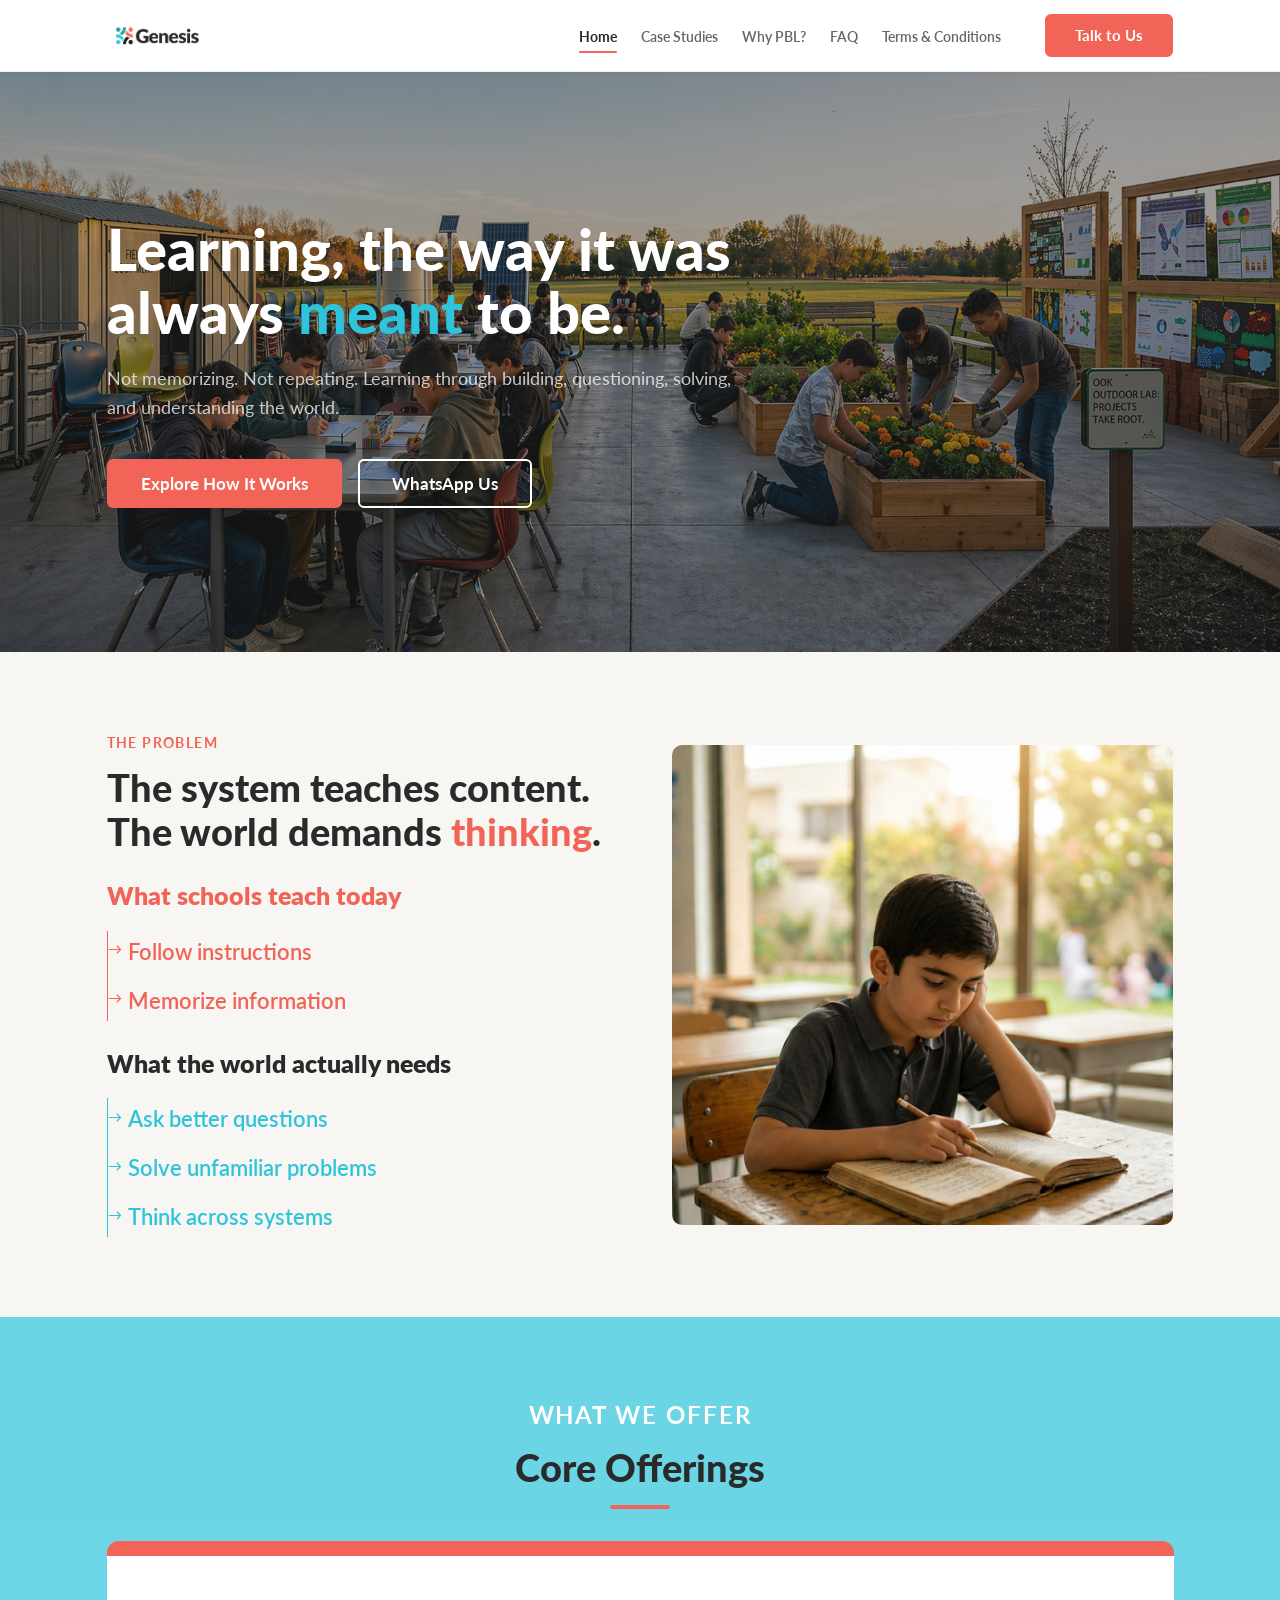
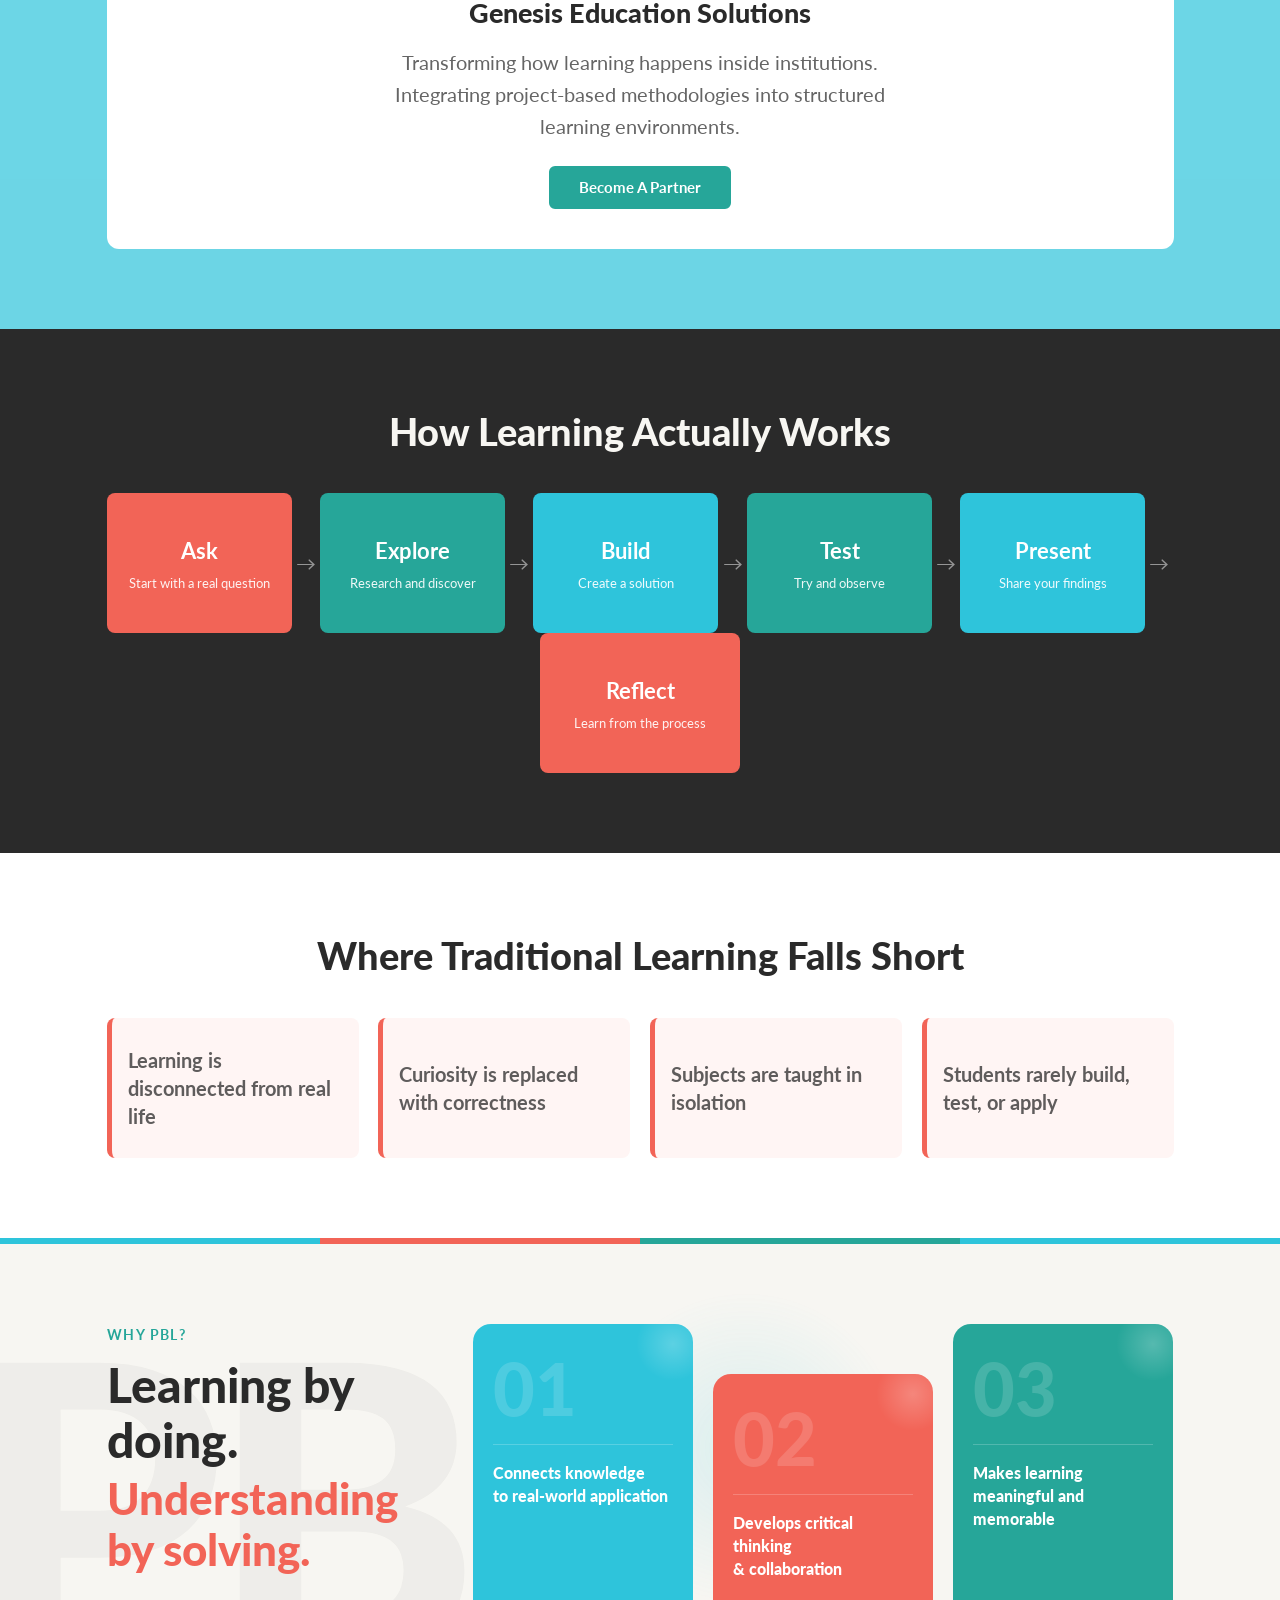
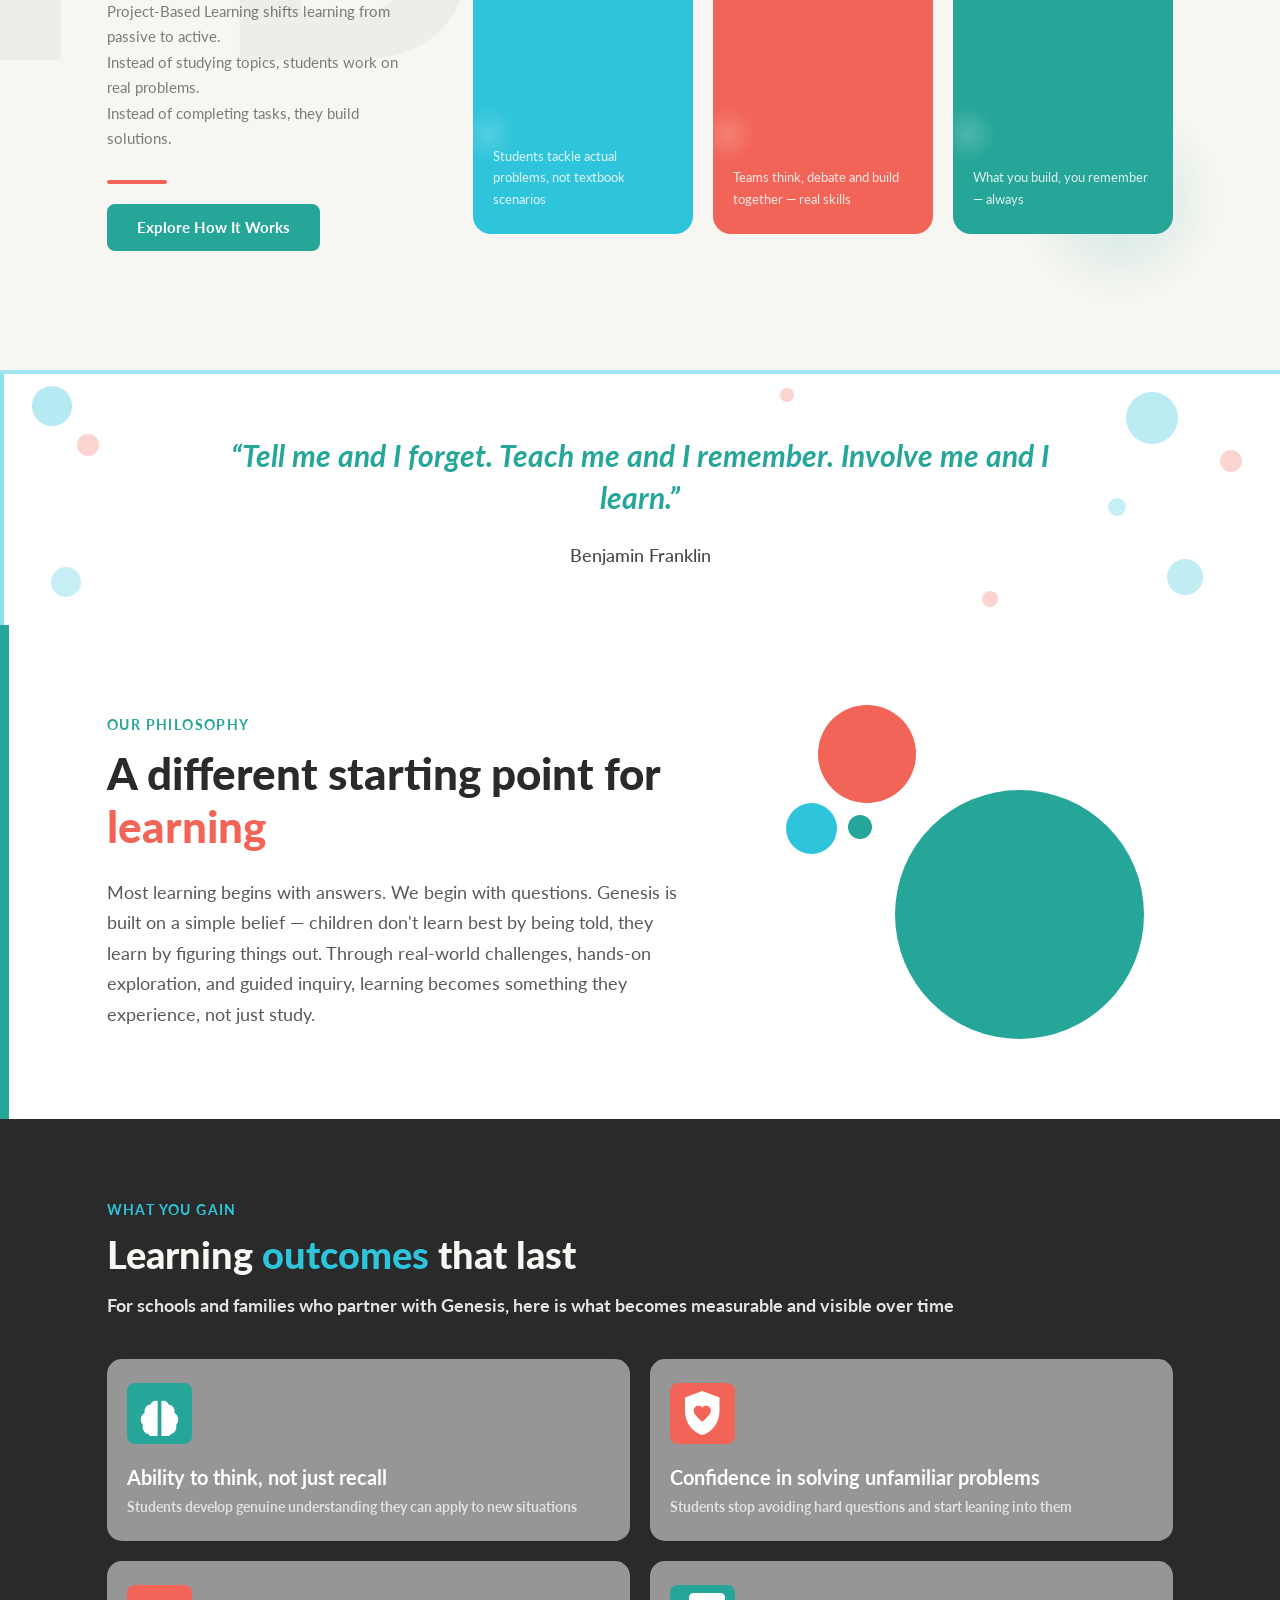
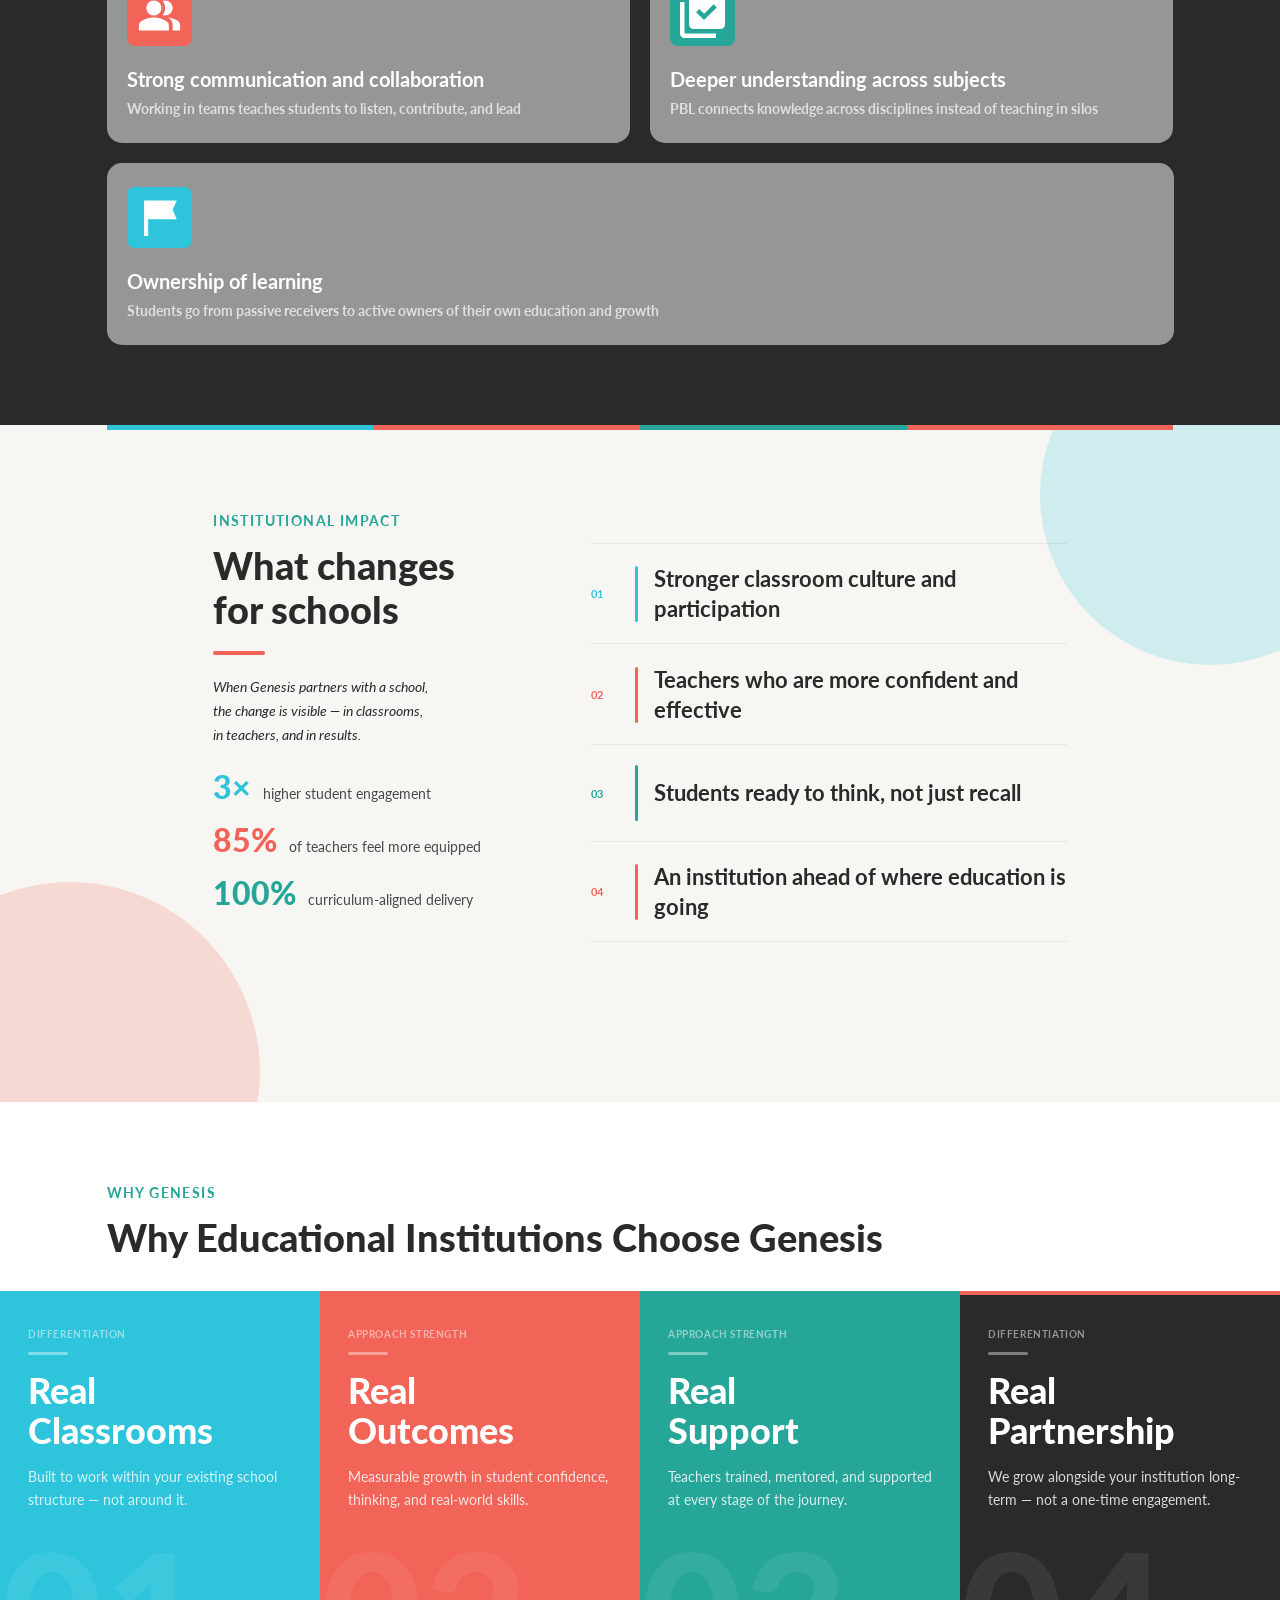
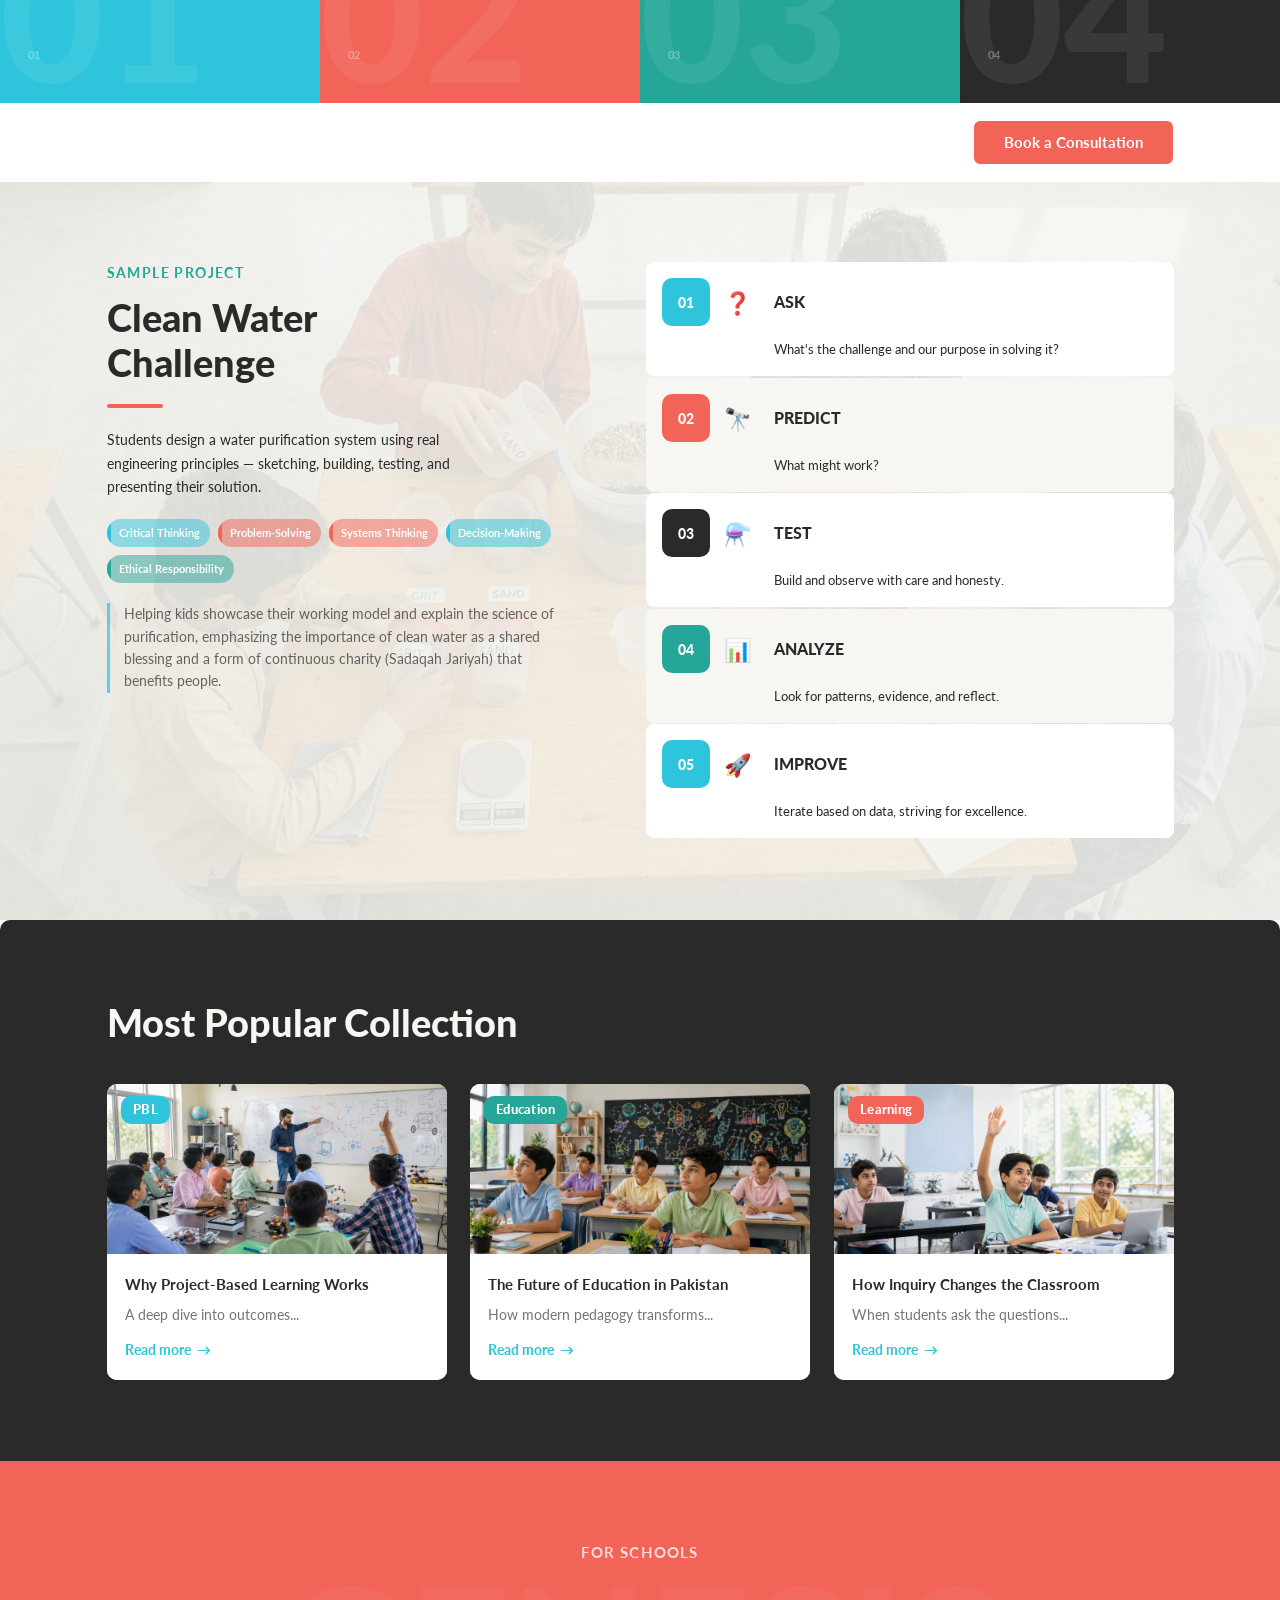
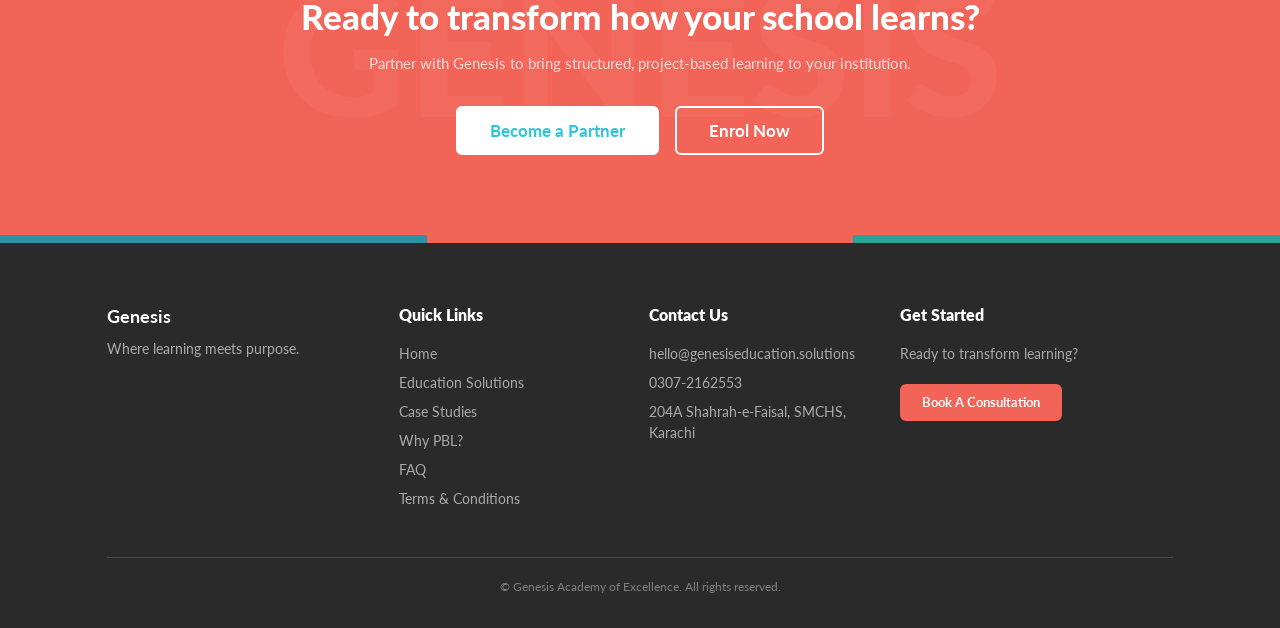
<file: index.html>
<!DOCTYPE html>
<html lang="en">
<head>
  <meta charset="UTF-8">
  <meta name="viewport" content="width=device-width, initial-scale=1">
  <title>Genesis Education | Learning the Way It Was Always Meant to Be</title>
  <meta name="description" content="Genesis Education transforms how learning happens through project-based methodologies. Empowering institutions and students across Pakistan.">
  <link rel="icon" href="assets/images/favicon.svg" type="image/svg+xml">
  <link rel="preconnect" href="https://fonts.googleapis.com">
  <link rel="preconnect" href="https://fonts.gstatic.com" crossorigin>
  <link href="https://fonts.googleapis.com/css2?family=Lato:ital,wght@0,300;0,400;0,700;0,900;1,400&display=swap" rel="stylesheet">
  <link rel="stylesheet" href="css/styles.css">
</head>
<body>

<!-- ── NAVIGATION ── -->
<header class="site-header">
  <nav class="nav" aria-label="Main navigation">
    <a class="nav__logo" href="index.html"><img src="assets/images/logo.png" alt="Genesis Education" class="nav__logo-img"></a>
    <button class="nav__toggle" aria-label="Toggle navigation" aria-expanded="false">
      <span></span><span></span><span></span>
    </button>
    <ul class="nav__links">
      <li><a href="index.html" aria-current="page">Home</a></li>
      <li><a href="case-studies.html">Case Studies</a></li>
      <li><a href="why-pbl.html">Why PBL?</a></li>
      <li><a href="faq.html">FAQ</a></li>
      <li><a href="terms.html">Terms &amp; Conditions</a></li>
    </ul>
    <a class="btn btn--coral nav__cta" href="contact.html">Talk to Us</a>
  </nav>
</header>

<main>

  <!-- ── HERO ── -->
  <section class="hero">
    <img class="hero__bg" src="assets/images/hero-home.jpg" alt="">
    <div class="hero__content">
      <h1 class="hero__title">
        Learning, the way it was always <span class="text-teal">meant</span> to be.
      </h1>
      <p class="hero__subtitle">
        Not memorizing. Not repeating. Learning through building, questioning, solving, and understanding the world.
      </p>
      <div class="hero__actions">
        <a href="why-pbl.html" class="btn btn--coral btn--lg">Explore How It Works</a>
        <a href="https://wa.me/923072162553" target="_blank" rel="noopener" class="btn btn--outline btn--lg">WhatsApp Us</a>
      </div>
    </div>
  </section>

  <!-- ── THE PROBLEM ── -->
  <section class="section section--off-white">
    <div class="problem-layout">
      <div>
        <span class="overline overline--coral">The Problem</span>
        <h2>The system teaches content. The world demands <span class="text-coral">thinking</span>.</h2>
        <br>
        <p class="problem-col__label problem-col__label--coral">What schools teach today</p>
        <ul class="problem-list problem-list--coral" style="color:var(--coral);">
          <li>Follow instructions</li>
          <li>Memorize information</li>
        </ul>
        <br>
        <p class="problem-col__label problem-col__label--dark">What the world actually needs</p>
        <ul class="problem-list problem-list--teal">
          <li>Ask better questions</li>
          <li>Solve unfamiliar problems</li>
          <li>Think across systems</li>
        </ul>
      </div>
      <div class="problem-photo">
        <img src="assets/images/problem-photo.jpg" alt="Student engaged in deep thinking">
      </div>
    </div>
  </section>

  <!-- ── CORE OFFERINGS ── -->
  <section class="section" style="background:rgba(46,196,219,0.7);">
    <div style="text-align:center;">
      <span class="overline overline--white-full" style="font-size:1.5rem;letter-spacing:0.08em;">WHAT WE OFFER</span>
      <h2 style="color:var(--charcoal);">Core Offerings</h2>
      <div style="width:60px;height:4px;background:var(--coral);border-radius:2px;margin:1rem auto 2rem;"></div>
    </div>
    <div class="offerings-card">
      <h3>Genesis Education Solutions</h3>
      <p>Transforming how learning happens inside institutions. Integrating project-based methodologies into structured learning environments.</p>
      <a href="contact.html" class="btn btn--deep-teal">Become A Partner</a>
    </div>
  </section>

  <!-- ── HOW LEARNING ACTUALLY WORKS ── -->
  <section class="section section--dark" id="how-it-works">
    <div style="text-align:center;margin-bottom:2.5rem;">
      <h2 style="color:var(--off-white);">How Learning Actually Works</h2>
    </div>
    <div class="learning-steps">
      <div class="step-box step-box--coral">
        <span class="step-box__num">Ask</span>
        <span class="step-box__desc">Start with a real question</span>
      </div>
      <span class="step-arrow" aria-hidden="true">→</span>
      <div class="step-box step-box--green">
        <span class="step-box__num">Explore</span>
        <span class="step-box__desc">Research and discover</span>
      </div>
      <span class="step-arrow" aria-hidden="true">→</span>
      <div class="step-box step-box--teal">
        <span class="step-box__num">Build</span>
        <span class="step-box__desc">Create a solution</span>
      </div>
      <span class="step-arrow" aria-hidden="true">→</span>
      <div class="step-box step-box--green">
        <span class="step-box__num">Test</span>
        <span class="step-box__desc">Try and observe</span>
      </div>
      <span class="step-arrow" aria-hidden="true">→</span>
      <div class="step-box step-box--teal">
        <span class="step-box__num">Present</span>
        <span class="step-box__desc">Share your findings</span>
      </div>
      <span class="step-arrow" aria-hidden="true">→</span>
      <div class="step-box step-box--coral">
        <span class="step-box__num">Reflect</span>
        <span class="step-box__desc">Learn from the process</span>
      </div>
    </div>
  </section>

  <!-- ── WHERE TRADITIONAL LEARNING FALLS SHORT ── -->
  <section class="section">
    <div style="text-align:center;margin-bottom:0;">
      <h2>Where Traditional Learning Falls Short</h2>
    </div>
    <div class="falls-short-grid">
      <div class="falls-short-card"><p>Learning is disconnected from real life</p></div>
      <div class="falls-short-card"><p>Curiosity is replaced with correctness</p></div>
      <div class="falls-short-card"><p>Subjects are taught in isolation</p></div>
      <div class="falls-short-card"><p>Students rarely build, test, or apply</p></div>
    </div>
  </section>

  <!-- ── WHY PBL? ── -->
  <section class="homepbl">

    <!-- 4-stripe top border: teal | coral | deep-teal | teal -->
    <div class="homepbl__stripes" aria-hidden="true">
      <span></span><span></span><span></span><span></span>
    </div>

    <!-- Giant "PBL" watermark behind text -->
    <span class="homepbl__watermark" aria-hidden="true">PBL</span>

    <!-- Decorative blobs -->
    <span class="homepbl__blob homepbl__blob--1" aria-hidden="true"></span>
    <span class="homepbl__blob homepbl__blob--2" aria-hidden="true"></span>

    <div class="homepbl__layout">

      <!-- LEFT: text -->
      <div class="homepbl__text">
        <span class="overline overline--deep-teal">WHY PBL?</span>
        <h2 class="homepbl__title">Learning by doing.</h2>
        <h2 class="homepbl__title homepbl__title--coral">Understanding by solving.</h2>
        <p class="homepbl__body">
          Project-Based Learning shifts learning from passive to active.<br>
          Instead of studying topics, students work on real problems.<br>
          Instead of completing tasks, they build solutions.
        </p>
        <div class="homepbl__accent" aria-hidden="true"></div>
        <a href="why-pbl.html" class="btn btn--deep-teal homepbl__btn">Explore How It Works</a>
      </div>

      <!-- RIGHT: 3 staggered cards -->
      <div class="homepbl__cards">
        <article class="homepbl__card homepbl__card--teal">
          <span class="homepbl__card-deco homepbl__card-deco--tr" aria-hidden="true"></span>
          <span class="homepbl__card-num">01</span>
          <hr class="homepbl__card-divider">
          <p class="homepbl__card-title">Connects knowledge<br>to real-world application</p>
          <span class="homepbl__card-deco homepbl__card-deco--bl" aria-hidden="true"></span>
          <p class="homepbl__card-body">Students tackle actual problems, not textbook scenarios</p>
        </article>

        <article class="homepbl__card homepbl__card--coral homepbl__card--offset">
          <span class="homepbl__card-deco homepbl__card-deco--tr" aria-hidden="true"></span>
          <span class="homepbl__card-num">02</span>
          <hr class="homepbl__card-divider">
          <p class="homepbl__card-title">Develops critical thinking<br>&amp; collaboration</p>
          <span class="homepbl__card-deco homepbl__card-deco--bl" aria-hidden="true"></span>
          <p class="homepbl__card-body">Teams think, debate and build together — real skills</p>
        </article>

        <article class="homepbl__card homepbl__card--green">
          <span class="homepbl__card-deco homepbl__card-deco--tr" aria-hidden="true"></span>
          <span class="homepbl__card-num">03</span>
          <hr class="homepbl__card-divider">
          <p class="homepbl__card-title">Makes learning<br>meaningful and memorable</p>
          <span class="homepbl__card-deco homepbl__card-deco--bl" aria-hidden="true"></span>
          <p class="homepbl__card-body">What you build, you remember — always</p>
        </article>
      </div>

    </div>
  </section>

  <!-- ── BEN FRANKLIN QUOTE ── -->
  <section class="quote-section">
    <!-- light pastel 4-stripe top -->
    <div class="quote-section__stripes" aria-hidden="true">
      <span></span><span></span><span></span><span></span>
    </div>
    <div class="quote-section__bar" aria-hidden="true"></div>

    <!-- Scattered decorative circles -->
    <span class="quote-dot quote-dot--1" aria-hidden="true"></span>
    <span class="quote-dot quote-dot--2" aria-hidden="true"></span>
    <span class="quote-dot quote-dot--3" aria-hidden="true"></span>
    <span class="quote-dot quote-dot--4" aria-hidden="true"></span>
    <span class="quote-dot quote-dot--5" aria-hidden="true"></span>
    <span class="quote-dot quote-dot--6" aria-hidden="true"></span>
    <span class="quote-dot quote-dot--7" aria-hidden="true"></span>
    <span class="quote-dot quote-dot--8" aria-hidden="true"></span>
    <span class="quote-dot quote-dot--9" aria-hidden="true"></span>

    <blockquote class="quote-section__quote">
      <p class="quote-section__text">
        &ldquo;Tell me and I forget. Teach me and I remember. Involve me and I learn.&rdquo;
      </p>
      <footer class="quote-section__author">Benjamin Franklin</footer>
    </blockquote>
  </section>

  <!-- ── OUR PHILOSOPHY ── -->
  <section class="philosophy">
    <div class="philosophy__bar" aria-hidden="true"></div>
    <div class="philosophy__inner">
      <div class="philosophy__text">
        <span class="overline overline--deep-teal">OUR PHILOSOPHY</span>
        <h2 class="philosophy__title">A different starting point for <span class="text-coral">learning</span></h2>
        <p class="philosophy__body">
          Most learning begins with answers. We begin with questions. Genesis is built on a simple belief — children don't learn best by being told, they learn by figuring things out. Through real-world challenges, hands-on exploration, and guided inquiry, learning becomes something they experience, not just study.
        </p>
      </div>
      <div class="philosophy__graphic">
        <img src="assets/images/philosophy.svg" alt="" aria-hidden="true">
      </div>
    </div>
  </section>

  <!-- ── LEARNING OUTCOMES ── -->
  <section class="section section--dark">
    <span class="overline overline--teal">WHAT YOU GAIN</span>
    <h2 style="color:var(--off-white);">Learning <span class="text-teal">outcomes</span> that last</h2>
    <p style="color:rgba(255,255,255,0.87);font-size:1.125rem;font-weight:700;margin-top:1rem;max-width:1064px;">
      For schools and families who partner with Genesis, here is what becomes measurable and visible over time
    </p>
    <div class="outcomes-grid">
      <div class="outcome-tile">
        <div class="outcome-tile__icon-wrap outcome-tile__icon-wrap--green">
          <img src="assets/images/outcome-think.svg" alt="" class="outcome-tile__icon-img">
        </div>
        <p class="outcome-tile__title">Ability to think, not just recall</p>
        <p class="outcome-tile__body">Students develop genuine understanding they can apply to new situations</p>
      </div>
      <div class="outcome-tile">
        <div class="outcome-tile__icon-wrap outcome-tile__icon-wrap--coral">
          <img src="assets/images/outcome-confidence.svg" alt="" class="outcome-tile__icon-img">
        </div>
        <p class="outcome-tile__title">Confidence in solving unfamiliar problems</p>
        <p class="outcome-tile__body">Students stop avoiding hard questions and start leaning into them</p>
      </div>
      <div class="outcome-tile">
        <div class="outcome-tile__icon-wrap outcome-tile__icon-wrap--coral">
          <img src="assets/images/outcome-communication.svg" alt="" class="outcome-tile__icon-img">
        </div>
        <p class="outcome-tile__title">Strong communication and collaboration</p>
        <p class="outcome-tile__body">Working in teams teaches students to listen, contribute, and lead</p>
      </div>
      <div class="outcome-tile">
        <div class="outcome-tile__icon-wrap outcome-tile__icon-wrap--green">
          <img src="assets/images/outcome-deeper.svg" alt="" class="outcome-tile__icon-img">
        </div>
        <p class="outcome-tile__title">Deeper understanding across subjects</p>
        <p class="outcome-tile__body">PBL connects knowledge across disciplines instead of teaching in silos</p>
      </div>
      <div class="outcome-tile outcome-tile--full">
        <div class="outcome-tile__icon-wrap outcome-tile__icon-wrap--teal">
          <img src="assets/images/outcome-ownership.svg" alt="" class="outcome-tile__icon-img">
        </div>
        <p class="outcome-tile__title">Ownership of learning</p>
        <p class="outcome-tile__body">Students go from passive receivers to active owners of their own education and growth</p>
      </div>
    </div>
  </section>

  <!-- ── INSTITUTIONAL IMPACT ── -->
  <section class="section section--off-white impact-section">
    <!-- 4-color top stripe -->
    <div class="impact-stripes" aria-hidden="true">
      <span></span><span></span><span></span><span></span>
    </div>

    <!-- Decorative background circles -->
    <span class="impact-deco impact-deco--bl" aria-hidden="true"></span>
    <span class="impact-deco impact-deco--tr" aria-hidden="true"></span>

    <div class="impact-inner">
      <span class="overline overline--deep-teal">INSTITUTIONAL IMPACT</span>
      <div class="impact-layout">
        <div>
          <h2 class="impact-title">What changes<br>for schools</h2>
          <div class="impact-accent" aria-hidden="true"></div>
          <p class="impact-italic">When Genesis partners with a school,<br>the change is visible — in classrooms,<br>in teachers, and in results.</p>
          <div class="impact-stat impact-stat--teal">
            <span class="impact-stat__num">3×</span>
            <span class="impact-stat__label">higher student engagement</span>
          </div>
          <div class="impact-stat impact-stat--coral">
            <span class="impact-stat__num">85%</span>
            <span class="impact-stat__label">of teachers feel more equipped</span>
          </div>
          <div class="impact-stat impact-stat--green">
            <span class="impact-stat__num">100%</span>
            <span class="impact-stat__label">curriculum-aligned delivery</span>
          </div>
        </div>
        <div>
          <div class="impact-items">
            <div class="impact-item impact-item--teal">
              <span class="impact-item__ord">01</span>
              <div class="impact-item__bar"></div>
              <p class="impact-item__text">Stronger classroom culture and participation</p>
            </div>
            <div class="impact-item impact-item--coral">
              <span class="impact-item__ord">02</span>
              <div class="impact-item__bar"></div>
              <p class="impact-item__text">Teachers who are more confident and effective</p>
            </div>
            <div class="impact-item impact-item--green">
              <span class="impact-item__ord">03</span>
              <div class="impact-item__bar"></div>
              <p class="impact-item__text">Students ready to think, not just recall</p>
            </div>
            <div class="impact-item impact-item--coral">
              <span class="impact-item__ord">04</span>
              <div class="impact-item__bar"></div>
              <p class="impact-item__text">An institution ahead of where education is going</p>
            </div>
          </div>
        </div>
      </div>
    </div>
  </section>

  <!-- ── WHY EDUCATIONAL INSTITUTIONS CHOOSE GENESIS ── -->
  <section style="background:var(--white);">
    <div style="background:var(--white);padding:80px var(--page-pad) 0;">
      <span class="overline overline--deep-teal">WHY GENESIS</span>
      <h2>Why Educational Institutions Choose Genesis</h2>
    </div>
    <div style="display:flex;height:4px;margin-top:2rem;">
      <span style="flex:1;background:var(--teal);"></span>
      <span style="flex:1;background:var(--coral);"></span>
      <span style="flex:1;background:var(--deep-teal);"></span>
      <span style="flex:1;background:var(--coral);"></span>
    </div>
    <div class="why-genesis-grid">
      <div class="wg-col wg-col--teal">
        <span class="wg-col__label">DIFFERENTIATION</span>
        <div class="wg-col__accent"></div>
        <h3 class="wg-col__title">Real<br>Classrooms</h3>
        <p class="wg-col__body">Built to work within your existing school structure — not around it.</p>
        <span class="wg-col__num">01</span>
        <span class="wg-col__watermark" aria-hidden="true">01</span>
      </div>
      <div class="wg-col wg-col--coral">
        <span class="wg-col__label">APPROACH STRENGTH</span>
        <div class="wg-col__accent"></div>
        <h3 class="wg-col__title">Real<br>Outcomes</h3>
        <p class="wg-col__body">Measurable growth in student confidence, thinking, and real-world skills.</p>
        <span class="wg-col__num">02</span>
        <span class="wg-col__watermark" aria-hidden="true">02</span>
      </div>
      <div class="wg-col wg-col--green">
        <span class="wg-col__label">APPROACH STRENGTH</span>
        <div class="wg-col__accent"></div>
        <h3 class="wg-col__title">Real<br>Support</h3>
        <p class="wg-col__body">Teachers trained, mentored, and supported at every stage of the journey.</p>
        <span class="wg-col__num">03</span>
        <span class="wg-col__watermark" aria-hidden="true">03</span>
      </div>
      <div class="wg-col wg-col--dark">
        <span class="wg-col__label">DIFFERENTIATION</span>
        <div class="wg-col__accent"></div>
        <h3 class="wg-col__title">Real<br>Partnership</h3>
        <p class="wg-col__body">We grow alongside your institution long-term — not a one-time engagement.</p>
        <span class="wg-col__num">04</span>
        <span class="wg-col__watermark" aria-hidden="true">04</span>
      </div>
    </div>
    <div class="wg-cta-bar">
      <a href="contact.html" class="btn btn--coral">Book a Consultation</a>
    </div>
  </section>

  <!-- ── SAMPLE PROJECT — CLEAN WATER CHALLENGE ── -->
  <section class="section sample-project-section">
    <div class="sample-layout">
      <div>
        <span class="overline overline--deep-teal">SAMPLE PROJECT</span>
        <h2>Clean Water<br>Challenge</h2>
        <div style="width:56px;height:4px;background:var(--coral);border-radius:2px;margin:1.25rem 0;"></div>
        <p style="font-size:0.875rem;line-height:1.7;color:var(--charcoal);max-width:400px;">
          Students design a water purification system using real engineering principles — sketching, building, testing, and presenting their solution.
        </p>
        <div class="skill-pills">
          <span class="skill-pill skill-pill--teal"><span class="skill-pill__bar"></span><span class="skill-pill__text">Critical Thinking</span></span>
          <span class="skill-pill skill-pill--coral"><span class="skill-pill__bar"></span><span class="skill-pill__text">Problem-Solving</span></span>
          <span class="skill-pill skill-pill--coral"><span class="skill-pill__bar"></span><span class="skill-pill__text">Systems Thinking</span></span>
          <span class="skill-pill skill-pill--teal"><span class="skill-pill__bar"></span><span class="skill-pill__text">Decision-Making</span></span>
          <span class="skill-pill skill-pill--green"><span class="skill-pill__bar"></span><span class="skill-pill__text">Ethical Responsibility</span></span>
        </div>
        <p class="project-caption">
          Helping kids showcase their working model and explain the science of purification, emphasizing the importance of clean water as a shared blessing and a form of continuous charity (Sadaqah Jariyah) that benefits people.
        </p>
      </div>
      <div class="project-steps">
        <div class="project-step">
          <div class="project-step__badge badge--teal">01</div>
          <span class="project-step__emoji">❓</span>
          <span class="project-step__title">ASK</span>
          <p class="project-step__desc">What's the challenge and our purpose in solving it?</p>
        </div>
        <div class="project-step" style="background:var(--off-white);">
          <div class="project-step__badge badge--coral">02</div>
          <span class="project-step__emoji">🔭</span>
          <span class="project-step__title">PREDICT</span>
          <p class="project-step__desc">What might work?</p>
        </div>
        <div class="project-step">
          <div class="project-step__badge badge--dark">03</div>
          <span class="project-step__emoji">⚗️</span>
          <span class="project-step__title">TEST</span>
          <p class="project-step__desc">Build and observe with care and honesty.</p>
        </div>
        <div class="project-step" style="background:var(--off-white);">
          <div class="project-step__badge badge--green">04</div>
          <span class="project-step__emoji">📊</span>
          <span class="project-step__title">ANALYZE</span>
          <p class="project-step__desc">Look for patterns, evidence, and reflect.</p>
        </div>
        <div class="project-step">
          <div class="project-step__badge badge--teal">05</div>
          <span class="project-step__emoji">🚀</span>
          <span class="project-step__title">IMPROVE</span>
          <p class="project-step__desc">Iterate based on data, striving for excellence.</p>
        </div>
      </div>
    </div>
  </section>

  <!-- ── MOST POPULAR COLLECTION ── -->
  <section class="section popular-section">
    <h2 class="popular-section__title">Most Popular Collection</h2>
    <div class="popular-cards">

      <article class="popular-card">
        <div class="popular-card__media">
          <img src="assets/images/blog-1.jpg" alt="Why Project-Based Learning Works">
          <span class="popular-card__tag popular-card__tag--teal">PBL</span>
        </div>
        <div class="popular-card__body">
          <h3 class="popular-card__title">Why Project-Based Learning Works</h3>
          <p class="popular-card__excerpt">A deep dive into outcomes...</p>
          <a href="why-pbl.html" class="popular-card__link">Read more <span aria-hidden="true">→</span></a>
        </div>
      </article>

      <article class="popular-card">
        <div class="popular-card__media">
          <img src="assets/images/blog-2.jpg" alt="The Future of Education in Pakistan">
          <span class="popular-card__tag popular-card__tag--green">Education</span>
        </div>
        <div class="popular-card__body">
          <h3 class="popular-card__title">The Future of Education in Pakistan</h3>
          <p class="popular-card__excerpt">How modern pedagogy transforms...</p>
          <a href="case-studies.html" class="popular-card__link">Read more <span aria-hidden="true">→</span></a>
        </div>
      </article>

      <article class="popular-card">
        <div class="popular-card__media">
          <img src="assets/images/blog-3.jpg" alt="How Inquiry Changes the Classroom">
          <span class="popular-card__tag popular-card__tag--coral">Learning</span>
        </div>
        <div class="popular-card__body">
          <h3 class="popular-card__title">How Inquiry Changes the Classroom</h3>
          <p class="popular-card__excerpt">When students ask the questions...</p>
          <a href="why-pbl.html" class="popular-card__link">Read more <span aria-hidden="true">→</span></a>
        </div>
      </article>

    </div>
  </section>

  <!-- ── CALL TO ACTION ── -->
  <section class="cta-banner">
    <span class="cta-banner__watermark" aria-hidden="true">GENESIS</span>
    <p class="cta-banner__label">FOR SCHOOLS</p>
    <h2>Ready to transform how your school learns?</h2>
    <p>Partner with Genesis to bring structured, project-based learning to your institution.</p>
    <div class="cta-banner__actions">
      <a href="contact.html" class="btn btn--white btn--lg">Become a Partner</a>
      <a href="contact.html" class="btn btn--outline btn--lg">Enrol Now</a>
    </div>
  </section>

</main>

<!-- ── FOOTER ── -->
<footer class="footer">
  <div class="footer__stripe">
    <span class="footer__stripe-teal"></span>
    <span class="footer__stripe-coral"></span>
    <span class="footer__stripe-green"></span>
  </div>
  <div class="footer__inner">
    <div class="footer__brand">
      <strong>Genesis</strong>
      <p>Where learning meets purpose.</p>
    </div>
    <div class="footer__col">
      <h4>Quick Links</h4>
      <ul>
        <li><a href="index.html">Home</a></li>
        <li><a href="education-solutions.html">Education Solutions</a></li>
        <li><a href="case-studies.html">Case Studies</a></li>
        <li><a href="why-pbl.html">Why PBL?</a></li>
        <li><a href="faq.html">FAQ</a></li>
        <li><a href="terms.html">Terms &amp; Conditions</a></li>
      </ul>
    </div>
    <div class="footer__col">
      <h4>Contact Us</h4>
      <p>hello@genesiseducation.solutions</p>
      <p><a href="tel:+923072162553">0307-2162553</a></p>
      <p>204A Shahrah-e-Faisal, SMCHS, Karachi</p>
    </div>
    <div class="footer__col">
      <h4>Get Started</h4>
      <p>Ready to transform learning?</p>
      <a href="contact.html" class="btn btn--coral">Book A Consultation</a>
    </div>
  </div>
  <div class="footer__bottom">
    <hr>
    <p>© Genesis Academy of Excellence. All rights reserved.</p>
  </div>
</footer>

<script src="js/main.js"></script>
</body>
</html>
</file>
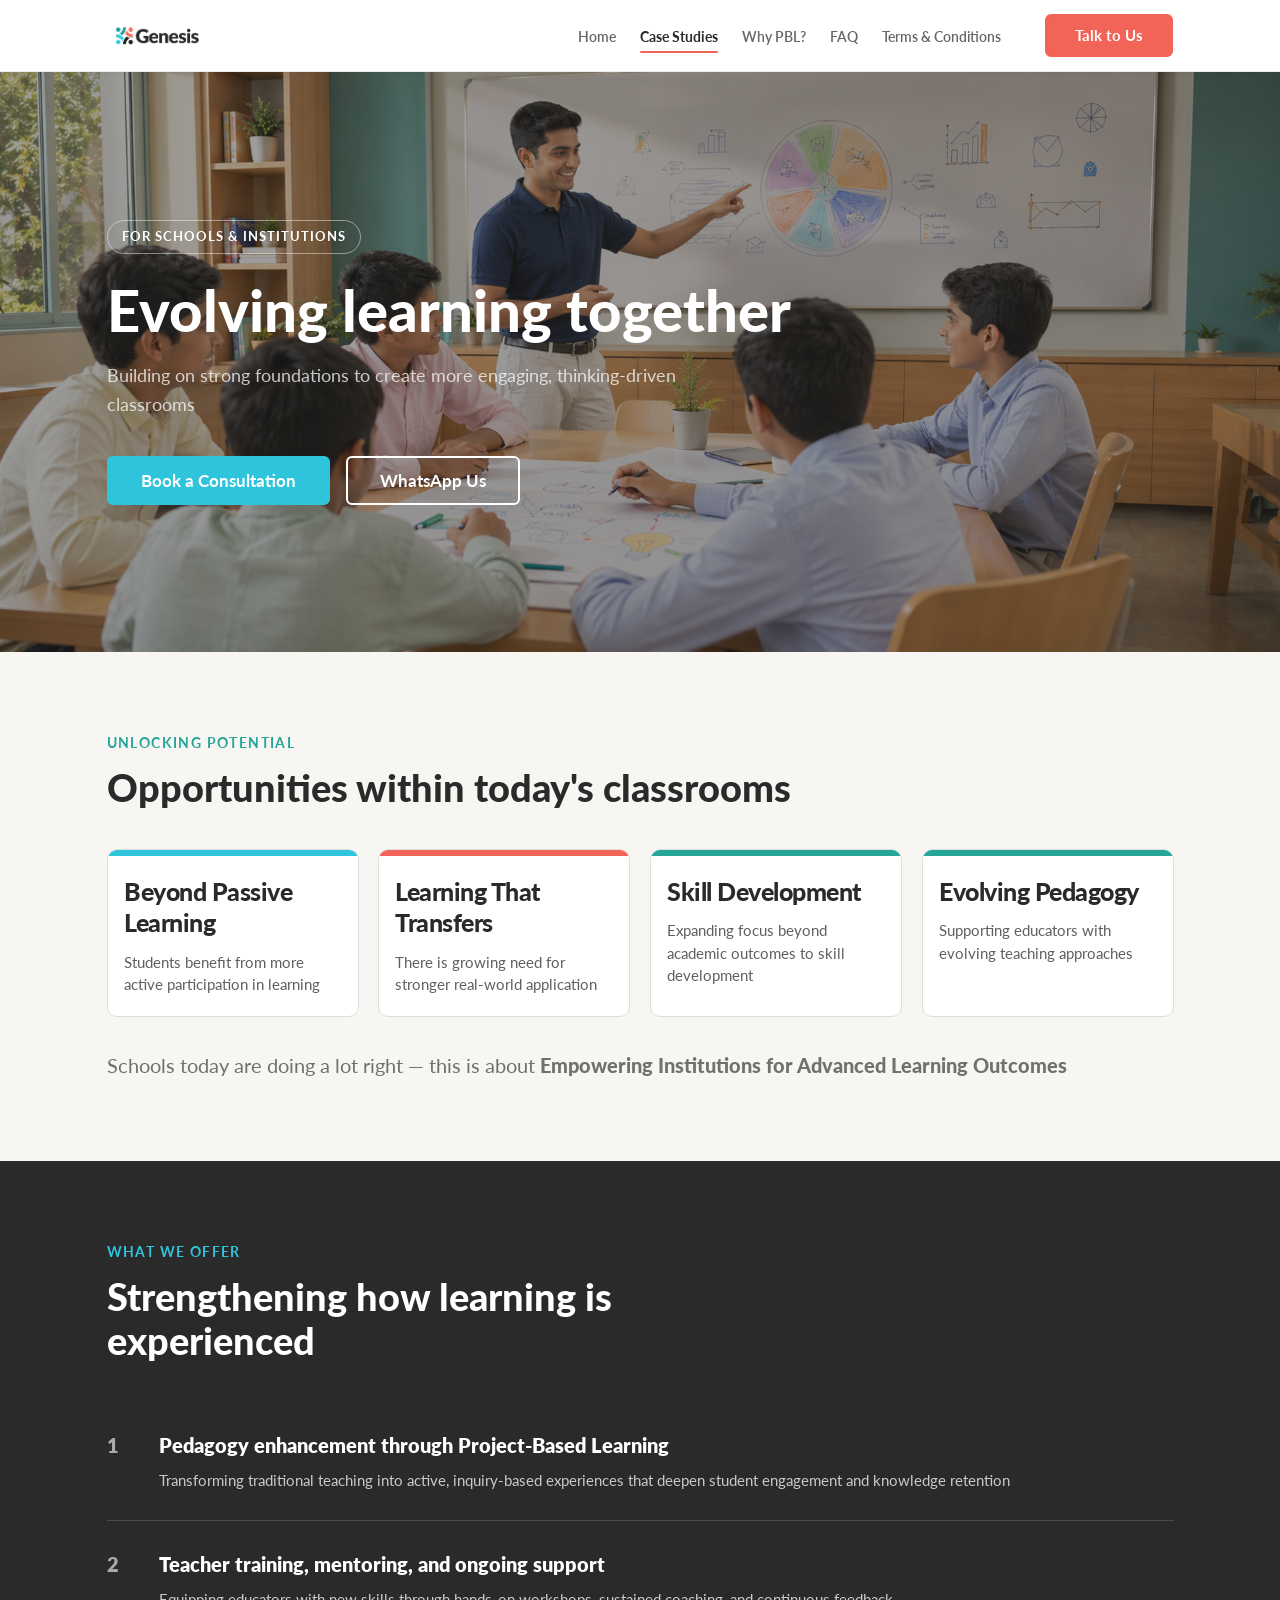
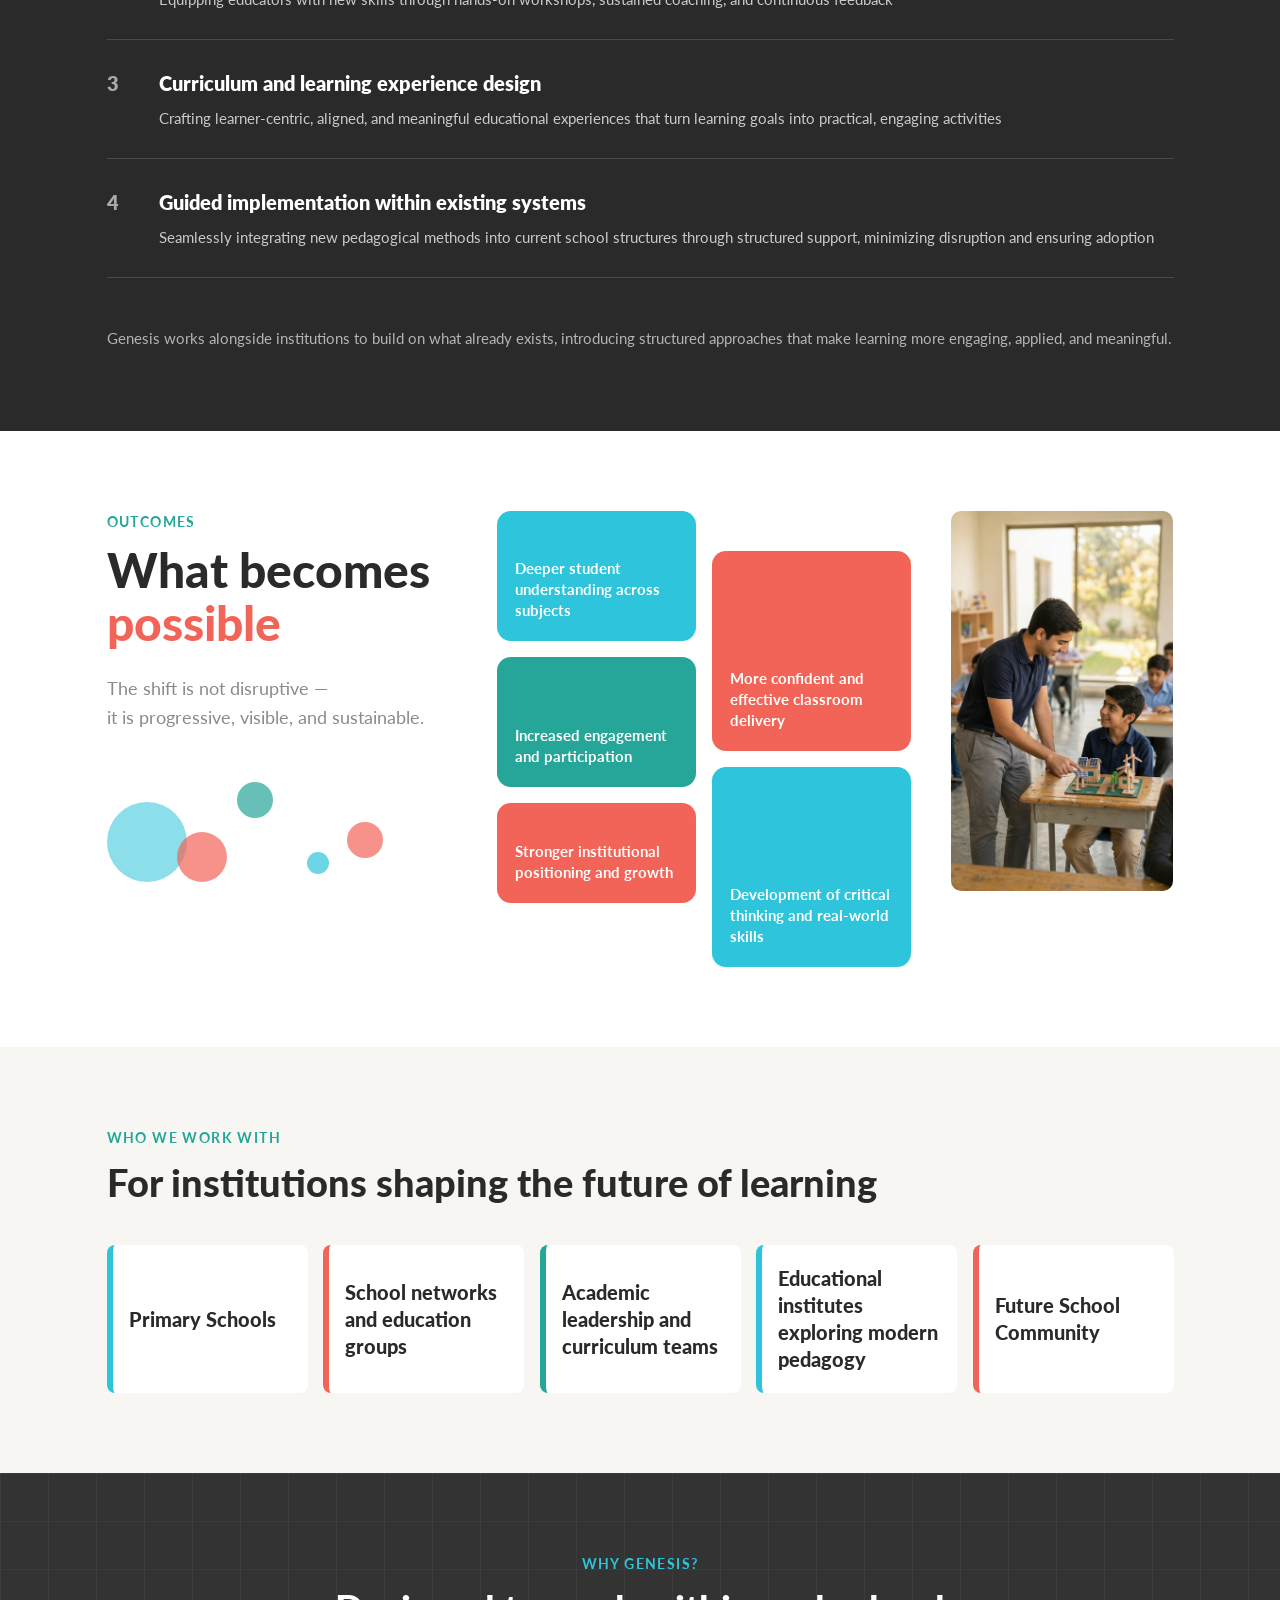
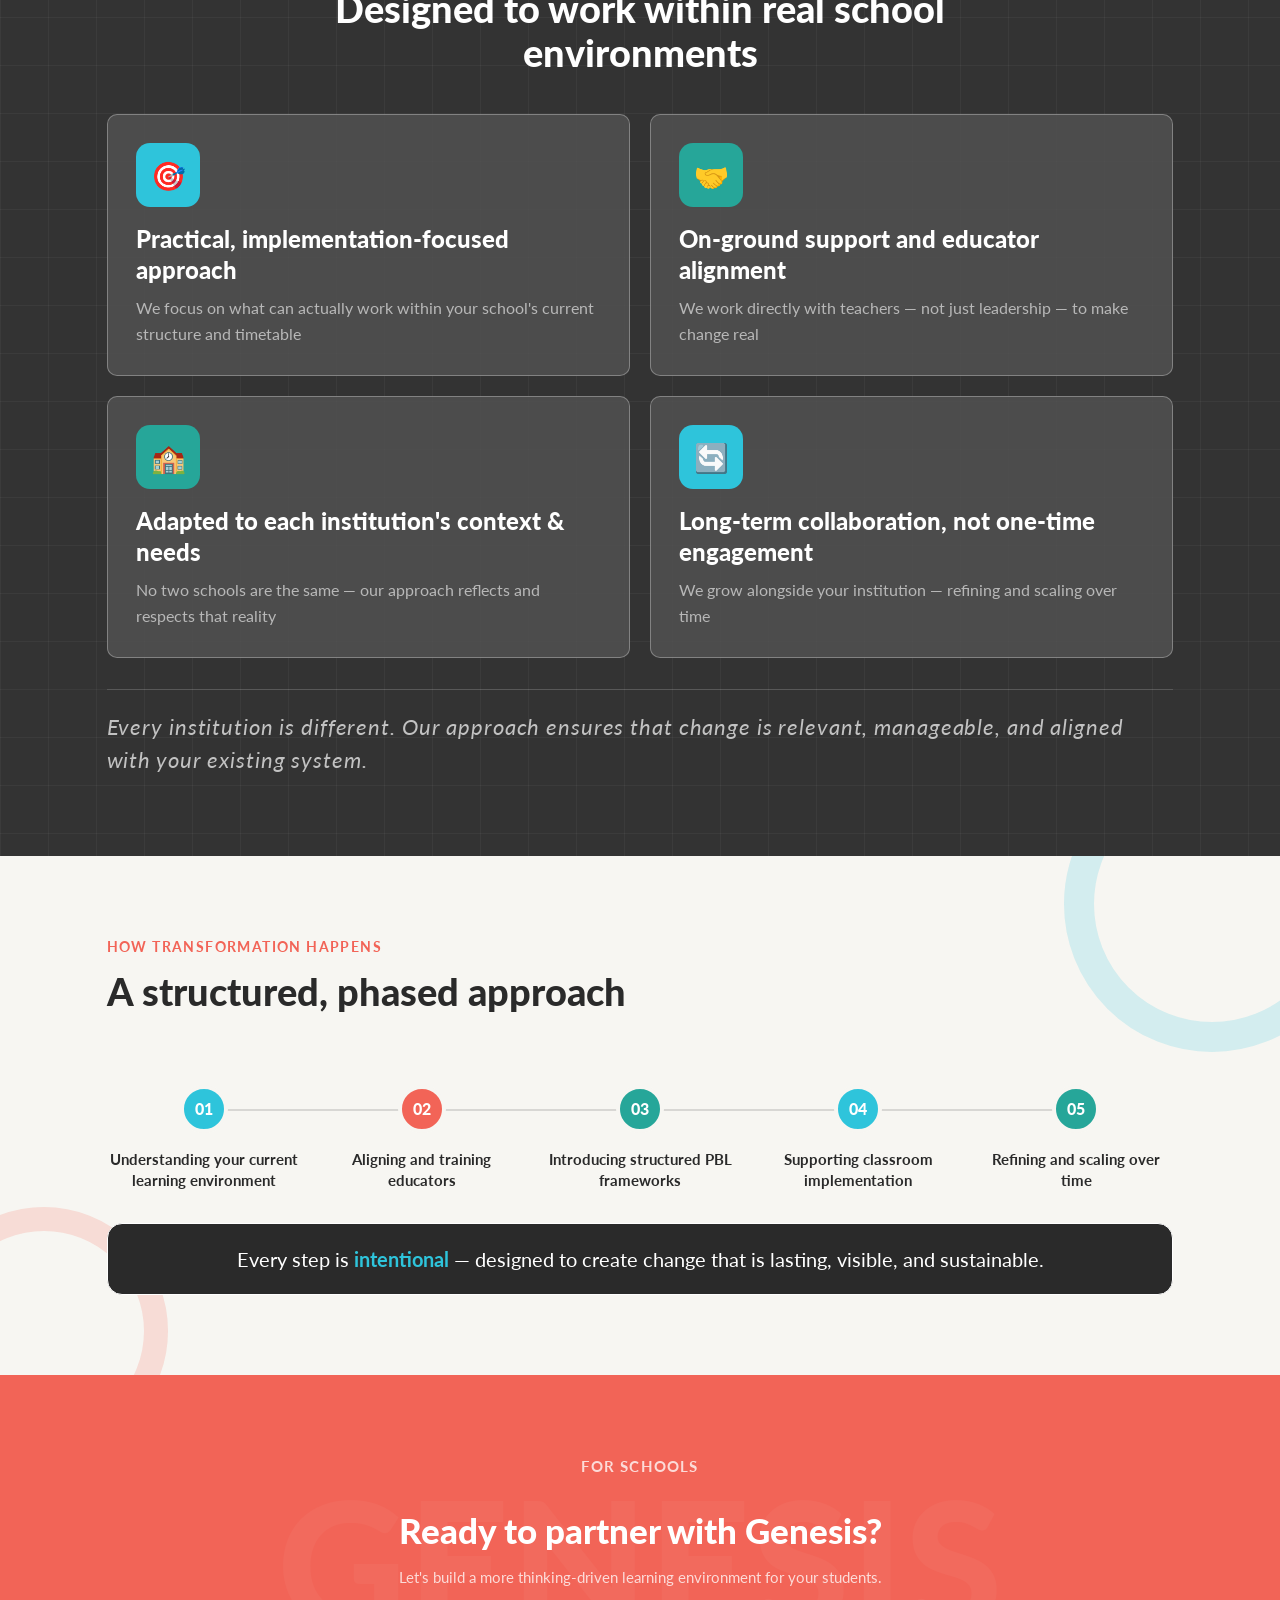
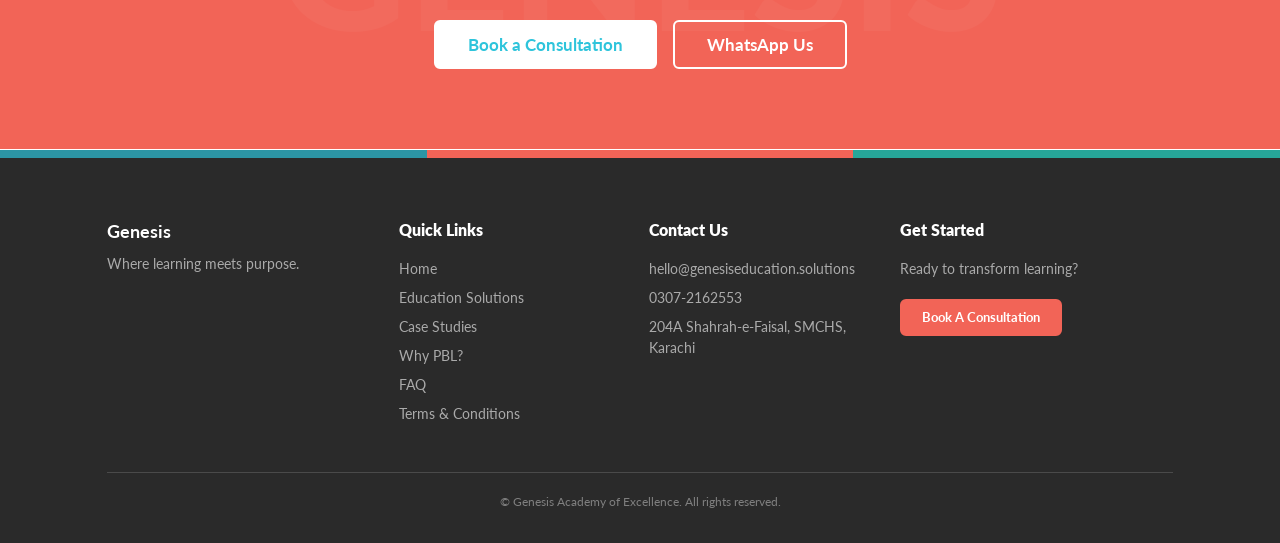
<file: case-studies.html>
<!DOCTYPE html>
<html lang="en">
<head>
  <meta charset="UTF-8">
  <meta name="viewport" content="width=device-width, initial-scale=1">
  <title>Case Studies | Genesis Education</title>
  <meta name="description" content="See how Genesis Education partners with schools to transform learning through structured, project-based methodologies.">
  <link rel="icon" href="assets/images/favicon.svg" type="image/svg+xml">
  <link rel="preconnect" href="https://fonts.googleapis.com">
  <link rel="preconnect" href="https://fonts.gstatic.com" crossorigin>
  <link href="https://fonts.googleapis.com/css2?family=Lato:ital,wght@0,300;0,400;0,700;0,900;1,400&display=swap" rel="stylesheet">
  <link rel="stylesheet" href="css/styles.css">
</head>
<body>

<!-- ── NAVIGATION ── -->
<header class="site-header">
  <nav class="nav" aria-label="Main navigation">
    <a class="nav__logo" href="index.html"><img src="assets/images/logo.png" alt="Genesis Education" class="nav__logo-img"></a>
    <button class="nav__toggle" aria-label="Toggle navigation" aria-expanded="false">
      <span></span><span></span><span></span>
    </button>
    <ul class="nav__links">
      <li><a href="index.html">Home</a></li>
      <li><a href="case-studies.html" aria-current="page">Case Studies</a></li>
      <li><a href="why-pbl.html">Why PBL?</a></li>
      <li><a href="faq.html">FAQ</a></li>
      <li><a href="terms.html">Terms &amp; Conditions</a></li>
    </ul>
    <a class="btn btn--coral nav__cta" href="contact.html">Talk to Us</a>
  </nav>
</header>

<main>

  <!-- ── HERO ── -->
  <section class="hero">
    <img class="hero__bg" src="assets/images/case-studies-hero.jpg" alt="">
    <div class="hero__content">
      <span class="hero__badge">FOR SCHOOLS &amp; INSTITUTIONS</span>
      <h1 class="hero__title">Evolving learning together</h1>
      <p class="hero__subtitle">
        Building on strong foundations to create more engaging, thinking-driven classrooms
      </p>
      <div class="hero__actions">
        <a href="contact.html" class="btn btn--teal btn--lg">Book a Consultation</a>
        <a href="https://wa.me/923072162553" target="_blank" rel="noopener" class="btn btn--outline btn--lg">WhatsApp Us</a>
      </div>
    </div>
  </section>

  <!-- ── UNLOCKING POTENTIAL ── -->
  <section class="section section--off-white">
    <span class="overline overline--deep-teal">UNLOCKING POTENTIAL</span>
    <h2>Opportunities within today's classrooms</h2>
    <div class="unlocking-grid">
      <div class="unlocking-card">
        <div class="unlocking-card__stripe unlocking-card__stripe--teal"></div>
        <div class="unlocking-card__body">
          <h3>Beyond Passive Learning</h3>
          <p>Students benefit from more active participation in learning</p>
        </div>
      </div>
      <div class="unlocking-card">
        <div class="unlocking-card__stripe unlocking-card__stripe--coral"></div>
        <div class="unlocking-card__body">
          <h3>Learning That Transfers</h3>
          <p>There is growing need for stronger real-world application</p>
        </div>
      </div>
      <div class="unlocking-card">
        <div class="unlocking-card__stripe unlocking-card__stripe--green"></div>
        <div class="unlocking-card__body">
          <h3>Skill Development</h3>
          <p>Expanding focus beyond academic outcomes to skill development</p>
        </div>
      </div>
      <div class="unlocking-card">
        <div class="unlocking-card__stripe unlocking-card__stripe--green"></div>
        <div class="unlocking-card__body">
          <h3>Evolving Pedagogy</h3>
          <p>Supporting educators with evolving teaching approaches</p>
        </div>
      </div>
    </div>
    <p class="unlocking-caption">
      Schools today are doing a lot right — this is about <strong>Empowering Institutions for Advanced Learning Outcomes</strong>
    </p>
  </section>

  <!-- ── WHAT WE OFFER ── -->
  <section class="section section--dark">
    <span class="overline overline--teal">WHAT WE OFFER</span>
    <h2 style="color:var(--white);max-width:560px;">Strengthening how learning is experienced</h2>
    <div class="offers-list" style="margin-top:2.5rem;">
      <div class="offer-item">
        <span class="offer-item__num">1</span>
        <div>
          <p class="offer-item__title">Pedagogy enhancement through Project-Based Learning</p>
          <p class="offer-item__body">Transforming traditional teaching into active, inquiry-based experiences that deepen student engagement and knowledge retention</p>
        </div>
      </div>
      <div class="offer-item">
        <span class="offer-item__num">2</span>
        <div>
          <p class="offer-item__title">Teacher training, mentoring, and ongoing support</p>
          <p class="offer-item__body">Equipping educators with new skills through hands-on workshops, sustained coaching, and continuous feedback</p>
        </div>
      </div>
      <div class="offer-item">
        <span class="offer-item__num">3</span>
        <div>
          <p class="offer-item__title">Curriculum and learning experience design</p>
          <p class="offer-item__body">Crafting learner-centric, aligned, and meaningful educational experiences that turn learning goals into practical, engaging activities</p>
        </div>
      </div>
      <div class="offer-item">
        <span class="offer-item__num">4</span>
        <div>
          <p class="offer-item__title">Guided implementation within existing systems</p>
          <p class="offer-item__body">Seamlessly integrating new pedagogical methods into current school structures through structured support, minimizing disruption and ensuring adoption</p>
        </div>
      </div>
    </div>
    <p class="offers-footer">
      Genesis works alongside institutions to build on what already exists, introducing structured approaches that make learning more engaging, applied, and meaningful.
    </p>
  </section>

  <!-- ── OUTCOMES ── -->
  <section class="section cs-outcomes">
    <div class="cs-outcomes-grid">

      <!-- LEFT: heading + description + decorative dots -->
      <div class="cs-outcomes-intro">
        <span class="overline overline--deep-teal">OUTCOMES</span>
        <h2>What becomes</h2>
        <h2 class="text-coral">possible</h2>
        <p class="cs-outcomes-intro__sub">
          The shift is not disruptive —<br>it is progressive, visible, and sustainable.
        </p>
        <div class="cs-outcomes-dots" aria-hidden="true">
          <span class="cs-dot cs-dot--teal cs-dot--lg"></span>
          <span class="cs-dot cs-dot--coral cs-dot--md"></span>
          <span class="cs-dot cs-dot--green cs-dot--sm"></span>
          <span class="cs-dot cs-dot--teal cs-dot--xs"></span>
          <span class="cs-dot cs-dot--coral cs-dot--sm"></span>
        </div>
      </div>

      <!-- MIDDLE: 2-col staggered asymmetric tile grid -->
      <div class="cs-outcomes-tiles">
        <div class="cs-tile-col">
          <div class="cs-tile cs-tile--teal cs-tile--short">
            <p>Deeper student understanding across subjects</p>
          </div>
          <div class="cs-tile cs-tile--green cs-tile--short">
            <p>Increased engagement and participation</p>
          </div>
          <div class="cs-tile cs-tile--coral cs-tile--tiny">
            <p>Stronger institutional positioning and growth</p>
          </div>
        </div>
        <div class="cs-tile-col cs-tile-col--offset">
          <div class="cs-tile cs-tile--coral cs-tile--tall">
            <p>More confident and effective classroom delivery</p>
          </div>
          <div class="cs-tile cs-tile--teal cs-tile--tall">
            <p>Development of critical thinking and real-world skills</p>
          </div>
        </div>
      </div>

      <!-- RIGHT: photo -->
      <div class="cs-outcomes-photo">
        <img src="assets/images/outcomes-photo.jpg" alt="Students working collaboratively in a project-based learning classroom">
      </div>

    </div>
  </section>

  <!-- ── WHO WE WORK WITH ── -->
  <section class="section section--off-white">
    <span class="overline overline--deep-teal">WHO WE WORK WITH</span>
    <h2>For institutions shaping the future of learning</h2>
    <div class="who-grid">
      <div class="who-card who-card--teal">
        <h3>Primary Schools</h3>
      </div>
      <div class="who-card who-card--coral">
        <h3>School networks and education groups</h3>
      </div>
      <div class="who-card who-card--green">
        <h3>Academic leadership and curriculum teams</h3>
      </div>
      <div class="who-card who-card--teal">
        <h3>Educational institutes exploring modern pedagogy</h3>
      </div>
      <div class="who-card who-card--coral">
        <h3>Future School Community</h3>
      </div>
    </div>
  </section>

  <!-- ── WHY GENESIS? ── -->
  <section class="section wg-section">
    <div class="wg-section__inner">
      <div class="wg-section__head">
        <span class="overline overline--teal">WHY GENESIS?</span>
        <h2>Designed to work within real school environments</h2>
      </div>
      <div class="why-genesis-dark">
        <div class="wg-dark-card">
          <div class="wg-dark-icon wg-dark-icon--teal">🎯</div>
          <p class="wg-dark-card__title">Practical, implementation-focused approach</p>
          <p class="wg-dark-card__body">We focus on what can actually work within your school's current structure and timetable</p>
        </div>
        <div class="wg-dark-card">
          <div class="wg-dark-icon wg-dark-icon--green">🤝</div>
          <p class="wg-dark-card__title">On-ground support and educator alignment</p>
          <p class="wg-dark-card__body">We work directly with teachers — not just leadership — to make change real</p>
        </div>
        <div class="wg-dark-card">
          <div class="wg-dark-icon wg-dark-icon--green">🏫</div>
          <p class="wg-dark-card__title">Adapted to each institution's context &amp; needs</p>
          <p class="wg-dark-card__body">No two schools are the same — our approach reflects and respects that reality</p>
        </div>
        <div class="wg-dark-card">
          <div class="wg-dark-icon wg-dark-icon--teal">🔄</div>
          <p class="wg-dark-card__title">Long-term collaboration, not one-time engagement</p>
          <p class="wg-dark-card__body">We grow alongside your institution — refining and scaling over time</p>
        </div>
      </div>
      <p class="why-genesis-dark-footer">
        Every institution is different. Our approach ensures that change is relevant, manageable, and aligned with your existing system.
      </p>
    </div>
  </section>

  <!-- ── HOW TRANSFORMATION HAPPENS ── -->
  <section class="section phases-section">
    <span class="phases-deco phases-deco--tl" aria-hidden="true"></span>
    <span class="phases-deco phases-deco--br" aria-hidden="true"></span>
    <div class="phases-section__inner">
      <span class="overline overline--coral">HOW TRANSFORMATION HAPPENS</span>
      <h2>A structured, phased approach</h2>
      <div class="phases-timeline">
        <span class="phases-line" aria-hidden="true"></span>
        <div class="phase">
          <div class="phase__circle phase__circle--teal">01</div>
          <p class="phase__text">Understanding your current learning environment</p>
        </div>
        <div class="phase">
          <div class="phase__circle phase__circle--coral">02</div>
          <p class="phase__text">Aligning and training educators</p>
        </div>
        <div class="phase">
          <div class="phase__circle phase__circle--green">03</div>
          <p class="phase__text">Introducing structured PBL frameworks</p>
        </div>
        <div class="phase">
          <div class="phase__circle phase__circle--teal">04</div>
          <p class="phase__text">Supporting classroom implementation</p>
        </div>
        <div class="phase">
          <div class="phase__circle phase__circle--green">05</div>
          <p class="phase__text">Refining and scaling over time</p>
        </div>
      </div>
      <div class="phases-footer">
        <p>Every step is <strong>intentional</strong> — designed to create change that is lasting, visible, and sustainable.</p>
      </div>
    </div>
  </section>

  <!-- ── CTA ── -->
  <section class="cta-banner">
    <span class="cta-banner__watermark" aria-hidden="true">GENESIS</span>
    <p class="cta-banner__label">FOR SCHOOLS</p>
    <h2>Ready to partner with Genesis?</h2>
    <p>Let's build a more thinking-driven learning environment for your students.</p>
    <div class="cta-banner__actions">
      <a href="contact.html" class="btn btn--white btn--lg">Book a Consultation</a>
      <a href="https://wa.me/923072162553" target="_blank" rel="noopener" class="btn btn--outline btn--lg">WhatsApp Us</a>
    </div>
  </section>

</main>

<!-- ── FOOTER ── -->
<footer class="footer">
  <div class="footer__stripe">
    <span class="footer__stripe-teal"></span>
    <span class="footer__stripe-coral"></span>
    <span class="footer__stripe-green"></span>
  </div>
  <div class="footer__inner">
    <div class="footer__brand">
      <strong>Genesis</strong>
      <p>Where learning meets purpose.</p>
    </div>
    <div class="footer__col">
      <h4>Quick Links</h4>
      <ul>
        <li><a href="index.html">Home</a></li>
        <li><a href="education-solutions.html">Education Solutions</a></li>
        <li><a href="case-studies.html">Case Studies</a></li>
        <li><a href="why-pbl.html">Why PBL?</a></li>
        <li><a href="faq.html">FAQ</a></li>
        <li><a href="terms.html">Terms &amp; Conditions</a></li>
      </ul>
    </div>
    <div class="footer__col">
      <h4>Contact Us</h4>
      <p>hello@genesiseducation.solutions</p>
      <p><a href="tel:+923072162553">0307-2162553</a></p>
      <p>204A Shahrah-e-Faisal, SMCHS, Karachi</p>
    </div>
    <div class="footer__col">
      <h4>Get Started</h4>
      <p>Ready to transform learning?</p>
      <a href="contact.html" class="btn btn--coral">Book A Consultation</a>
    </div>
  </div>
  <div class="footer__bottom">
    <hr>
    <p>© Genesis Academy of Excellence. All rights reserved.</p>
  </div>
</footer>

<script src="js/main.js"></script>
</body>
</html>
</file>
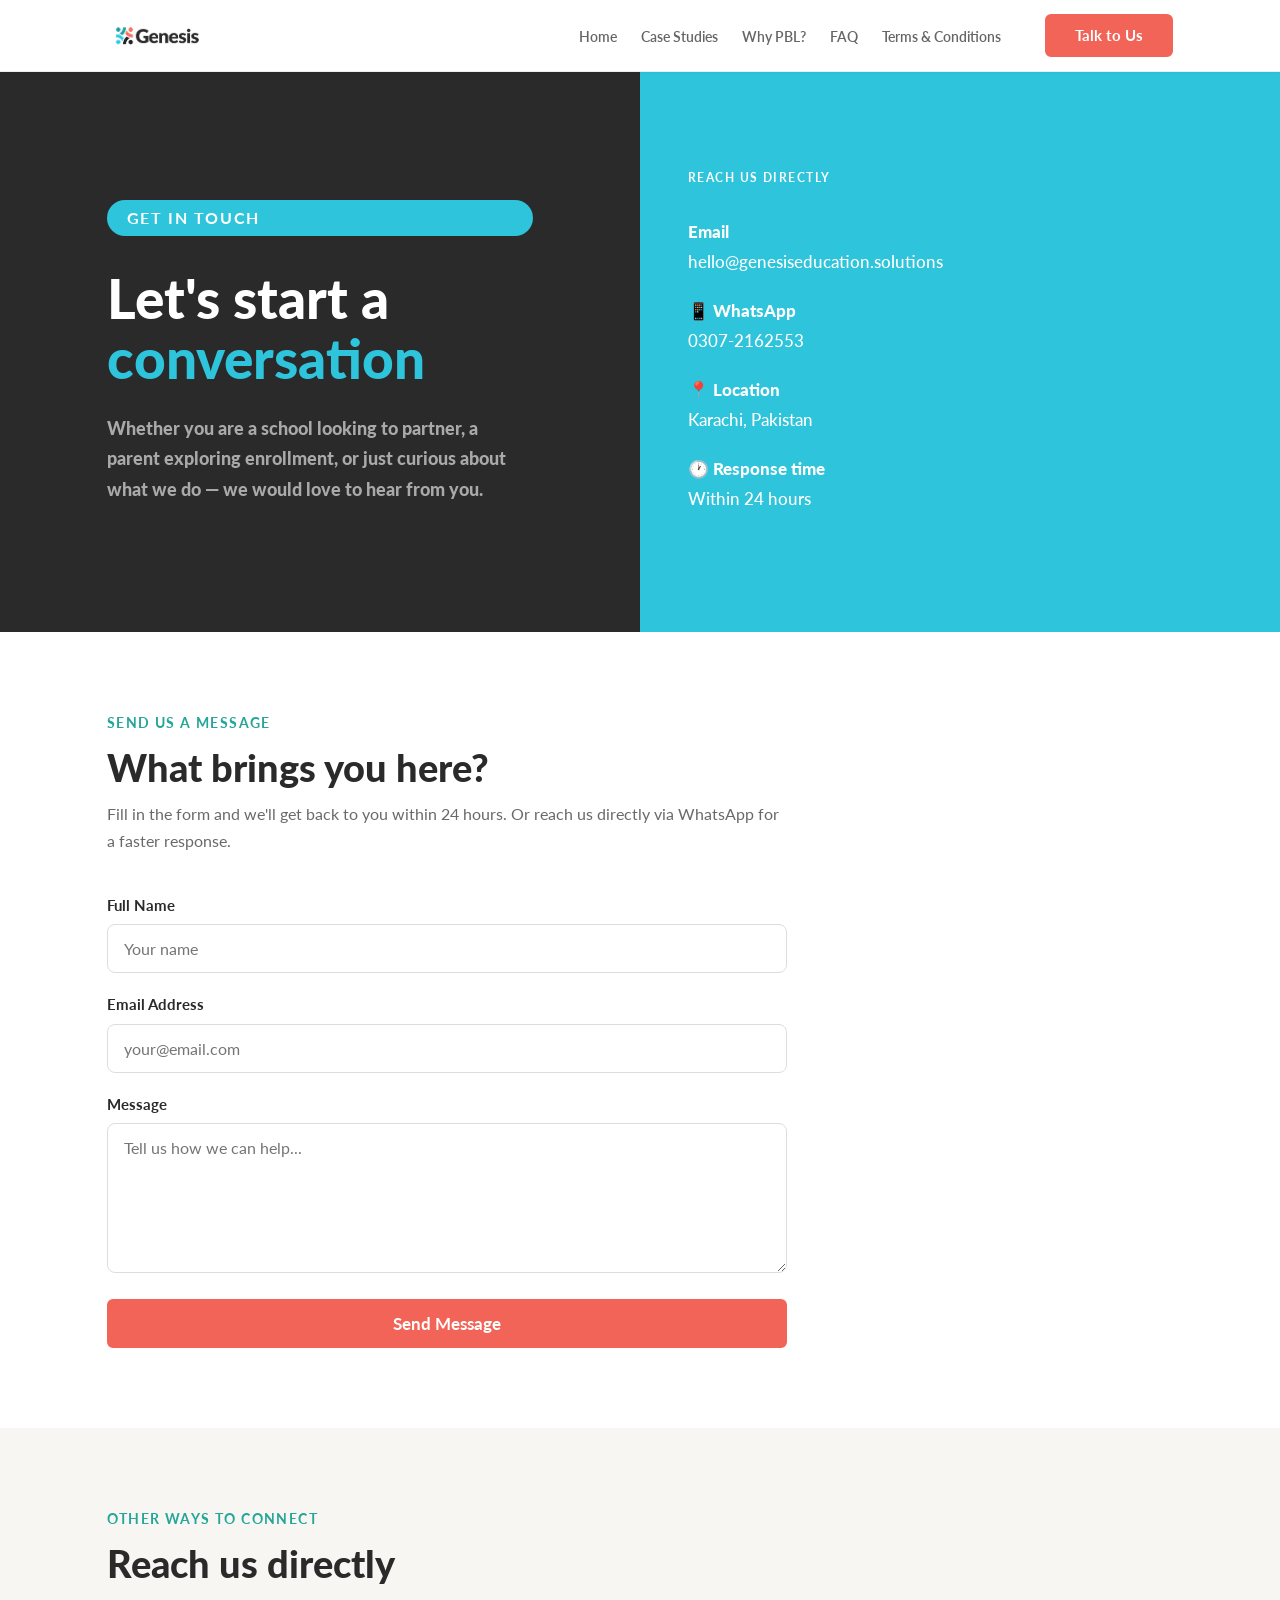
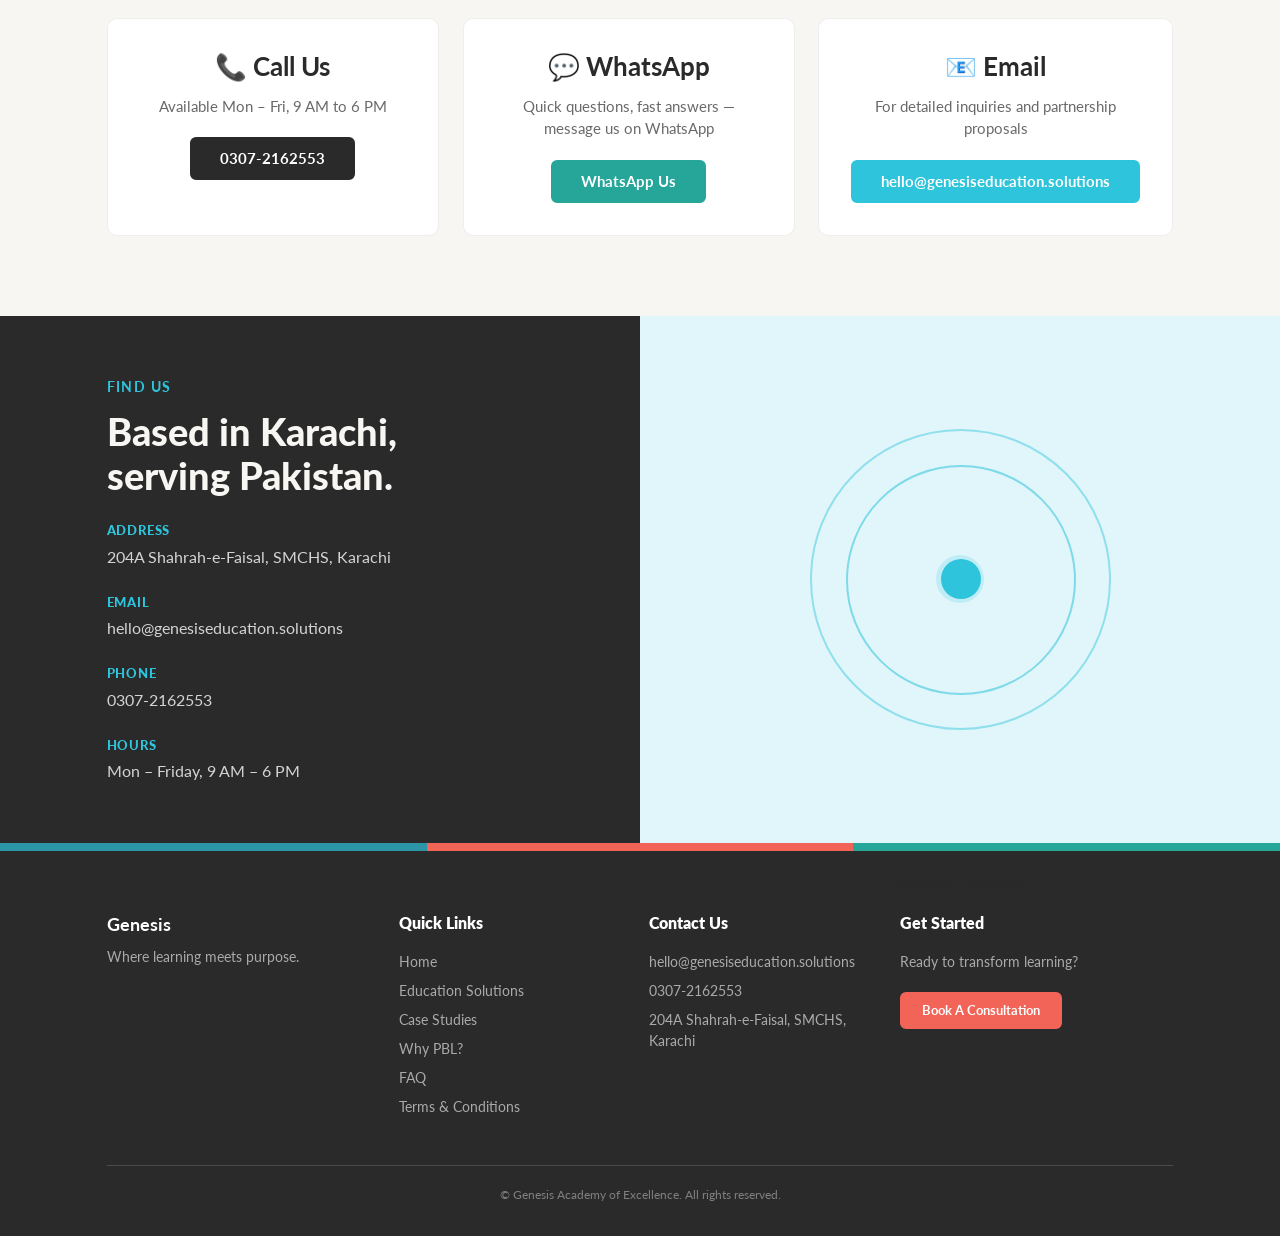
<file: contact.html>
<!DOCTYPE html>
<html lang="en">
<head>
  <meta charset="UTF-8">
  <meta name="viewport" content="width=device-width, initial-scale=1">
  <title>Contact Us | Genesis Education</title>
  <meta name="description" content="Get in touch with Genesis Education. Partner with us, enrol, or ask anything about our programs. Based in Karachi, serving Pakistan.">
  <link rel="icon" href="assets/images/favicon.svg" type="image/svg+xml">
  <link rel="preconnect" href="https://fonts.googleapis.com">
  <link rel="preconnect" href="https://fonts.gstatic.com" crossorigin>
  <link href="https://fonts.googleapis.com/css2?family=Lato:ital,wght@0,300;0,400;0,700;0,900;1,400&display=swap" rel="stylesheet">
  <link rel="stylesheet" href="css/styles.css">
</head>
<body>

<!-- ── NAVIGATION ── -->
<header class="site-header">
  <nav class="nav" aria-label="Main navigation">
    <a class="nav__logo" href="index.html"><img src="assets/images/logo.png" alt="Genesis Education" class="nav__logo-img"></a>
    <button class="nav__toggle" aria-label="Toggle navigation" aria-expanded="false">
      <span></span><span></span><span></span>
    </button>
    <ul class="nav__links">
      <li><a href="index.html">Home</a></li>
      <li><a href="case-studies.html">Case Studies</a></li>
      <li><a href="why-pbl.html">Why PBL?</a></li>
      <li><a href="faq.html">FAQ</a></li>
      <li><a href="terms.html">Terms &amp; Conditions</a></li>
    </ul>
    <a class="btn btn--coral nav__cta" href="contact.html" aria-current="page">Talk to Us</a>
  </nav>
</header>

<main>

  <!-- ── HERO / GET IN TOUCH ── -->
  <div class="contact-hero">
    <span class="contact-hero__ring contact-hero__ring--top" aria-hidden="true"></span>
    <span class="contact-hero__ring contact-hero__ring--bottom" aria-hidden="true"></span>
    <div class="contact-hero__left">
      <div style="display:inline-flex;align-items:center;background:var(--teal);color:var(--white);font-size:1rem;font-weight:700;letter-spacing:0.1em;text-transform:uppercase;padding:0.375rem 1.25rem;border-radius:var(--radius-pill);margin-bottom:2rem;">
        GET IN TOUCH
      </div>
      <h1 style="color:var(--white);font-size:clamp(2.25rem,4.5vw,3.4375rem);margin-bottom:1.5rem;">
        Let's start a <span class="text-teal">conversation</span>
      </h1>
      <p style="color:rgba(255,255,255,0.6);font-size:1.125rem;font-weight:900;line-height:1.7;max-width:550px;">
        Whether you are a school looking to partner, a parent exploring enrollment, or just curious about what we do — we would love to hear from you.
      </p>
    </div>
    <div class="contact-hero__right">
      <p class="contact-reach-label">REACH US DIRECTLY</p>
      <div class="contact-info-item">
        <p class="contact-info-item__label">Email</p>
        <p class="contact-info-item__value"><a href="mailto:hello@genesiseducation.solutions">hello@genesiseducation.solutions</a></p>
      </div>
      <div class="contact-info-item">
        <p class="contact-info-item__label">📱 WhatsApp</p>
        <p class="contact-info-item__value">
          <a href="https://wa.me/923072162553" target="_blank" rel="noopener">0307-2162553</a>
        </p>
      </div>
      <div class="contact-info-item">
        <p class="contact-info-item__label">📍 Location</p>
        <p class="contact-info-item__value">Karachi, Pakistan</p>
      </div>
      <div class="contact-info-item">
        <p class="contact-info-item__label">🕐 Response time</p>
        <p class="contact-info-item__value">Within 24 hours</p>
      </div>
    </div>
  </div>

  <!-- ── CONTACT FORM ── -->
  <section class="contact-form-section">
    <div class="contact-form-wrap">
      <span class="overline overline--deep-teal">SEND US A MESSAGE</span>
      <h2>What brings you here?</h2>
      <p>Fill in the form and we'll get back to you within 24 hours. Or reach us directly via WhatsApp for a faster response.</p>

      <!-- Replace REPLACE_WITH_YOUR_FORM_ID after signing up at formspree.io -->
      <form action="https://formspree.io/f/REPLACE_WITH_YOUR_FORM_ID" method="POST">
        <div class="form-group">
          <label for="name">Full Name</label>
          <input type="text" id="name" name="name" placeholder="Your name" required autocomplete="name">
        </div>
        <div class="form-group">
          <label for="email">Email Address</label>
          <input type="email" id="email" name="email" placeholder="your@email.com" required autocomplete="email">
        </div>
        <div class="form-group">
          <label for="message">Message</label>
          <textarea id="message" name="message" placeholder="Tell us how we can help..." required></textarea>
        </div>
        <button type="submit" class="btn btn--coral btn--lg" style="width:100%;">Send Message</button>
      </form>
    </div>
  </section>

  <!-- ── OTHER WAYS TO CONNECT ── -->
  <section class="connect-section">
    <span class="overline overline--deep-teal">OTHER WAYS TO CONNECT</span>
    <h2>Reach us directly</h2>
    <div class="connect-options">
      <div class="connect-card">
        <h3>📞 Call Us</h3>
        <p>Available Mon – Fri, 9 AM to 6 PM</p>
        <a href="tel:+923072162553" class="btn btn--charcoal">0307-2162553</a>
      </div>
      <div class="connect-card">
        <h3>💬 WhatsApp</h3>
        <p>Quick questions, fast answers — message us on WhatsApp</p>
        <a href="https://wa.me/923072162553" target="_blank" rel="noopener" class="btn btn--deep-teal">WhatsApp Us</a>
      </div>
      <div class="connect-card">
        <h3>📧 Email</h3>
        <p>For detailed inquiries and partnership proposals</p>
        <a href="mailto:hello@genesiseducation.solutions" class="btn btn--teal">hello@genesiseducation.solutions</a>
      </div>
    </div>
  </section>

  <!-- ── FIND US ── -->
  <div class="find-us">
    <div class="find-us__left">
      <span class="overline overline--teal">FIND US</span>
      <h2 style="color:var(--off-white);">Based in Karachi,<br>serving Pakistan.</h2>
      <div class="find-us-details">
        <div class="find-us-detail">
          <p class="find-us-detail__label">Address</p>
          <p class="find-us-detail__value">204A Shahrah-e-Faisal, SMCHS, Karachi</p>
        </div>
        <div class="find-us-detail">
          <p class="find-us-detail__label">Email</p>
          <p class="find-us-detail__value"><a href="mailto:hello@genesiseducation.solutions">hello@genesiseducation.solutions</a></p>
        </div>
        <div class="find-us-detail">
          <p class="find-us-detail__label">Phone</p>
          <p class="find-us-detail__value"><a href="tel:+923072162553">0307-2162553</a></p>
        </div>
        <div class="find-us-detail">
          <p class="find-us-detail__label">Hours</p>
          <p class="find-us-detail__value">Mon – Friday, 9 AM – 6 PM</p>
        </div>
      </div>
    </div>
    <div class="find-us__right">
      <div class="map-rings" aria-hidden="true">
        <span class="map-ring map-ring--outer"></span>
        <span class="map-ring map-ring--inner"></span>
        <span class="map-ring map-ring--center-bg"></span>
        <span class="map-ring map-ring--center"></span>
      </div>
      <p class="map-label">Karachi, Pakistan</p>
    </div>
  </div>

</main>

<!-- ── FOOTER ── -->
<footer class="footer">
  <div class="footer__stripe">
    <span class="footer__stripe-teal"></span>
    <span class="footer__stripe-coral"></span>
    <span class="footer__stripe-green"></span>
  </div>
  <div class="footer__inner">
    <div class="footer__brand">
      <strong>Genesis</strong>
      <p>Where learning meets purpose.</p>
    </div>
    <div class="footer__col">
      <h4>Quick Links</h4>
      <ul>
        <li><a href="index.html">Home</a></li>
        <li><a href="education-solutions.html">Education Solutions</a></li>
        <li><a href="case-studies.html">Case Studies</a></li>
        <li><a href="why-pbl.html">Why PBL?</a></li>
        <li><a href="faq.html">FAQ</a></li>
        <li><a href="terms.html">Terms &amp; Conditions</a></li>
      </ul>
    </div>
    <div class="footer__col">
      <h4>Contact Us</h4>
      <p>hello@genesiseducation.solutions</p>
      <p><a href="tel:+923072162553">0307-2162553</a></p>
      <p>204A Shahrah-e-Faisal, SMCHS, Karachi</p>
    </div>
    <div class="footer__col">
      <h4>Get Started</h4>
      <p>Ready to transform learning?</p>
      <a href="contact.html" class="btn btn--coral">Book A Consultation</a>
    </div>
  </div>
  <div class="footer__bottom">
    <hr>
    <p>© Genesis Academy of Excellence. All rights reserved.</p>
  </div>
</footer>

<script src="js/main.js"></script>
</body>
</html>
</file>
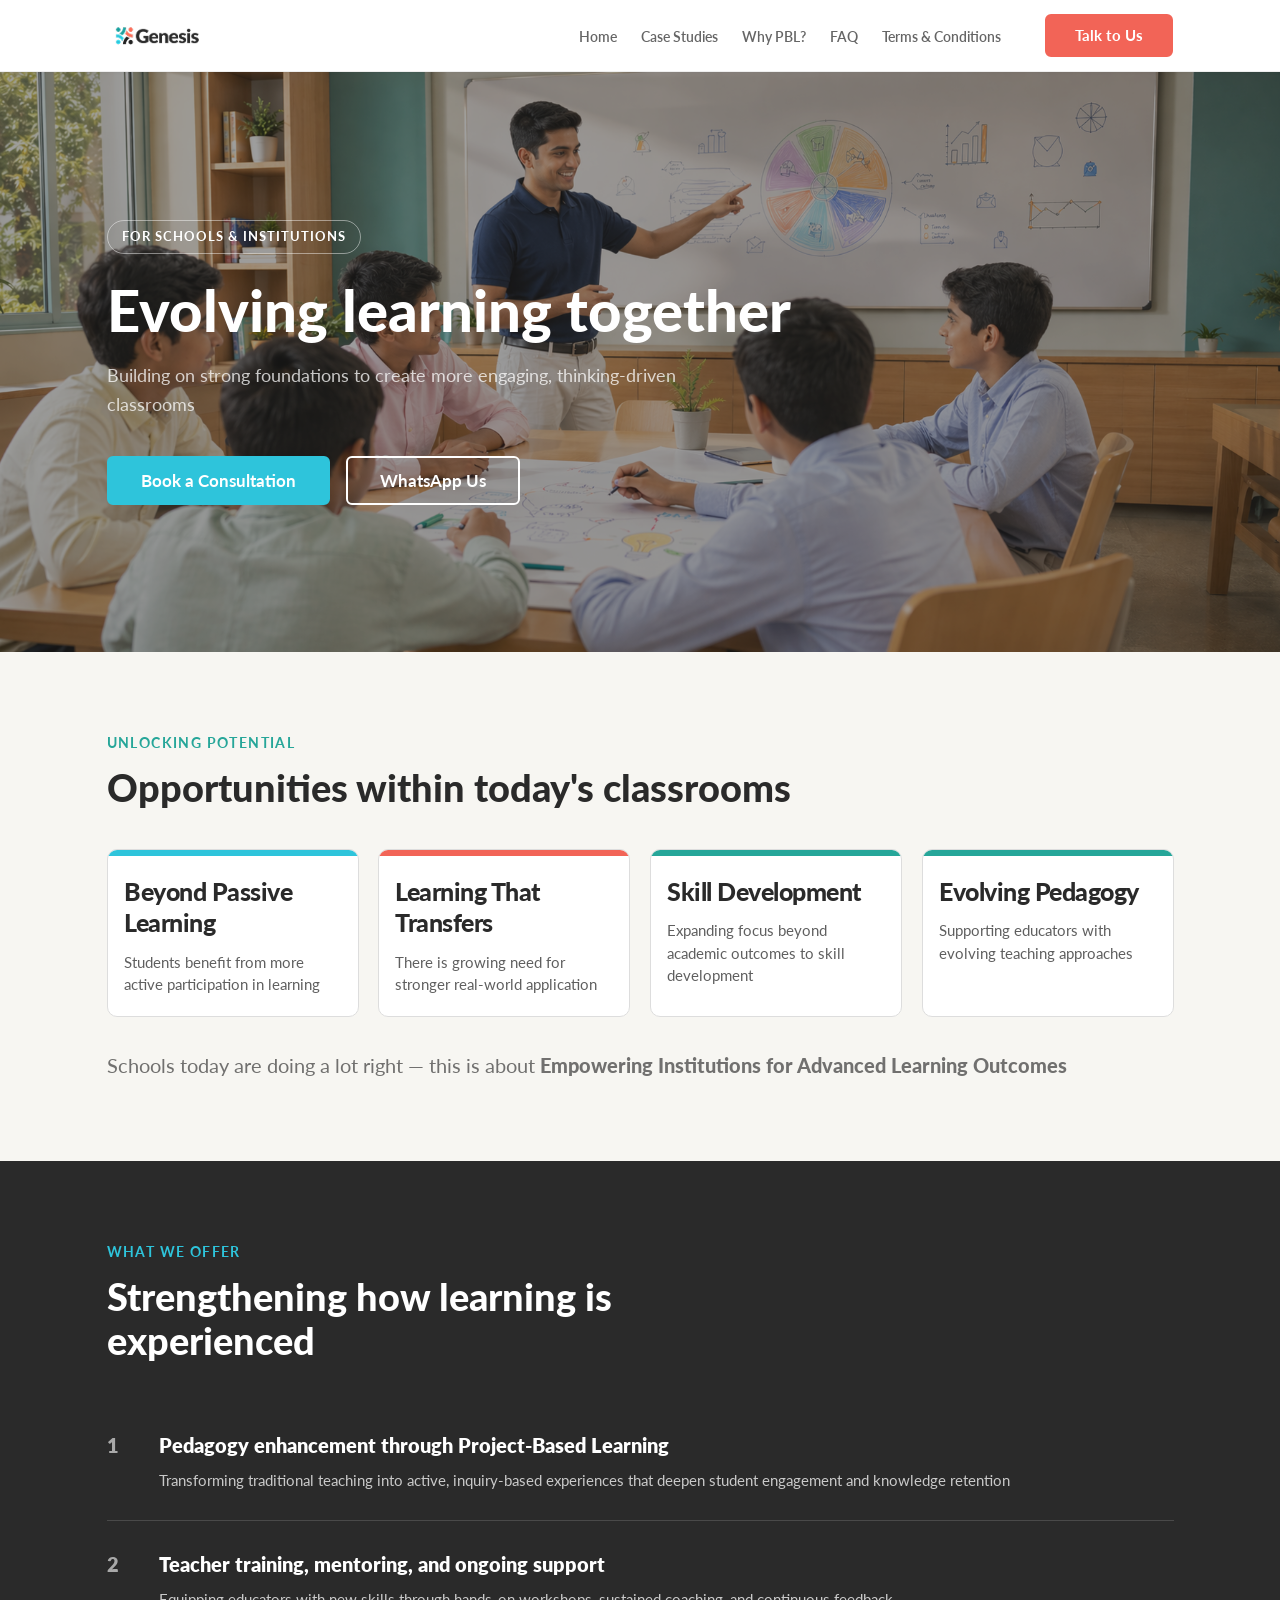
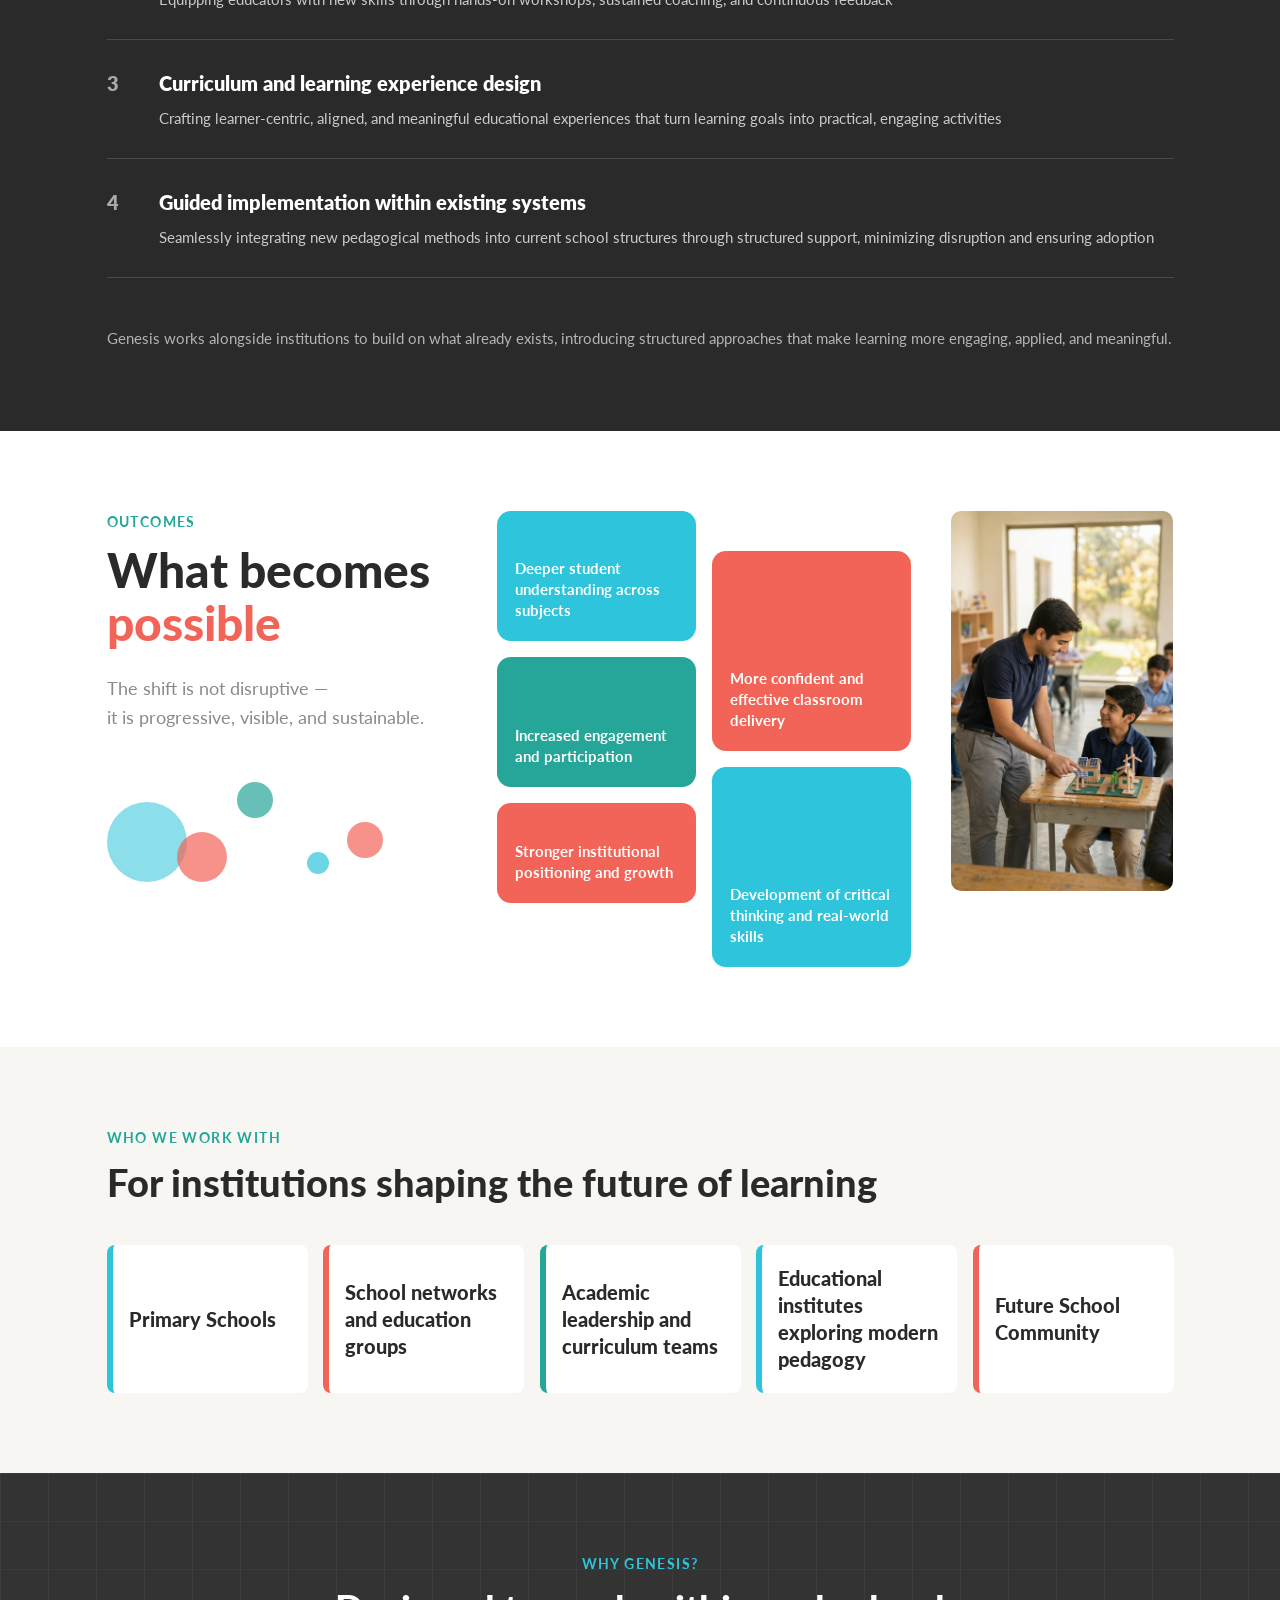
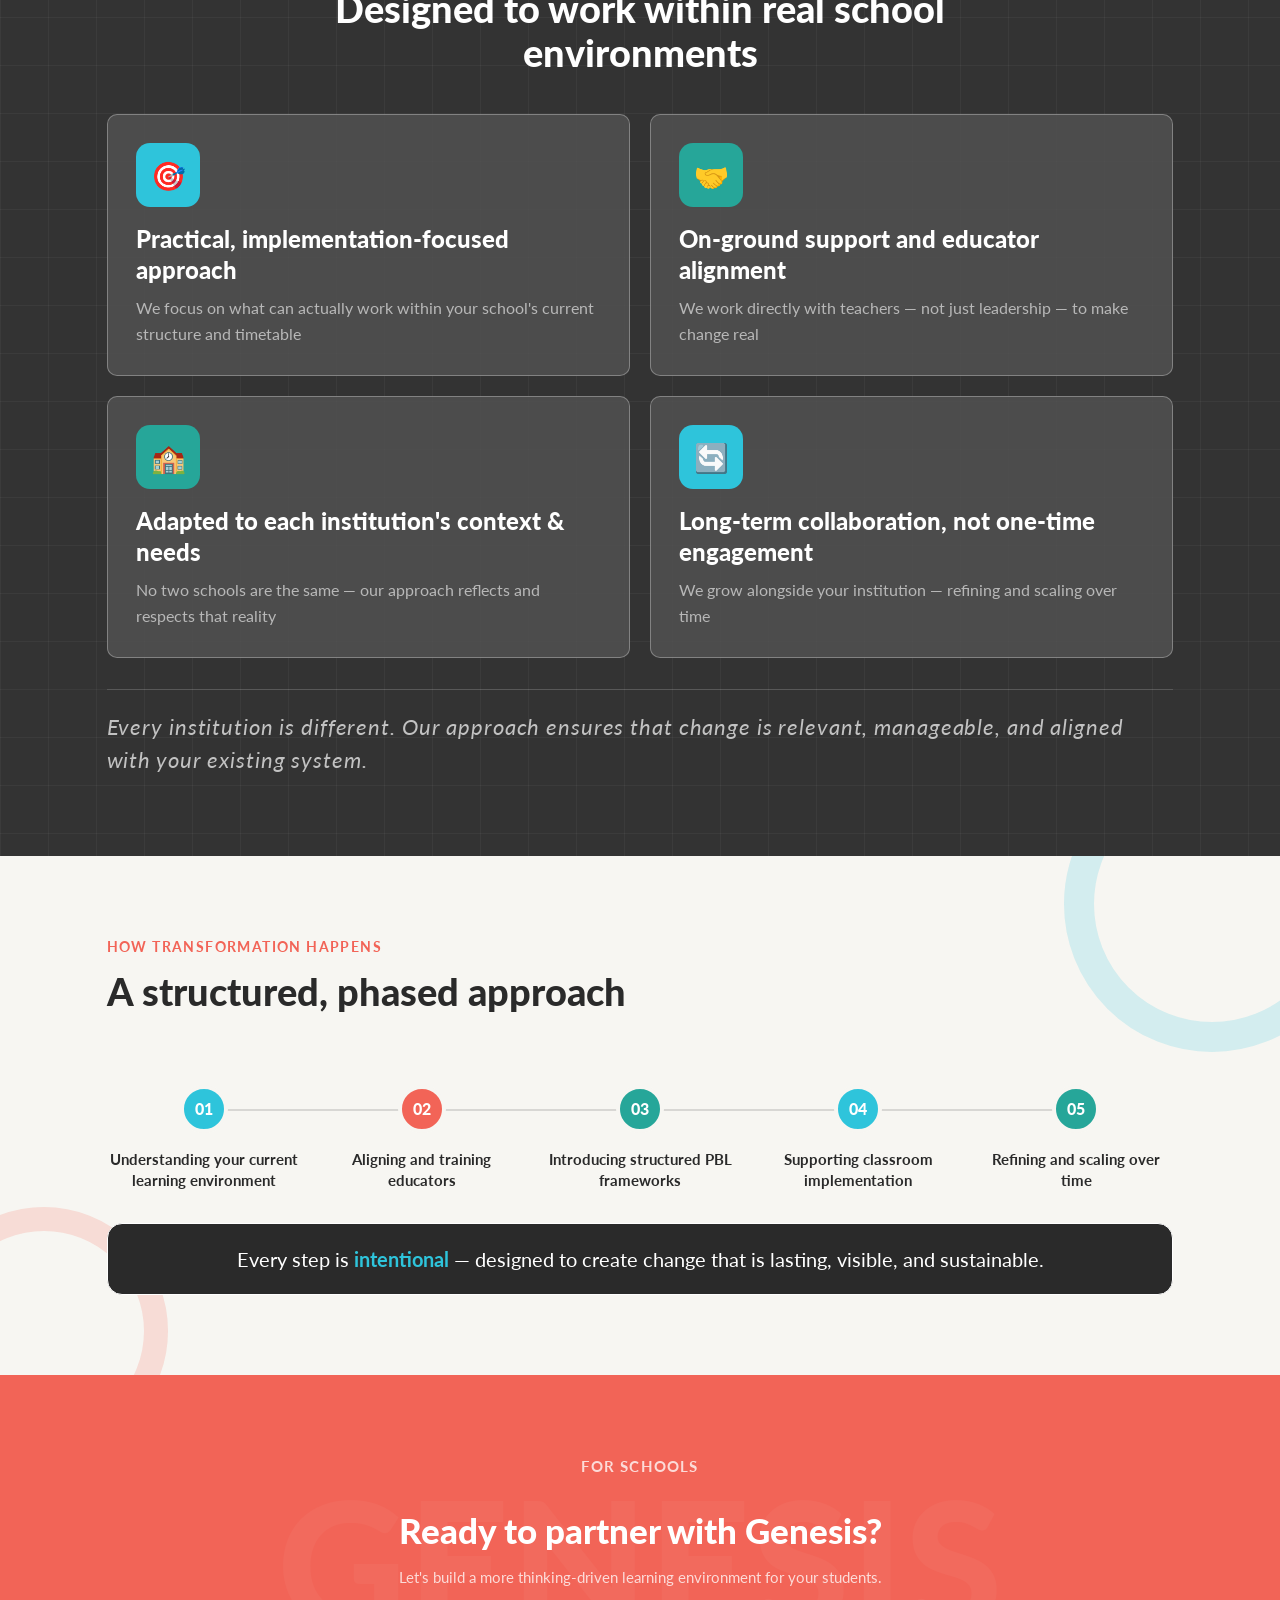
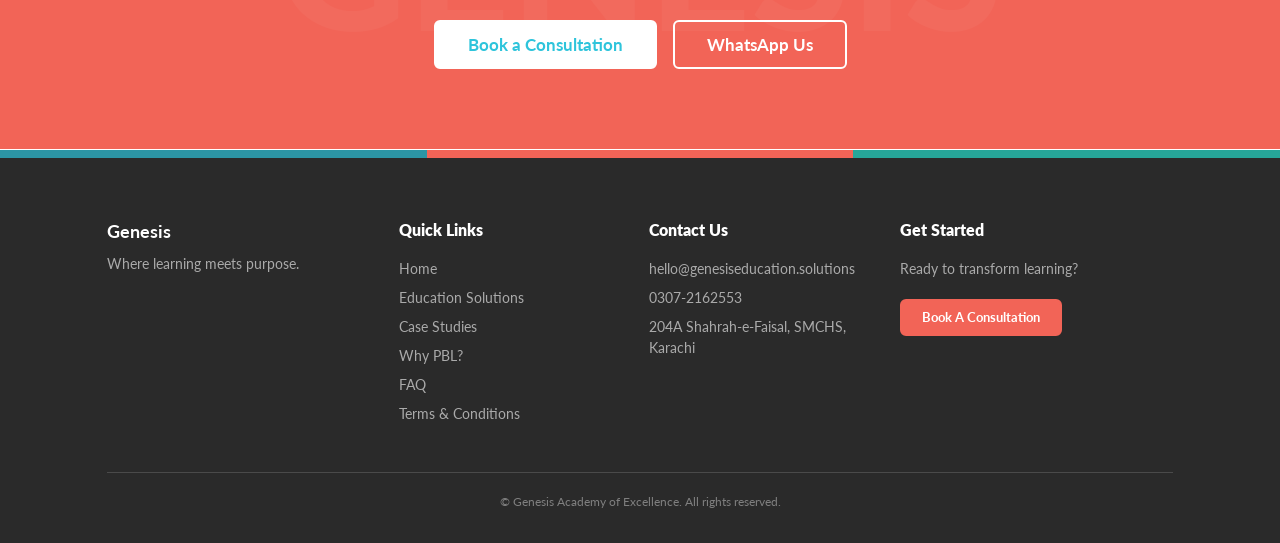
<file: education-solutions.html>
<!DOCTYPE html>
<html lang="en">
<head>
  <meta charset="UTF-8">
  <meta name="viewport" content="width=device-width, initial-scale=1">
  <title>Education Solutions | Genesis Education</title>
  <meta name="description" content="Genesis Education Solutions — B2B school partnerships for curriculum integration, teacher training, and project-based learning implementation.">
  <link rel="icon" href="assets/images/favicon.svg" type="image/svg+xml">
  <link rel="preconnect" href="https://fonts.googleapis.com">
  <link rel="preconnect" href="https://fonts.gstatic.com" crossorigin>
  <link href="https://fonts.googleapis.com/css2?family=Lato:ital,wght@0,300;0,400;0,700;0,900;1,400&display=swap" rel="stylesheet">
  <link rel="stylesheet" href="css/styles.css">
</head>
<body>

<!-- ── NAVIGATION ── -->
<header class="site-header">
  <nav class="nav" aria-label="Main navigation">
    <a class="nav__logo" href="index.html"><img src="assets/images/logo.png" alt="Genesis Education" class="nav__logo-img"></a>
    <button class="nav__toggle" aria-label="Toggle navigation" aria-expanded="false">
      <span></span><span></span><span></span>
    </button>
    <ul class="nav__links">
      <li><a href="index.html">Home</a></li>
      <li><a href="case-studies.html">Case Studies</a></li>
      <li><a href="why-pbl.html">Why PBL?</a></li>
      <li><a href="faq.html">FAQ</a></li>
      <li><a href="terms.html">Terms &amp; Conditions</a></li>
    </ul>
    <a class="btn btn--coral nav__cta" href="contact.html">Talk to Us</a>
  </nav>
</header>

<main>

  <!-- ── HERO ── -->
  <section class="hero">
    <img class="hero__bg" src="assets/images/case-studies-hero.jpg" alt="">
    <div class="hero__content">
      <span class="hero__badge">FOR SCHOOLS &amp; INSTITUTIONS</span>
      <h1 class="hero__title">Evolving learning together</h1>
      <p class="hero__subtitle">
        Building on strong foundations to create more engaging, thinking-driven classrooms
      </p>
      <div class="hero__actions">
        <a href="contact.html" class="btn btn--teal btn--lg">Book a Consultation</a>
        <a href="https://wa.me/923072162553" target="_blank" rel="noopener" class="btn btn--outline btn--lg">WhatsApp Us</a>
      </div>
    </div>
  </section>

  <!-- ── UNLOCKING POTENTIAL ── -->
  <section class="section section--off-white">
    <span class="overline overline--deep-teal">UNLOCKING POTENTIAL</span>
    <h2>Opportunities within today's classrooms</h2>
    <div class="unlocking-grid">
      <div class="unlocking-card">
        <div class="unlocking-card__stripe unlocking-card__stripe--teal"></div>
        <div class="unlocking-card__body">
          <h3>Beyond Passive Learning</h3>
          <p>Students benefit from more active participation in learning</p>
        </div>
      </div>
      <div class="unlocking-card">
        <div class="unlocking-card__stripe unlocking-card__stripe--coral"></div>
        <div class="unlocking-card__body">
          <h3>Learning That Transfers</h3>
          <p>There is growing need for stronger real-world application</p>
        </div>
      </div>
      <div class="unlocking-card">
        <div class="unlocking-card__stripe unlocking-card__stripe--green"></div>
        <div class="unlocking-card__body">
          <h3>Skill Development</h3>
          <p>Expanding focus beyond academic outcomes to skill development</p>
        </div>
      </div>
      <div class="unlocking-card">
        <div class="unlocking-card__stripe unlocking-card__stripe--green"></div>
        <div class="unlocking-card__body">
          <h3>Evolving Pedagogy</h3>
          <p>Supporting educators with evolving teaching approaches</p>
        </div>
      </div>
    </div>
    <p class="unlocking-caption">
      Schools today are doing a lot right — this is about <strong>Empowering Institutions for Advanced Learning Outcomes</strong>
    </p>
  </section>

  <!-- ── WHAT WE OFFER ── -->
  <section class="section section--dark">
    <span class="overline overline--teal">WHAT WE OFFER</span>
    <h2 style="color:var(--white);max-width:560px;">Strengthening how learning is experienced</h2>
    <div class="offers-list" style="margin-top:2.5rem;">
      <div class="offer-item">
        <span class="offer-item__num">1</span>
        <div>
          <p class="offer-item__title">Pedagogy enhancement through Project-Based Learning</p>
          <p class="offer-item__body">Transforming traditional teaching into active, inquiry-based experiences that deepen student engagement and knowledge retention</p>
        </div>
      </div>
      <div class="offer-item">
        <span class="offer-item__num">2</span>
        <div>
          <p class="offer-item__title">Teacher training, mentoring, and ongoing support</p>
          <p class="offer-item__body">Equipping educators with new skills through hands-on workshops, sustained coaching, and continuous feedback</p>
        </div>
      </div>
      <div class="offer-item">
        <span class="offer-item__num">3</span>
        <div>
          <p class="offer-item__title">Curriculum and learning experience design</p>
          <p class="offer-item__body">Crafting learner-centric, aligned, and meaningful educational experiences that turn learning goals into practical, engaging activities</p>
        </div>
      </div>
      <div class="offer-item">
        <span class="offer-item__num">4</span>
        <div>
          <p class="offer-item__title">Guided implementation within existing systems</p>
          <p class="offer-item__body">Seamlessly integrating new pedagogical methods into current school structures through structured support, minimizing disruption and ensuring adoption</p>
        </div>
      </div>
    </div>
    <p class="offers-footer">
      Genesis works alongside institutions to build on what already exists, introducing structured approaches that make learning more engaging, applied, and meaningful.
    </p>
  </section>

  <!-- ── OUTCOMES ── -->
  <section class="section cs-outcomes">
    <div class="cs-outcomes-grid">

      <!-- LEFT: heading + description + decorative dots -->
      <div class="cs-outcomes-intro">
        <span class="overline overline--deep-teal">OUTCOMES</span>
        <h2>What becomes</h2>
        <h2 class="text-coral">possible</h2>
        <p class="cs-outcomes-intro__sub">
          The shift is not disruptive —<br>it is progressive, visible, and sustainable.
        </p>
        <div class="cs-outcomes-dots" aria-hidden="true">
          <span class="cs-dot cs-dot--teal cs-dot--lg"></span>
          <span class="cs-dot cs-dot--coral cs-dot--md"></span>
          <span class="cs-dot cs-dot--green cs-dot--sm"></span>
          <span class="cs-dot cs-dot--teal cs-dot--xs"></span>
          <span class="cs-dot cs-dot--coral cs-dot--sm"></span>
        </div>
      </div>

      <!-- MIDDLE: 2-col staggered asymmetric tile grid -->
      <div class="cs-outcomes-tiles">
        <div class="cs-tile-col">
          <div class="cs-tile cs-tile--teal cs-tile--short">
            <p>Deeper student understanding across subjects</p>
          </div>
          <div class="cs-tile cs-tile--green cs-tile--short">
            <p>Increased engagement and participation</p>
          </div>
          <div class="cs-tile cs-tile--coral cs-tile--tiny">
            <p>Stronger institutional positioning and growth</p>
          </div>
        </div>
        <div class="cs-tile-col cs-tile-col--offset">
          <div class="cs-tile cs-tile--coral cs-tile--tall">
            <p>More confident and effective classroom delivery</p>
          </div>
          <div class="cs-tile cs-tile--teal cs-tile--tall">
            <p>Development of critical thinking and real-world skills</p>
          </div>
        </div>
      </div>

      <!-- RIGHT: photo -->
      <div class="cs-outcomes-photo">
        <img src="assets/images/outcomes-photo.jpg" alt="Students working collaboratively in a project-based learning classroom">
      </div>

    </div>
  </section>

  <!-- ── WHO WE WORK WITH ── -->
  <section class="section section--off-white">
    <span class="overline overline--deep-teal">WHO WE WORK WITH</span>
    <h2>For institutions shaping the future of learning</h2>
    <div class="who-grid">
      <div class="who-card who-card--teal">
        <h3>Primary Schools</h3>
      </div>
      <div class="who-card who-card--coral">
        <h3>School networks and education groups</h3>
      </div>
      <div class="who-card who-card--green">
        <h3>Academic leadership and curriculum teams</h3>
      </div>
      <div class="who-card who-card--teal">
        <h3>Educational institutes exploring modern pedagogy</h3>
      </div>
      <div class="who-card who-card--coral">
        <h3>Future School Community</h3>
      </div>
    </div>
  </section>

  <!-- ── WHY GENESIS? ── -->
  <section class="section wg-section">
    <div class="wg-section__inner">
      <div class="wg-section__head">
        <span class="overline overline--teal">WHY GENESIS?</span>
        <h2>Designed to work within real school environments</h2>
      </div>
      <div class="why-genesis-dark">
        <div class="wg-dark-card">
          <div class="wg-dark-icon wg-dark-icon--teal">🎯</div>
          <p class="wg-dark-card__title">Practical, implementation-focused approach</p>
          <p class="wg-dark-card__body">We focus on what can actually work within your school's current structure and timetable</p>
        </div>
        <div class="wg-dark-card">
          <div class="wg-dark-icon wg-dark-icon--green">🤝</div>
          <p class="wg-dark-card__title">On-ground support and educator alignment</p>
          <p class="wg-dark-card__body">We work directly with teachers — not just leadership — to make change real</p>
        </div>
        <div class="wg-dark-card">
          <div class="wg-dark-icon wg-dark-icon--green">🏫</div>
          <p class="wg-dark-card__title">Adapted to each institution's context &amp; needs</p>
          <p class="wg-dark-card__body">No two schools are the same — our approach reflects and respects that reality</p>
        </div>
        <div class="wg-dark-card">
          <div class="wg-dark-icon wg-dark-icon--teal">🔄</div>
          <p class="wg-dark-card__title">Long-term collaboration, not one-time engagement</p>
          <p class="wg-dark-card__body">We grow alongside your institution — refining and scaling over time</p>
        </div>
      </div>
      <p class="why-genesis-dark-footer">
        Every institution is different. Our approach ensures that change is relevant, manageable, and aligned with your existing system.
      </p>
    </div>
  </section>

  <!-- ── HOW TRANSFORMATION HAPPENS ── -->
  <section class="section phases-section">
    <span class="phases-deco phases-deco--tl" aria-hidden="true"></span>
    <span class="phases-deco phases-deco--br" aria-hidden="true"></span>
    <div class="phases-section__inner">
      <span class="overline overline--coral">HOW TRANSFORMATION HAPPENS</span>
      <h2>A structured, phased approach</h2>
      <div class="phases-timeline">
        <span class="phases-line" aria-hidden="true"></span>
        <div class="phase">
          <div class="phase__circle phase__circle--teal">01</div>
          <p class="phase__text">Understanding your current learning environment</p>
        </div>
        <div class="phase">
          <div class="phase__circle phase__circle--coral">02</div>
          <p class="phase__text">Aligning and training educators</p>
        </div>
        <div class="phase">
          <div class="phase__circle phase__circle--green">03</div>
          <p class="phase__text">Introducing structured PBL frameworks</p>
        </div>
        <div class="phase">
          <div class="phase__circle phase__circle--teal">04</div>
          <p class="phase__text">Supporting classroom implementation</p>
        </div>
        <div class="phase">
          <div class="phase__circle phase__circle--green">05</div>
          <p class="phase__text">Refining and scaling over time</p>
        </div>
      </div>
      <div class="phases-footer">
        <p>Every step is <strong>intentional</strong> — designed to create change that is lasting, visible, and sustainable.</p>
      </div>
    </div>
  </section>

  <!-- ── CTA ── -->
  <section class="cta-banner">
    <span class="cta-banner__watermark" aria-hidden="true">GENESIS</span>
    <p class="cta-banner__label">FOR SCHOOLS</p>
    <h2>Ready to partner with Genesis?</h2>
    <p>Let's build a more thinking-driven learning environment for your students.</p>
    <div class="cta-banner__actions">
      <a href="contact.html" class="btn btn--white btn--lg">Book a Consultation</a>
      <a href="https://wa.me/923072162553" target="_blank" rel="noopener" class="btn btn--outline btn--lg">WhatsApp Us</a>
    </div>
  </section>

</main>

<!-- ── FOOTER ── -->
<footer class="footer">
  <div class="footer__stripe">
    <span class="footer__stripe-teal"></span>
    <span class="footer__stripe-coral"></span>
    <span class="footer__stripe-green"></span>
  </div>
  <div class="footer__inner">
    <div class="footer__brand">
      <strong>Genesis</strong>
      <p>Where learning meets purpose.</p>
    </div>
    <div class="footer__col">
      <h4>Quick Links</h4>
      <ul>
        <li><a href="index.html">Home</a></li>
        <li><a href="education-solutions.html">Education Solutions</a></li>
        <li><a href="case-studies.html">Case Studies</a></li>
        <li><a href="why-pbl.html">Why PBL?</a></li>
        <li><a href="faq.html">FAQ</a></li>
        <li><a href="terms.html">Terms &amp; Conditions</a></li>
      </ul>
    </div>
    <div class="footer__col">
      <h4>Contact Us</h4>
      <p>hello@genesiseducation.solutions</p>
      <p><a href="tel:+923072162553">0307-2162553</a></p>
      <p>204A Shahrah-e-Faisal, SMCHS, Karachi</p>
    </div>
    <div class="footer__col">
      <h4>Get Started</h4>
      <p>Ready to transform learning?</p>
      <a href="contact.html" class="btn btn--coral">Book A Consultation</a>
    </div>
  </div>
  <div class="footer__bottom">
    <hr>
    <p>© Genesis Academy of Excellence. All rights reserved.</p>
  </div>
</footer>

<script src="js/main.js"></script>
</body>
</html>
</file>
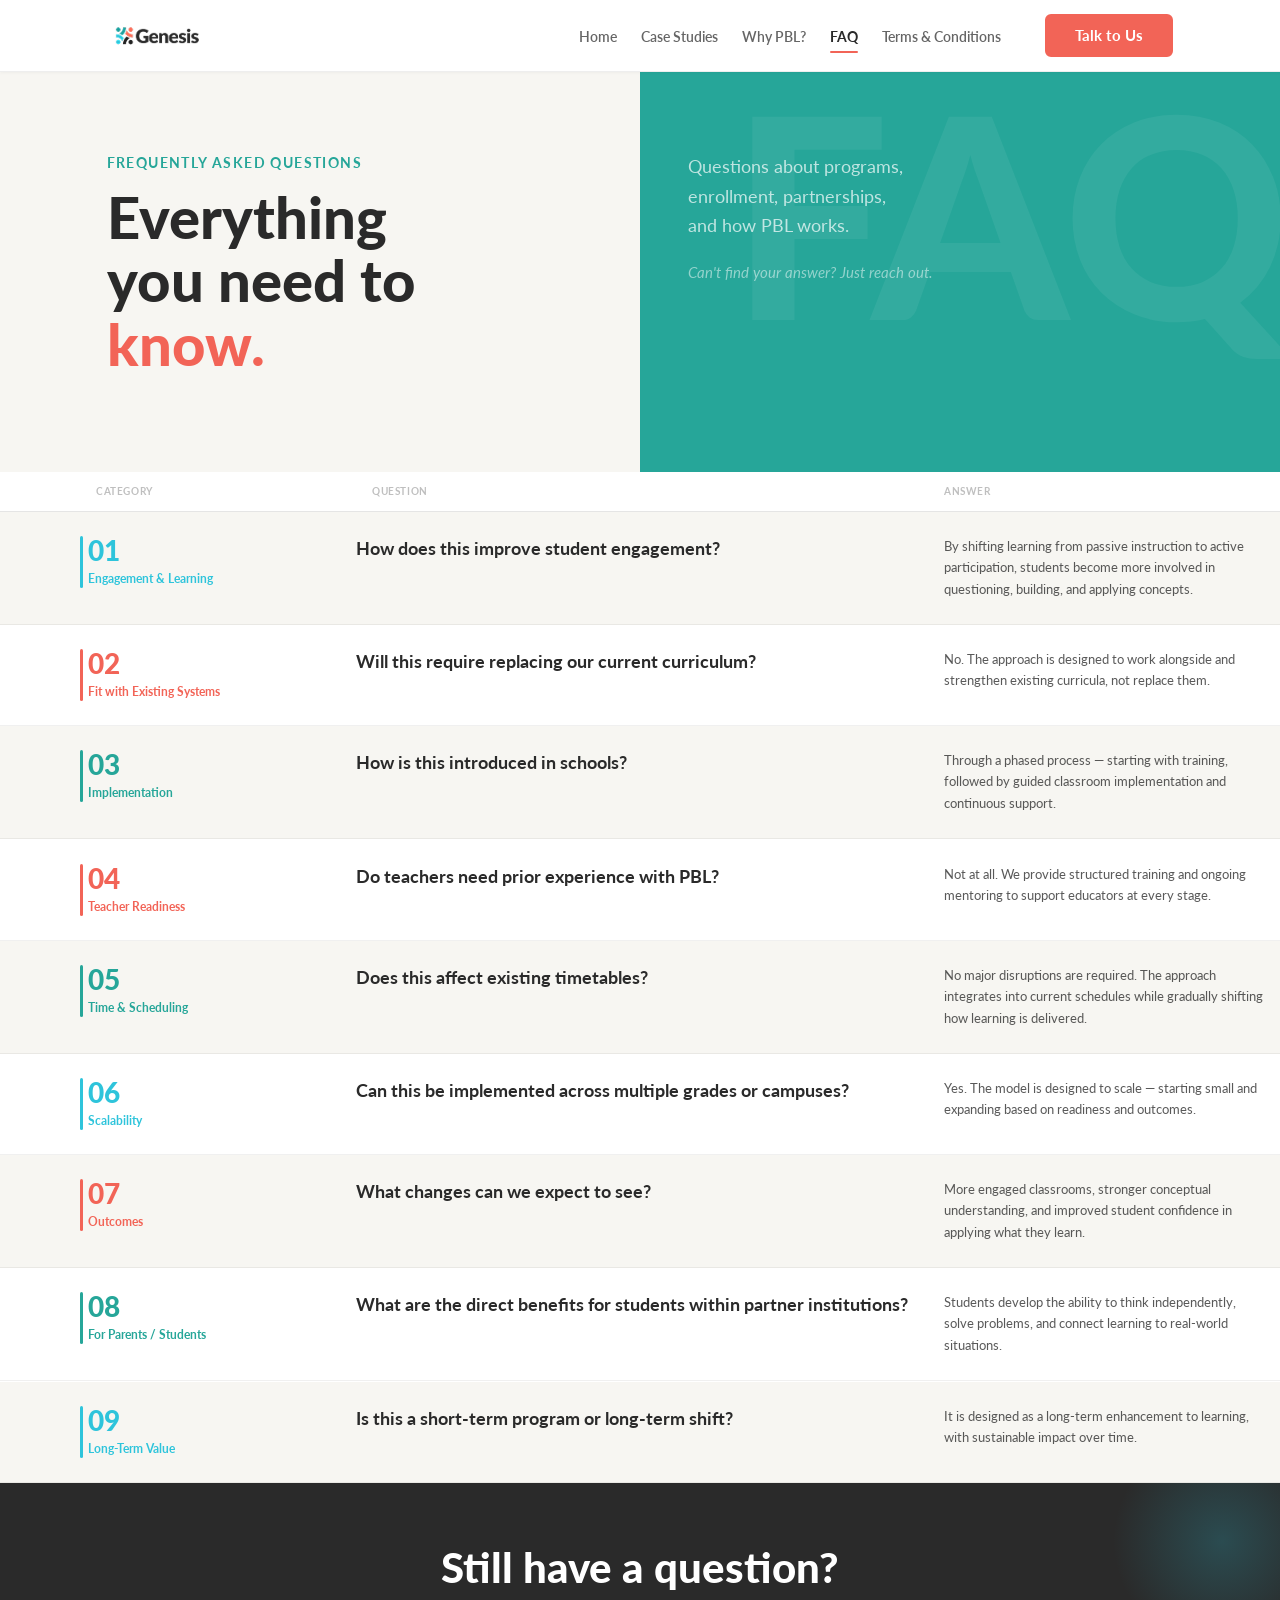
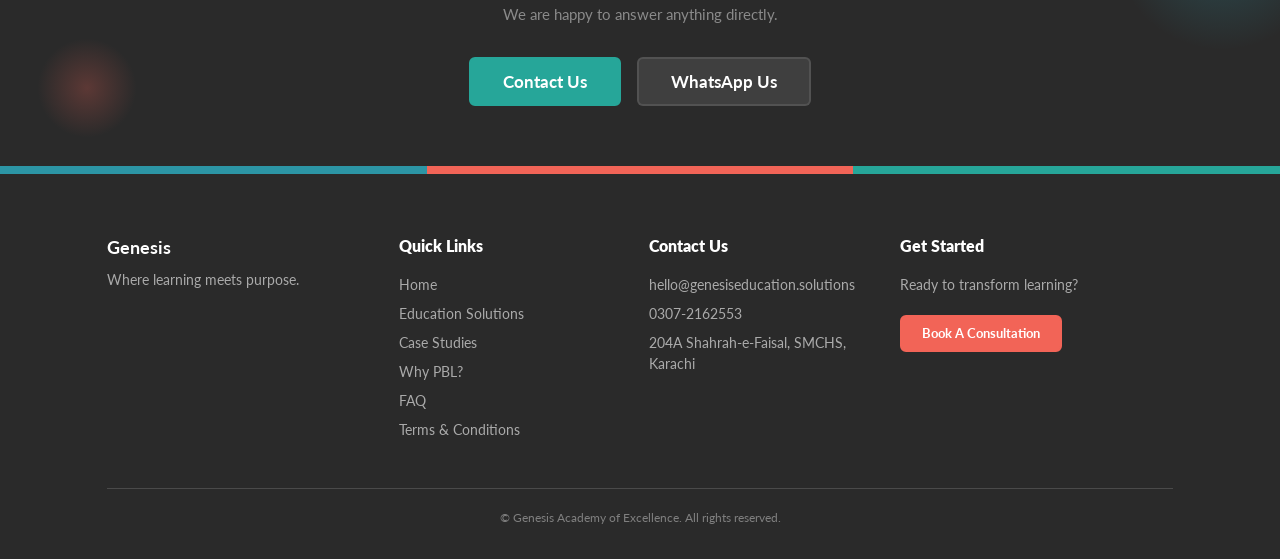
<file: faq.html>
<!DOCTYPE html>
<html lang="en">
<head>
  <meta charset="UTF-8">
  <meta name="viewport" content="width=device-width, initial-scale=1">
  <title>FAQ | Genesis Education</title>
  <meta name="description" content="Frequently asked questions about Genesis Education programs, enrollment, partnerships, and how Project-Based Learning works.">
  <link rel="icon" href="assets/images/favicon.svg" type="image/svg+xml">
  <link rel="preconnect" href="https://fonts.googleapis.com">
  <link rel="preconnect" href="https://fonts.gstatic.com" crossorigin>
  <link href="https://fonts.googleapis.com/css2?family=Lato:ital,wght@0,300;0,400;0,700;0,900;1,400&display=swap" rel="stylesheet">
  <link rel="stylesheet" href="css/styles.css">
</head>
<body>

<!-- ── NAVIGATION ── -->
<header class="site-header">
  <nav class="nav" aria-label="Main navigation">
    <a class="nav__logo" href="index.html"><img src="assets/images/logo.png" alt="Genesis Education" class="nav__logo-img"></a>
    <button class="nav__toggle" aria-label="Toggle navigation" aria-expanded="false">
      <span></span><span></span><span></span>
    </button>
    <ul class="nav__links">
      <li><a href="index.html">Home</a></li>
      <li><a href="case-studies.html">Case Studies</a></li>
      <li><a href="why-pbl.html">Why PBL?</a></li>
      <li><a href="faq.html" aria-current="page">FAQ</a></li>
      <li><a href="terms.html">Terms &amp; Conditions</a></li>
    </ul>
    <a class="btn btn--coral nav__cta" href="contact.html">Talk to Us</a>
  </nav>
</header>

<main>

  <!-- ── HERO ── -->
  <div class="faq-hero">
    <div class="faq-hero__left">
      <span class="overline overline--deep-teal">FREQUENTLY ASKED QUESTIONS</span>
      <h1>Everything<br>you need to</h1>
      <h1 class="text-coral">know.</h1>
    </div>
    <div class="faq-hero__right">
      <span class="faq-hero__watermark" aria-hidden="true">FAQ</span>
      <p class="faq-hero__right-text">
        Questions about programs,<br>
        enrollment, partnerships,<br>
        and how PBL works.
      </p>
      <p class="faq-hero__right-note">Can't find your answer? Just reach out.</p>
    </div>
  </div>

  <!-- ── FAQ TABLE ── -->
  <section class="faq-table-section">
    <div class="faq-hdr" role="row">
      <span>CATEGORY</span>
      <span>QUESTION</span>
      <span>ANSWER</span>
    </div>

    <div class="faq-row faq-row--teal" role="row">
      <div class="faq-row__meta">
        <div class="faq-row__bar"></div>
        <p class="faq-row__num">01</p>
        <p class="faq-row__cat">Engagement &amp; Learning</p>
      </div>
      <p class="faq-row__q">How does this improve student engagement?</p>
      <p class="faq-row__a">By shifting learning from passive instruction to active participation, students become more involved in questioning, building, and applying concepts.</p>
    </div>

    <div class="faq-row faq-row--coral" role="row">
      <div class="faq-row__meta">
        <div class="faq-row__bar"></div>
        <p class="faq-row__num">02</p>
        <p class="faq-row__cat">Fit with Existing Systems</p>
      </div>
      <p class="faq-row__q">Will this require replacing our current curriculum?</p>
      <p class="faq-row__a">No. The approach is designed to work alongside and strengthen existing curricula, not replace them.</p>
    </div>

    <div class="faq-row faq-row--green" role="row">
      <div class="faq-row__meta">
        <div class="faq-row__bar"></div>
        <p class="faq-row__num">03</p>
        <p class="faq-row__cat">Implementation</p>
      </div>
      <p class="faq-row__q">How is this introduced in schools?</p>
      <p class="faq-row__a">Through a phased process — starting with training, followed by guided classroom implementation and continuous support.</p>
    </div>

    <div class="faq-row faq-row--coral" role="row">
      <div class="faq-row__meta">
        <div class="faq-row__bar"></div>
        <p class="faq-row__num">04</p>
        <p class="faq-row__cat">Teacher Readiness</p>
      </div>
      <p class="faq-row__q">Do teachers need prior experience with PBL?</p>
      <p class="faq-row__a">Not at all. We provide structured training and ongoing mentoring to support educators at every stage.</p>
    </div>

    <div class="faq-row faq-row--green" role="row">
      <div class="faq-row__meta">
        <div class="faq-row__bar"></div>
        <p class="faq-row__num">05</p>
        <p class="faq-row__cat">Time &amp; Scheduling</p>
      </div>
      <p class="faq-row__q">Does this affect existing timetables?</p>
      <p class="faq-row__a">No major disruptions are required. The approach integrates into current schedules while gradually shifting how learning is delivered.</p>
    </div>

    <div class="faq-row faq-row--teal" role="row">
      <div class="faq-row__meta">
        <div class="faq-row__bar"></div>
        <p class="faq-row__num">06</p>
        <p class="faq-row__cat">Scalability</p>
      </div>
      <p class="faq-row__q">Can this be implemented across multiple grades or campuses?</p>
      <p class="faq-row__a">Yes. The model is designed to scale — starting small and expanding based on readiness and outcomes.</p>
    </div>

    <div class="faq-row faq-row--coral" role="row">
      <div class="faq-row__meta">
        <div class="faq-row__bar"></div>
        <p class="faq-row__num">07</p>
        <p class="faq-row__cat">Outcomes</p>
      </div>
      <p class="faq-row__q">What changes can we expect to see?</p>
      <p class="faq-row__a">More engaged classrooms, stronger conceptual understanding, and improved student confidence in applying what they learn.</p>
    </div>

    <div class="faq-row faq-row--green" role="row">
      <div class="faq-row__meta">
        <div class="faq-row__bar"></div>
        <p class="faq-row__num">08</p>
        <p class="faq-row__cat">For Parents / Students</p>
      </div>
      <p class="faq-row__q">What are the direct benefits for students within partner institutions?</p>
      <p class="faq-row__a">Students develop the ability to think independently, solve problems, and connect learning to real-world situations.</p>
    </div>

    <div class="faq-row faq-row--teal" role="row">
      <div class="faq-row__meta">
        <div class="faq-row__bar"></div>
        <p class="faq-row__num">09</p>
        <p class="faq-row__cat">Long-Term Value</p>
      </div>
      <p class="faq-row__q">Is this a short-term program or long-term shift?</p>
      <p class="faq-row__a">It is designed as a long-term enhancement to learning, with sustainable impact over time.</p>
    </div>
  </section>

  <!-- ── STILL HAVE A QUESTION? ── -->
  <section class="faq-cta">
    <span class="faq-cta__deco faq-cta__deco--tr" aria-hidden="true"></span>
    <span class="faq-cta__deco faq-cta__deco--bl" aria-hidden="true"></span>
    <h2>Still have a question?</h2>
    <p>We are happy to answer anything directly.</p>
    <div class="faq-cta__actions">
      <a href="contact.html" class="btn btn--deep-teal btn--lg">Contact Us</a>
      <a href="https://wa.me/923072162553" target="_blank" rel="noopener" class="btn btn--ghost btn--lg">WhatsApp Us</a>
    </div>
  </section>

</main>

<!-- ── FOOTER ── -->
<footer class="footer">
  <div class="footer__stripe">
    <span class="footer__stripe-teal"></span>
    <span class="footer__stripe-coral"></span>
    <span class="footer__stripe-green"></span>
  </div>
  <div class="footer__inner">
    <div class="footer__brand">
      <strong>Genesis</strong>
      <p>Where learning meets purpose.</p>
    </div>
    <div class="footer__col">
      <h4>Quick Links</h4>
      <ul>
        <li><a href="index.html">Home</a></li>
        <li><a href="education-solutions.html">Education Solutions</a></li>
        <li><a href="case-studies.html">Case Studies</a></li>
        <li><a href="why-pbl.html">Why PBL?</a></li>
        <li><a href="faq.html">FAQ</a></li>
        <li><a href="terms.html">Terms &amp; Conditions</a></li>
      </ul>
    </div>
    <div class="footer__col">
      <h4>Contact Us</h4>
      <p>hello@genesiseducation.solutions</p>
      <p><a href="tel:+923072162553">0307-2162553</a></p>
      <p>204A Shahrah-e-Faisal, SMCHS, Karachi</p>
    </div>
    <div class="footer__col">
      <h4>Get Started</h4>
      <p>Ready to transform learning?</p>
      <a href="contact.html" class="btn btn--coral">Book A Consultation</a>
    </div>
  </div>
  <div class="footer__bottom">
    <hr>
    <p>© Genesis Academy of Excellence. All rights reserved.</p>
  </div>
</footer>

<script src="js/main.js"></script>
</body>
</html>
</file>
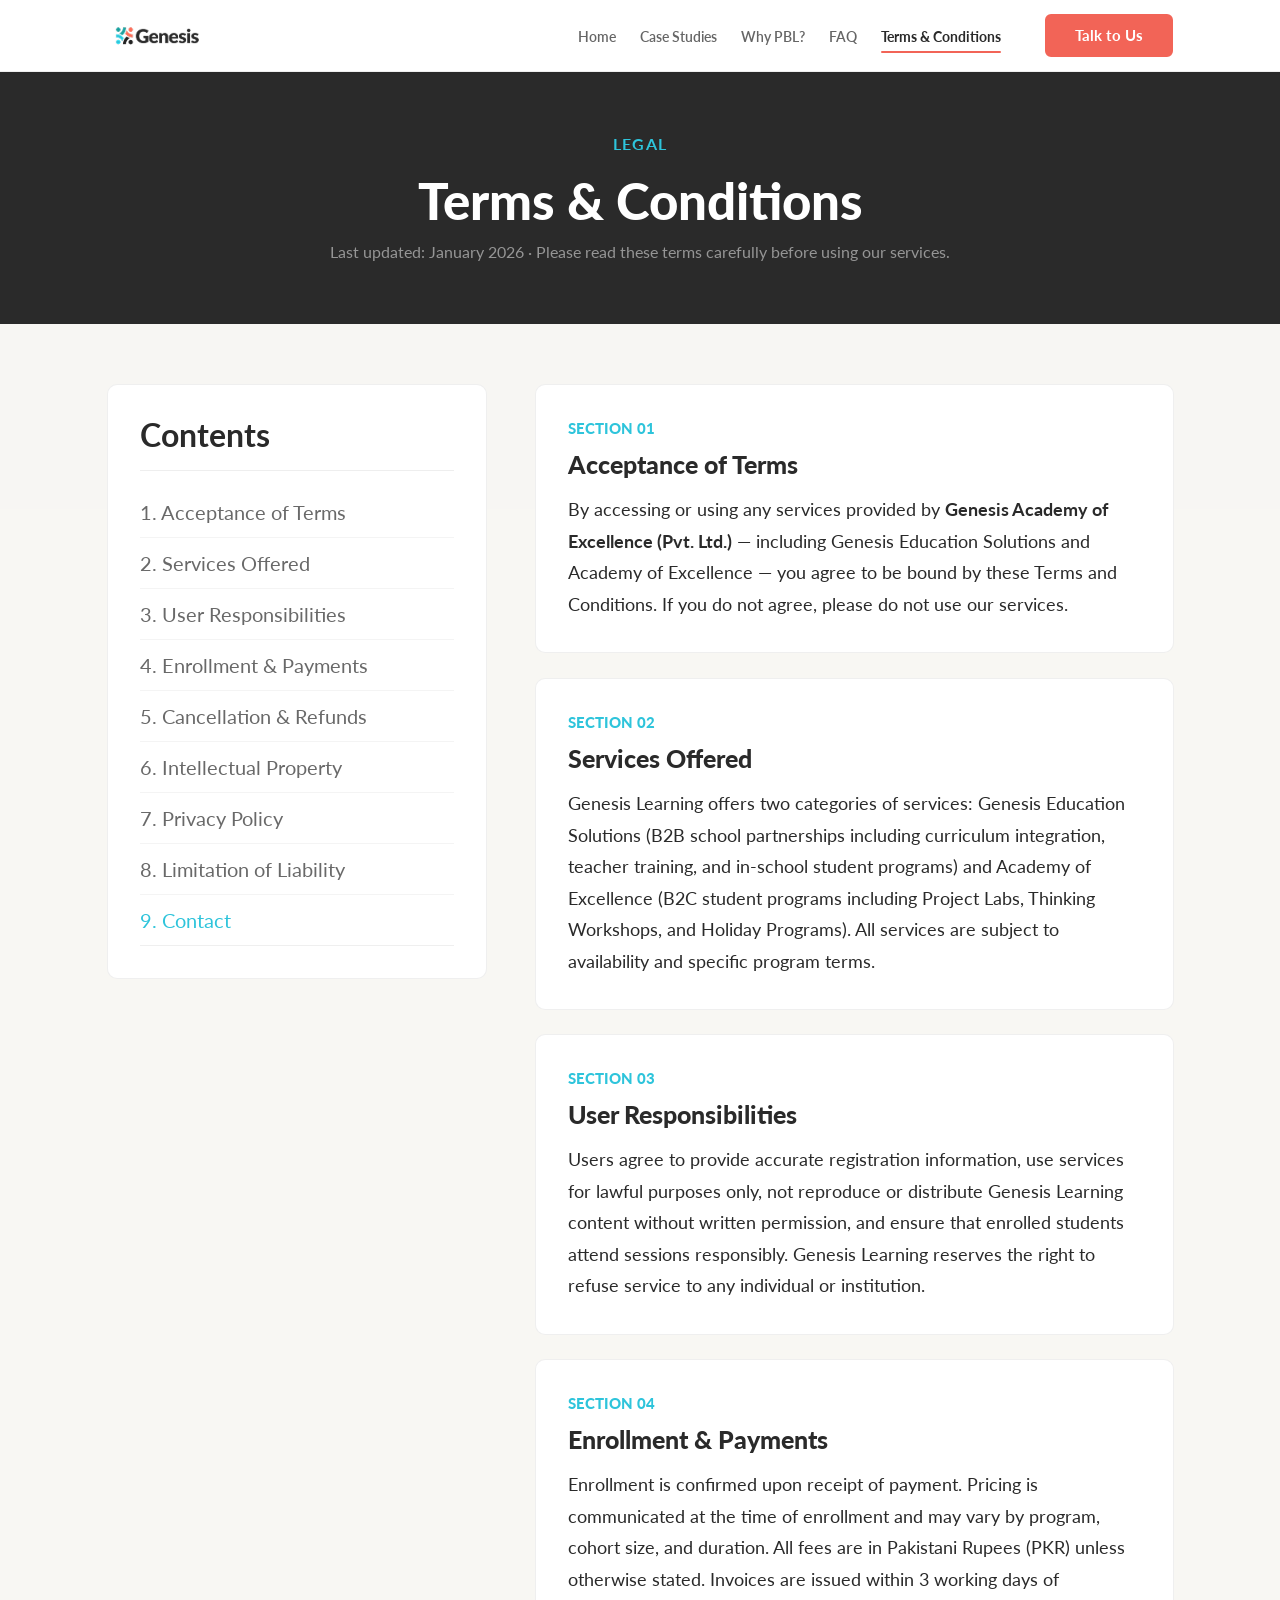
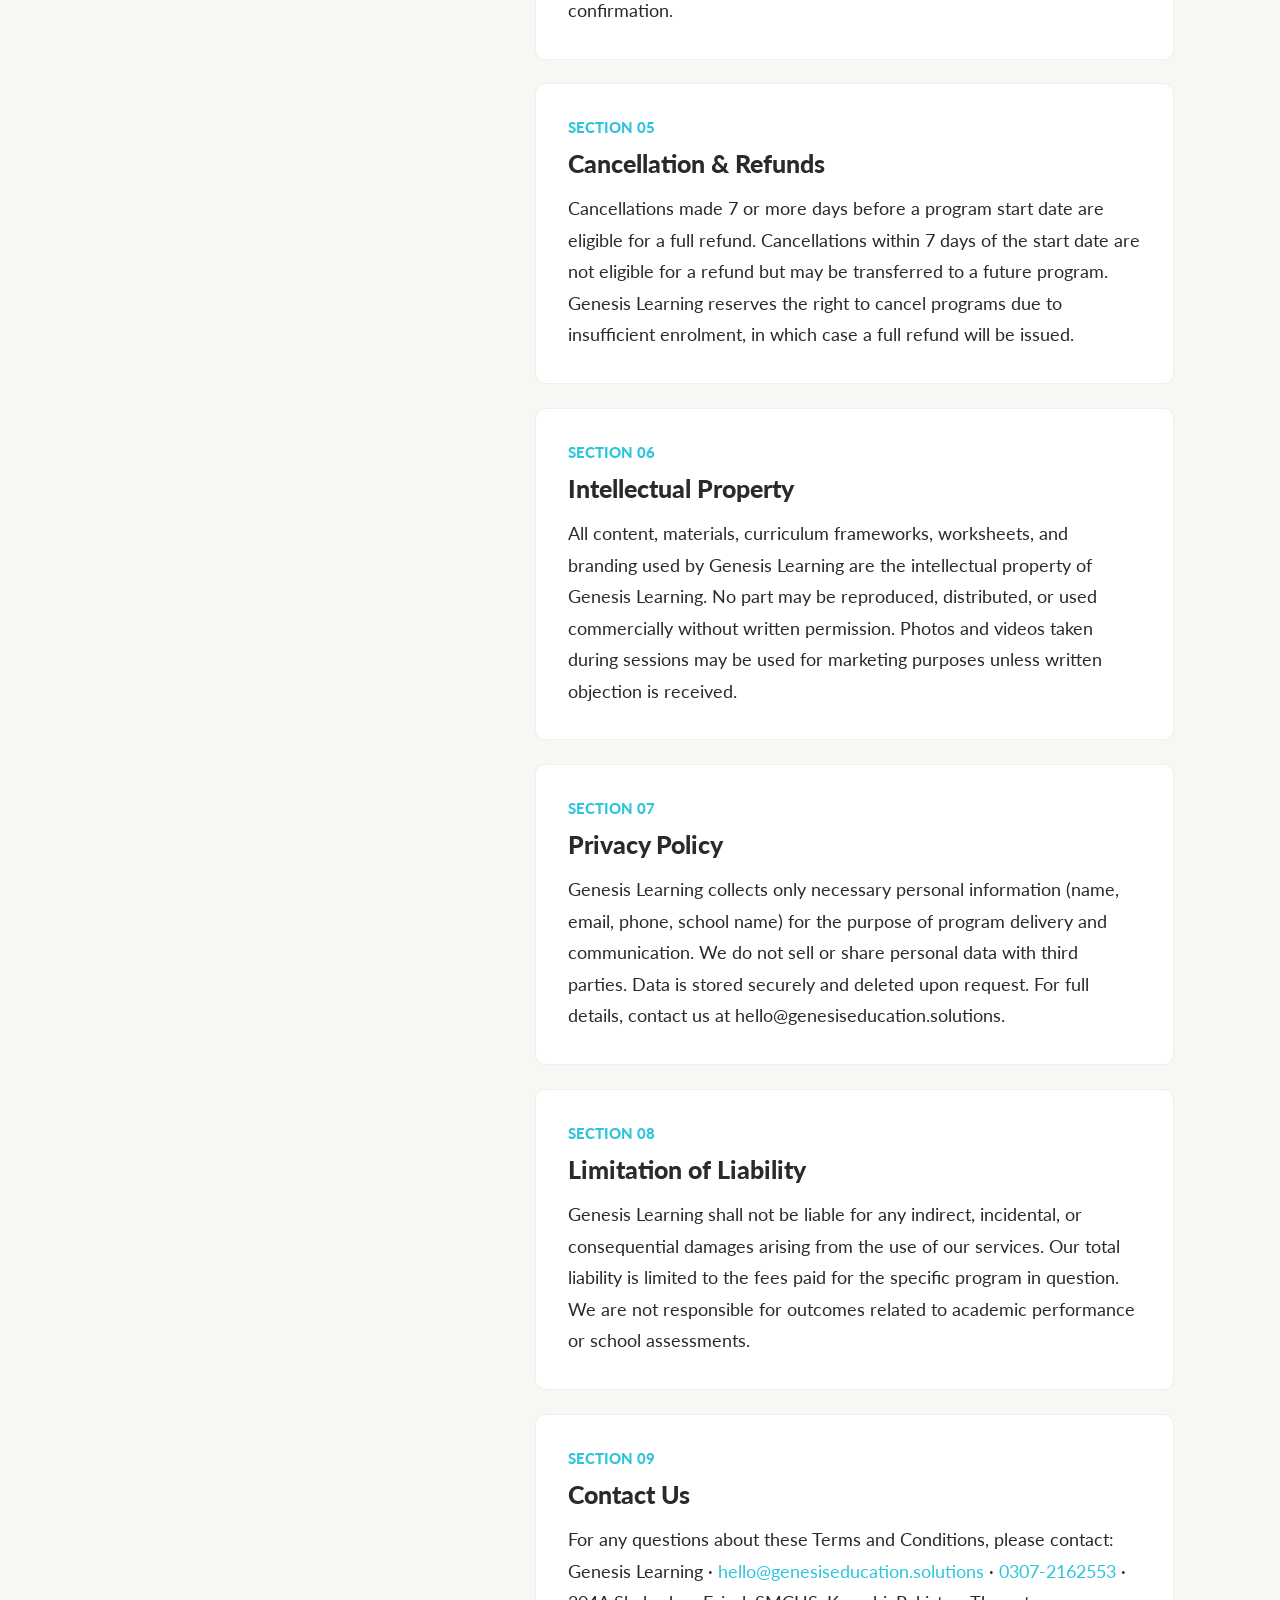
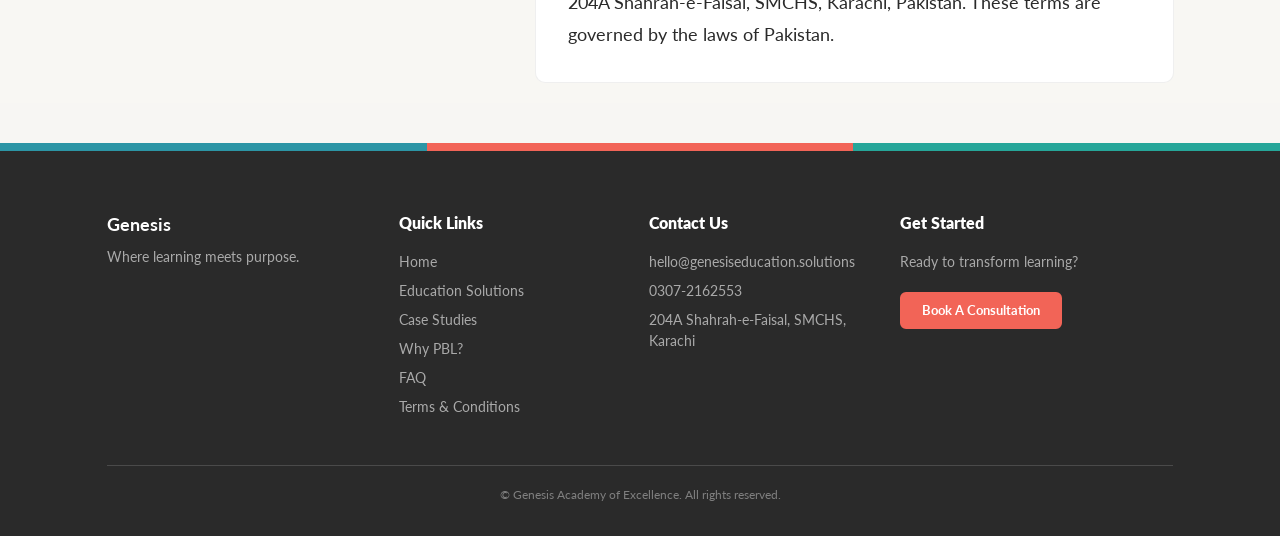
<file: terms.html>
<!DOCTYPE html>
<html lang="en">
<head>
  <meta charset="UTF-8">
  <meta name="viewport" content="width=device-width, initial-scale=1">
  <title>Terms &amp; Conditions | Genesis Education</title>
  <meta name="description" content="Terms and Conditions for Genesis Academy of Excellence services including Genesis Education Solutions and Academy of Excellence programs.">
  <link rel="icon" href="assets/images/favicon.svg" type="image/svg+xml">
  <link rel="preconnect" href="https://fonts.googleapis.com">
  <link rel="preconnect" href="https://fonts.gstatic.com" crossorigin>
  <link href="https://fonts.googleapis.com/css2?family=Lato:ital,wght@0,300;0,400;0,700;0,900;1,400&display=swap" rel="stylesheet">
  <link rel="stylesheet" href="css/styles.css">
</head>
<body>

<!-- ── NAVIGATION ── -->
<header class="site-header">
  <nav class="nav" aria-label="Main navigation">
    <a class="nav__logo" href="index.html"><img src="assets/images/logo.png" alt="Genesis Education" class="nav__logo-img"></a>
    <button class="nav__toggle" aria-label="Toggle navigation" aria-expanded="false">
      <span></span><span></span><span></span>
    </button>
    <ul class="nav__links">
      <li><a href="index.html">Home</a></li>
      <li><a href="case-studies.html">Case Studies</a></li>
      <li><a href="why-pbl.html">Why PBL?</a></li>
      <li><a href="faq.html">FAQ</a></li>
      <li><a href="terms.html" aria-current="page">Terms &amp; Conditions</a></li>
    </ul>
    <a class="btn btn--coral nav__cta" href="contact.html">Talk to Us</a>
  </nav>
</header>

<main>

  <!-- ── HEADER ── -->
  <div class="terms-hero">
    <span class="terms-hero__badge">LEGAL</span>
    <h1>Terms &amp; Conditions</h1>
    <p class="terms-hero__sub">Last updated: January 2026 · Please read these terms carefully before using our services.</p>
  </div>

  <!-- ── CONTENT ── -->
  <div style="background:rgba(247,246,242,0.7);">
    <div class="terms-body">
      <div class="terms-layout">

        <!-- Table of Contents -->
        <aside class="terms-toc" aria-label="Table of contents">
          <h2>Contents</h2>
          <hr class="terms-toc__sep">
          <a class="terms-toc__link terms-toc__link--active" href="#section-01">1. Acceptance of Terms</a>
          <a class="terms-toc__link" href="#section-02">2. Services Offered</a>
          <a class="terms-toc__link" href="#section-03">3. User Responsibilities</a>
          <a class="terms-toc__link" href="#section-04">4. Enrollment &amp; Payments</a>
          <a class="terms-toc__link" href="#section-05">5. Cancellation &amp; Refunds</a>
          <a class="terms-toc__link" href="#section-06">6. Intellectual Property</a>
          <a class="terms-toc__link" href="#section-07">7. Privacy Policy</a>
          <a class="terms-toc__link" href="#section-08">8. Limitation of Liability</a>
          <a class="terms-toc__link" href="#section-09">9. Contact</a>
        </aside>

        <!-- Sections -->
        <div class="terms-sections">

          <div class="terms-section" id="section-01">
            <span class="terms-section__badge">SECTION 01</span>
            <h2>Acceptance of Terms</h2>
            <p>By accessing or using any services provided by <strong>Genesis Academy of Excellence (Pvt. Ltd.)</strong> — including Genesis Education Solutions and Academy of Excellence — you agree to be bound by these Terms and Conditions. If you do not agree, please do not use our services.</p>
          </div>

          <div class="terms-section" id="section-02">
            <span class="terms-section__badge">SECTION 02</span>
            <h2>Services Offered</h2>
            <p>Genesis Learning offers two categories of services: Genesis Education Solutions (B2B school partnerships including curriculum integration, teacher training, and in-school student programs) and Academy of Excellence (B2C student programs including Project Labs, Thinking Workshops, and Holiday Programs). All services are subject to availability and specific program terms.</p>
          </div>

          <div class="terms-section" id="section-03">
            <span class="terms-section__badge">SECTION 03</span>
            <h2>User Responsibilities</h2>
            <p>Users agree to provide accurate registration information, use services for lawful purposes only, not reproduce or distribute Genesis Learning content without written permission, and ensure that enrolled students attend sessions responsibly. Genesis Learning reserves the right to refuse service to any individual or institution.</p>
          </div>

          <div class="terms-section" id="section-04">
            <span class="terms-section__badge">SECTION 04</span>
            <h2>Enrollment &amp; Payments</h2>
            <p>Enrollment is confirmed upon receipt of payment. Pricing is communicated at the time of enrollment and may vary by program, cohort size, and duration. All fees are in Pakistani Rupees (PKR) unless otherwise stated. Invoices are issued within 3 working days of confirmation.</p>
          </div>

          <div class="terms-section" id="section-05">
            <span class="terms-section__badge">SECTION 05</span>
            <h2>Cancellation &amp; Refunds</h2>
            <p>Cancellations made 7 or more days before a program start date are eligible for a full refund. Cancellations within 7 days of the start date are not eligible for a refund but may be transferred to a future program. Genesis Learning reserves the right to cancel programs due to insufficient enrolment, in which case a full refund will be issued.</p>
          </div>

          <div class="terms-section" id="section-06">
            <span class="terms-section__badge">SECTION 06</span>
            <h2>Intellectual Property</h2>
            <p>All content, materials, curriculum frameworks, worksheets, and branding used by Genesis Learning are the intellectual property of Genesis Learning. No part may be reproduced, distributed, or used commercially without written permission. Photos and videos taken during sessions may be used for marketing purposes unless written objection is received.</p>
          </div>

          <div class="terms-section" id="section-07">
            <span class="terms-section__badge">SECTION 07</span>
            <h2>Privacy Policy</h2>
            <p>Genesis Learning collects only necessary personal information (name, email, phone, school name) for the purpose of program delivery and communication. We do not sell or share personal data with third parties. Data is stored securely and deleted upon request. For full details, contact us at hello@genesiseducation.solutions.</p>
          </div>

          <div class="terms-section" id="section-08">
            <span class="terms-section__badge">SECTION 08</span>
            <h2>Limitation of Liability</h2>
            <p>Genesis Learning shall not be liable for any indirect, incidental, or consequential damages arising from the use of our services. Our total liability is limited to the fees paid for the specific program in question. We are not responsible for outcomes related to academic performance or school assessments.</p>
          </div>

          <div class="terms-section" id="section-09">
            <span class="terms-section__badge">SECTION 09</span>
            <h2>Contact Us</h2>
            <p>For any questions about these Terms and Conditions, please contact: Genesis Learning · <a href="mailto:hello@genesiseducation.solutions" style="color:var(--teal);">hello@genesiseducation.solutions</a> · <a href="tel:+923072162553" style="color:var(--teal);">0307-2162553</a> · 204A Shahrah-e-Faisal, SMCHS, Karachi, Pakistan. These terms are governed by the laws of Pakistan.</p>
          </div>

        </div>
      </div>
    </div>
  </div>

</main>

<!-- ── FOOTER ── -->
<footer class="footer">
  <div class="footer__stripe">
    <span class="footer__stripe-teal"></span>
    <span class="footer__stripe-coral"></span>
    <span class="footer__stripe-green"></span>
  </div>
  <div class="footer__inner">
    <div class="footer__brand">
      <strong>Genesis</strong>
      <p>Where learning meets purpose.</p>
    </div>
    <div class="footer__col">
      <h4>Quick Links</h4>
      <ul>
        <li><a href="index.html">Home</a></li>
        <li><a href="education-solutions.html">Education Solutions</a></li>
        <li><a href="case-studies.html">Case Studies</a></li>
        <li><a href="why-pbl.html">Why PBL?</a></li>
        <li><a href="faq.html">FAQ</a></li>
        <li><a href="terms.html">Terms &amp; Conditions</a></li>
      </ul>
    </div>
    <div class="footer__col">
      <h4>Contact Us</h4>
      <p>hello@genesiseducation.solutions</p>
      <p><a href="tel:+923072162553">0307-2162553</a></p>
      <p>204A Shahrah-e-Faisal, SMCHS, Karachi</p>
    </div>
    <div class="footer__col">
      <h4>Get Started</h4>
      <p>Ready to transform learning?</p>
      <a href="contact.html" class="btn btn--coral">Book A Consultation</a>
    </div>
  </div>
  <div class="footer__bottom">
    <hr>
    <p>© Genesis Academy of Excellence. All rights reserved.</p>
  </div>
</footer>

<script src="js/main.js"></script>
</body>
</html>
</file>
<file: css/styles.css>
/* ============================================================
   GENESIS EDUCATION — styles.css
   ============================================================ */

@import url('https://fonts.googleapis.com/css2?family=Lato:ital,wght@0,300;0,400;0,700;0,900;1,400&display=swap');

/* ---- DESIGN TOKENS ---- */
:root {
  --coral:      #F26457;
  --teal:       #2EC4DB;
  --deep-teal:  #26A699;
  --charcoal:   #2A2A2A;
  --off-white:  #F7F6F2;
  --white:      #FFFFFF;

  --font: 'Lato', sans-serif;
  --page-pad: clamp(20px, 8.33vw, 120px);
  --nav-h: 72px;
  --ease: cubic-bezier(0.16, 1, 0.3, 1);
  --transition: 0.25s var(--ease);
  --reveal-duration: 0.7s;

  --radius-sm:   6px;
  --radius-md:   8px;
  --radius-lg:   10px;
  --radius-xl:   12px;
  --radius-pill: 20px;
}

/* ---- RESET ---- */
*, *::before, *::after { box-sizing: border-box; margin: 0; padding: 0; }
html { scroll-behavior: smooth; }
body {
  font-family: var(--font);
  color: var(--charcoal);
  background: var(--white);
  line-height: 1.5;
  -webkit-font-smoothing: antialiased;
}
img { display: block; max-width: 100%; height: auto; }
a { text-decoration: none; color: inherit; }
ul, ol { list-style: none; }
button { cursor: pointer; background: none; border: none; font-family: inherit; }

/* ---- FOCUS ---- */
:focus-visible { outline: 3px solid var(--teal); outline-offset: 3px; border-radius: 3px; }

/* ---- REDUCED MOTION ---- */
@media (prefers-reduced-motion: reduce) {
  *, *::before, *::after { animation-duration: 0.01ms !important; transition-duration: 0.01ms !important; }
  html { scroll-behavior: auto; }
}

/* ============================================================
   SCROLL REVEAL + HOVER LIFT
   One consistent motion system, shared by every page via main.js
   ============================================================ */
.reveal {
  opacity: 0;
  transform: translateY(22px);
  transition: opacity var(--reveal-duration) var(--ease), transform var(--reveal-duration) var(--ease);
  will-change: opacity, transform;
}
.reveal.is-visible { opacity: 1; transform: translateY(0); }

/* Card-style blocks: consistent lift + shadow on hover, across all pages */
.offerings-card,
.step-box,
.falls-short-card,
.homepbl__card,
.outcome-tile,
.wg-col,
.wg-dark-card,
.connect-card,
.project-step,
.cs-tile,
.unlocking-card,
.who-card,
.hiw-step,
.popular-card {
  transition: transform var(--transition), box-shadow var(--transition);
}
.offerings-card:hover,
.step-box:hover,
.falls-short-card:hover,
.homepbl__card:hover,
.outcome-tile:hover,
.wg-col:hover,
.wg-dark-card:hover,
.connect-card:hover,
.project-step:hover,
.cs-tile:hover,
.unlocking-card:hover,
.who-card:hover,
.hiw-step:hover,
.popular-card:hover {
  transform: translateY(-4px);
  box-shadow: 0 12px 28px rgba(0,0,0,0.12);
}

/* ============================================================
   TYPOGRAPHY
   ============================================================ */
h1 { font-size: clamp(2.25rem, 4.5vw, 4rem); font-weight: 900; line-height: 1.1; }
h2 { font-size: clamp(1.75rem, 3vw, 2.75rem); font-weight: 900; line-height: 1.15; }
h3 { font-size: clamp(1.25rem, 2vw, 1.75rem); font-weight: 700; line-height: 1.25; }
h4 { font-size: 1.125rem; font-weight: 800; }

.overline {
  display: block;
  font-size: 0.875rem;
  font-weight: 700;
  letter-spacing: 0.1em;
  text-transform: uppercase;
  margin-bottom: 0.75rem;
}
.overline--coral     { color: var(--coral); }
.overline--teal      { color: var(--teal); }
.overline--deep-teal { color: var(--deep-teal); }
.overline--white     { color: rgba(255,255,255,0.65); }
.overline--white-full{ color: var(--white); }

.text-coral     { color: var(--coral); }
.text-teal      { color: var(--teal); }
.text-deep-teal { color: var(--deep-teal); }
.text-white     { color: var(--white); }
.text-muted     { opacity: 0.65; }

/* ============================================================
   LAYOUT
   ============================================================ */
.container   { max-width: 1440px; margin: 0 auto; padding: 0 var(--page-pad); }
.section     { padding: 80px var(--page-pad); }
.section--sm { padding: 60px var(--page-pad); }
.section--dark      { background: var(--charcoal); }
.section--off-white { background: var(--off-white); }
.section--teal      { background: var(--teal); }

.sec-hdr { margin-bottom: 2.5rem; }
.sec-hdr__accent { width: 60px; height: 4px; border-radius: 2px; margin: 1rem 0 1.5rem; }
.sec-hdr__accent--coral { background: var(--coral); }
.sec-hdr__accent--teal  { background: var(--teal); }
.sec-hdr__accent--green { background: var(--deep-teal); }

/* ============================================================
   BUTTONS
   ============================================================ */
.btn {
  display: inline-flex;
  align-items: center;
  justify-content: center;
  padding: 0.75rem 1.75rem;
  font-family: var(--font);
  font-weight: 700;
  font-size: 0.9375rem;
  border-radius: var(--radius-sm);
  border: 2px solid transparent;
  cursor: pointer;
  transition: opacity var(--transition), transform var(--transition);
  white-space: nowrap;
  line-height: 1;
}
.btn:hover  { opacity: 0.86; transform: translateY(-1px); }
.btn:active { transform: translateY(0); opacity: 1; }

.btn--coral     { background: var(--coral);     color: var(--white); border-color: var(--coral); }
.btn--teal      { background: var(--teal);      color: var(--white); border-color: var(--teal); }
.btn--deep-teal { background: var(--deep-teal); color: var(--white); border-color: var(--deep-teal); }
.btn--charcoal  { background: var(--charcoal);  color: var(--white); border-color: var(--charcoal); }
.btn--white     { background: var(--white);     color: var(--teal);  border-color: var(--white); }
.btn--outline   { background: transparent; color: var(--white); border-color: var(--white); }
.btn--ghost     { background: rgba(255,255,255,0.1); color: var(--white); border-color: rgba(255,255,255,0.1); }
.btn--lg { padding: 0.875rem 2rem; font-size: 1.0625rem; }
.btn--sm { padding: 0.5rem 1.25rem; font-size: 0.8125rem; }

/* ============================================================
   NAVIGATION (white header)
   ============================================================ */
.site-header {
  position: sticky;
  top: 0;
  z-index: 100;
  background: var(--white);
  height: var(--nav-h);
  display: flex;
  align-items: center;
  border-bottom: 1px solid rgba(42,42,42,0.08);
  box-shadow: 0 1px 3px rgba(0,0,0,0.04);
}

.nav {
  width: 100%;
  max-width: 1440px;
  margin: 0 auto;
  padding: 0 var(--page-pad);
  display: flex;
  align-items: center;
  gap: 1.5rem;
}

.nav__logo {
  flex-shrink: 0;
  display: flex;
  align-items: center;
  padding: 0.25rem 0;
}
.nav__logo-img {
  height: 48px;
  width: auto;
  display: block;
}

.nav__links {
  display: flex;
  align-items: center;
  gap: 1.5rem;
  margin-left: auto;
}

.nav__links a {
  color: rgba(42,42,42,0.72);
  font-size: 0.875rem;
  font-weight: 600;
  transition: color var(--transition);
  position: relative;
  padding-bottom: 4px;
  white-space: nowrap;
}
.nav__links a:hover { color: var(--charcoal); }
.nav__links a::before {
  content: '';
  position: absolute;
  bottom: -4px;
  left: 0;
  right: 0;
  height: 2px;
  background: var(--teal);
  border-radius: 1px;
  transform: scaleX(0);
  transform-origin: left;
  transition: transform var(--transition);
}
.nav__links a:hover::before { transform: scaleX(1); }
.nav__links a[aria-current="page"] {
  color: var(--charcoal);
  font-weight: 700;
}
.nav__links a[aria-current="page"]::before { display: none; }
.nav__links a[aria-current="page"]::after {
  content: '';
  position: absolute;
  bottom: -4px;
  left: 0;
  right: 0;
  height: 2px;
  background: var(--coral);
  border-radius: 1px;
}

.nav__cta { margin-left: 1.25rem; flex-shrink: 0; }

.nav__toggle {
  display: none;
  flex-direction: column;
  gap: 5px;
  padding: 4px;
  margin-left: auto;
  width: 32px;
}
.nav__toggle span {
  display: block;
  height: 2px;
  background: var(--charcoal);
  border-radius: 2px;
  transition: transform var(--transition), opacity var(--transition);
}
.nav__toggle[aria-expanded="true"] span:nth-child(1) { transform: translateY(7px) rotate(45deg); }
.nav__toggle[aria-expanded="true"] span:nth-child(2) { opacity: 0; transform: scaleX(0); }
.nav__toggle[aria-expanded="true"] span:nth-child(3) { transform: translateY(-7px) rotate(-45deg); }

/* ============================================================
   FOOTER
   ============================================================ */
.footer { background: var(--charcoal); color: var(--white); }

.footer__stripe { display: flex; height: 8px; }
.footer__stripe > span { flex: 1; }
.footer__stripe-teal  { background: rgba(46,196,219,0.7); }
.footer__stripe-coral { background: var(--coral); }
.footer__stripe-green { background: var(--deep-teal); }

.footer__inner {
  display: grid;
  grid-template-columns: 1.2fr 1fr 1fr 1.3fr;
  gap: 2.5rem;
  padding: 60px var(--page-pad) 40px;
  max-width: 1440px;
  margin: 0 auto;
}
.footer__brand strong { font-size: 1.125rem; font-weight: 700; display: block; margin-bottom: 0.5rem; }
.footer__brand p      { font-size: 0.875rem; opacity: 0.6; }
.footer__col h4       { font-size: 1rem; font-weight: 800; margin-bottom: 1rem; color: var(--white); }
.footer__col li,
.footer__col p        { font-size: 0.875rem; opacity: 0.6; margin-bottom: 0.5rem; }
.footer__col a:hover  { opacity: 1; text-decoration: underline; }
.footer__col .btn     { margin-top: 0.75rem; opacity: 1; font-size: 0.8125rem; padding: 0.625rem 1.25rem; }
.footer__col .btn:hover { opacity: 0.86; transform: translateY(-1px); }

.footer__bottom { max-width: 1440px; margin: 0 auto; padding: 0 var(--page-pad) 32px; }
.footer__bottom hr  { border: none; border-top: 1px solid rgba(255,255,255,0.15); margin-bottom: 1.25rem; }
.footer__bottom p   { text-align: center; font-size: 0.75rem; opacity: 0.4; }

/* ============================================================
   HERO
   ============================================================ */
.hero {
  position: relative;
  background: var(--charcoal);
  padding: 90px var(--page-pad) 90px;
  min-height: 580px;
  display: flex;
  flex-direction: column;
  justify-content: center;
  overflow: hidden;
}
.hero--short { min-height: 420px; padding: 70px var(--page-pad); }
.hero__bg {
  position: absolute;
  inset: 0;
  width: 100%;
  height: 100%;
  object-fit: cover;
  opacity: 0.55;
  pointer-events: none;
}
.hero__content { position: relative; z-index: 1; max-width: 800px; }
.hero__badge {
  display: inline-flex;
  align-items: center;
  border: 1px solid rgba(255,255,255,0.45);
  color: var(--white);
  font-size: 0.8125rem;
  font-weight: 700;
  letter-spacing: 0.08em;
  text-transform: uppercase;
  padding: 0.375rem 0.875rem;
  border-radius: var(--radius-pill);
  margin-bottom: 1.5rem;
}
.hero__badge--teal { border-color: var(--teal); color: var(--teal); }
.hero__title { color: var(--white); margin-bottom: 1.25rem; }
.hero__subtitle {
  color: rgba(255,255,255,0.75);
  font-size: clamp(1rem, 1.4vw, 1.25rem);
  max-width: 650px;
  margin-bottom: 2.25rem;
  line-height: 1.65;
}
.hero__actions { display: flex; gap: 1rem; flex-wrap: wrap; align-items: center; }
.hero__stat-wrap { position: absolute; right: var(--page-pad); top: 50%; transform: translateY(-50%); text-align: center; z-index: 1; }
.hero__stat-num  { font-size: clamp(3.5rem, 8vw, 7.5rem); font-weight: 900; color: var(--teal); line-height: 1; }
.hero__stat-text { color: rgba(255,255,255,0.75); font-size: 0.875rem; max-width: 220px; margin: 0.5rem auto 0; line-height: 1.5; }

/* ============================================================
   HOME — THE PROBLEM
   ============================================================ */
.problem-layout {
  display: grid;
  grid-template-columns: 1fr 1fr;
  gap: 4rem;
  align-items: center;
}
.problem-col__label { font-size: 1.5625rem; font-weight: 800; margin-bottom: 1rem; }
.problem-col__label--coral { color: var(--coral); }
.problem-col__label--dark  { color: var(--charcoal); }
.problem-list { display: flex; flex-direction: column; gap: 0.5rem; padding-left: 1.25rem; border-left: 1px solid currentColor; }
.problem-list--coral { border-color: var(--coral); color: var(--charcoal); }
.problem-list--teal  { border-color: var(--teal);  color: var(--teal); }
.problem-list li { font-size: 1.375rem; font-weight: 600; padding: 0.25rem 0; position: relative; }
.problem-list li::before { content: '→'; position: absolute; left: -1.25rem; font-size: 0.875rem; top: 0.45rem; }
.problem-photo { border-radius: var(--radius-lg); overflow: hidden; height: 480px; }
.problem-photo img { width: 100%; height: 100%; object-fit: cover; }

/* ============================================================
   HOME — CORE OFFERINGS
   ============================================================ */
.offerings-card {
  background: var(--white);
  border-top: 15px solid var(--coral);
  border-radius: var(--radius-xl);
  padding: 2.5rem;
  text-align: center;
  max-width: 1200px;
  margin: 2rem auto 0;
}
.offerings-card h3 { font-size: 1.6875rem; font-weight: 900; margin-bottom: 1rem; }
.offerings-card p  { font-size: 1.25rem; color: rgba(42,42,42,0.72); max-width: 560px; margin: 0 auto 1.5rem; line-height: 1.6; }

/* ============================================================
   HOME — HOW LEARNING WORKS
   ============================================================ */
.learning-steps {
  display: flex;
  gap: 0;
  flex-wrap: wrap;
  justify-content: center;
  margin-top: 2rem;
}
.step-box {
  flex: 1 1 160px;
  min-width: 140px;
  max-width: 200px;
  height: 140px;
  border-radius: var(--radius-md);
  display: flex;
  flex-direction: column;
  align-items: center;
  justify-content: center;
  gap: 0.5rem;
  text-align: center;
  padding: 1rem;
  color: var(--white);
  position: relative;
}
.step-box__num  { font-size: 1.375rem; font-weight: 700; }
.step-box__desc { font-size: 0.8125rem; opacity: 0.92; line-height: 1.35; }
.step-box--coral { background: var(--coral); }
.step-box--teal  { background: var(--teal); }
.step-box--green { background: var(--deep-teal); }
.step-arrow { display: flex; align-items: center; color: rgba(255,255,255,0.5); font-size: 1.25rem; padding: 0 0.25rem; }

/* ============================================================
   HOME — TRADITIONAL LEARNING FALLS SHORT
   ============================================================ */
.falls-short-grid {
  display: grid;
  grid-template-columns: repeat(4, 1fr);
  gap: 1.25rem;
  margin-top: 2.5rem;
}
.falls-short-card {
  background: #FFF5F4;
  border-left: 5px solid var(--coral);
  border-radius: var(--radius-md);
  padding: 1.25rem 1rem;
  min-height: 140px;
  display: flex;
  align-items: center;
}
.falls-short-card p { font-size: 1.25rem; font-weight: 700; color: var(--charcoal); opacity: 0.75; line-height: 1.4; }

/* ============================================================
   HOME — WHY PBL? 3-CARDS
   ============================================================ */
.pbl-stripe-top {
  display: flex;
  height: 6px;
}
.pbl-stripe-top span { flex: 1; }

.pbl-cards {
  display: grid;
  grid-template-columns: repeat(3, 1fr);
  gap: 0;
  align-items: start;
  margin-top: 0;
}
.pbl-card {
  border-radius: 18px;
  padding: 2rem 1.5rem 1.75rem;
  color: var(--white);
  display: flex;
  flex-direction: column;
  min-height: 460px;
}
.pbl-card--teal    { background: var(--teal); }
.pbl-card--coral   { background: var(--coral); margin-top: 2.5rem; }
.pbl-card--green   { background: var(--deep-teal); }
.pbl-card__num     { font-size: 4.5rem; font-weight: 900; opacity: 0.15; line-height: 1; }
.pbl-card__divider { height: 1px; background: rgba(255,255,255,0.2); margin: 1.5rem 0; }
.pbl-card__title   { font-size: 1rem; font-weight: 900; line-height: 1.4; margin-bottom: 0.75rem; }
.pbl-card__body    { font-size: 0.8125rem; opacity: 0.82; line-height: 1.65; }

.pbl-section-btn { margin-top: 3rem; }

/* ============================================================
   HOME — OUR PHILOSOPHY
   ============================================================ */
.philosophy-layout {
  display: grid;
  grid-template-columns: 1fr 1fr;
  gap: 4rem;
  align-items: center;
}
.philosophy-left-bar {
  border-left: 9px solid var(--deep-teal);
  padding-left: 2rem;
}
.philosophy-photo { border-radius: var(--radius-lg); overflow: hidden; height: 334px; }
.philosophy-photo img { width: 100%; height: 100%; object-fit: cover; }

/* ============================================================
   HOME — LEARNING OUTCOMES
   ============================================================ */
.outcomes-grid {
  display: grid;
  grid-template-columns: repeat(2, 1fr);
  gap: 1.25rem;
  margin-top: 2.5rem;
}
.outcome-tile {
  background: rgba(255,255,255,0.51);
  border-radius: 15px;
  padding: 1.5rem 1.25rem;
  display: flex;
  flex-direction: column;
  gap: 0.25rem;
}
.outcome-tile--full { grid-column: 1 / -1; }
.outcome-tile__icon { width: 65px; height: 61px; border-radius: var(--radius-md); margin-bottom: 0.75rem; }
.outcome-tile__icon--green { background: var(--deep-teal); }
.outcome-tile__icon--coral { background: var(--coral); }
.outcome-tile__icon--teal  { background: var(--teal); }
.outcome-tile__title { font-size: 1.25rem; font-weight: 700; color: var(--white); }
.outcome-tile__body  { font-size: 0.875rem; color: rgba(255,255,255,0.7); font-weight: 700; line-height: 1.5; }

/* ============================================================
   HOME — INSTITUTIONAL IMPACT
   ============================================================ */
.impact-layout {
  display: grid;
  grid-template-columns: 1fr 1.6fr;
  gap: 5rem;
  align-items: start;
}
.impact-italic { font-style: italic; font-size: 0.875rem; line-height: 1.7; margin-bottom: 1.5rem; }
.impact-stat { margin-bottom: 1.25rem; display: flex; align-items: baseline; gap: 0.75rem; }
.impact-stat__num   { font-size: 2rem; font-weight: 900; line-height: 1; }
.impact-stat__label { font-size: 0.875rem; opacity: 0.85; }
.impact-stat--teal  .impact-stat__num { color: var(--teal); }
.impact-stat--coral .impact-stat__num { color: var(--coral); }
.impact-stat--green .impact-stat__num { color: var(--deep-teal); }
.impact-items { border-top: 1px solid rgba(42,42,42,0.08); }
.impact-item {
  display: grid;
  grid-template-columns: 24px 3px 1fr;
  gap: 0.75rem 1rem;
  align-items: start;
  padding: 1.25rem 0;
  border-bottom: 1px solid rgba(42,42,42,0.07);
}
.impact-item__ord  { font-size: 0.6875rem; font-weight: 700; }
.impact-item__bar  { width: 3px; min-height: 72px; border-radius: 2px; }
.impact-item__text { font-size: 1.375rem; font-weight: 700; color: var(--charcoal); line-height: 1.35; }
.impact-item--teal  .impact-item__ord, .impact-item--teal  .impact-item__bar  { color: var(--teal); background: var(--teal); }
.impact-item--coral .impact-item__ord, .impact-item--coral .impact-item__bar  { color: var(--coral); background: var(--coral); }
.impact-item--green .impact-item__ord, .impact-item--green .impact-item__bar  { color: var(--deep-teal); background: var(--deep-teal); }

/* ============================================================
   HOME — WHY GENESIS 4-COLUMN
   ============================================================ */
.why-genesis-grid { display: grid; grid-template-columns: repeat(4, 1fr); }
.wg-col {
  padding: 2rem 1.75rem 2.5rem;
  min-height: 408px;
  display: flex;
  flex-direction: column;
  position: relative;
  overflow: hidden;
}
.wg-col--teal  { background: var(--teal); }
.wg-col--coral { background: var(--coral); }
.wg-col--green { background: var(--deep-teal); }
.wg-col--dark  { background: var(--charcoal); }
.wg-col__label    { font-size: 0.625rem; font-weight: 700; letter-spacing: 0.06em; text-transform: uppercase; color: rgba(255,255,255,0.5); }
.wg-col__accent   { width: 40px; height: 3px; background: rgba(255,255,255,0.4); border-radius: 2px; margin: 0.625rem 0 1rem; }
.wg-col__title    { font-size: 2.25rem; font-weight: 900; color: var(--white); line-height: 1.1; margin-bottom: 1rem; }
.wg-col__body     { font-size: 0.875rem; color: rgba(255,255,255,0.82); line-height: 1.6; }
.wg-col__num      { font-size: 0.6875rem; font-weight: 700; color: rgba(255,255,255,0.35); letter-spacing: 0.04em; margin-top: auto; padding-top: 1.5rem; }
.wg-col__watermark {
  position: absolute; bottom: 0; left: 0;
  font-size: clamp(7rem, 14vw, 12.5rem);
  font-weight: 900; color: rgba(255,255,255,0.07);
  line-height: 1; pointer-events: none;
}
.wg-cta-bar {
  background: var(--white);
  padding: 1.125rem var(--page-pad);
  display: flex;
  align-items: center;
  justify-content: flex-end;
  gap: 1rem;
}

/* ============================================================
   HOME — SAMPLE PROJECT
   ============================================================ */
.sample-layout {
  display: grid;
  grid-template-columns: 1fr 1.15fr;
  gap: 5rem;
  align-items: start;
}
.skill-pills { display: flex; gap: 0.5rem; flex-wrap: wrap; margin: 1.25rem 0; }
.skill-pill {
  display: flex;
  align-items: center;
  gap: 0;
  border-radius: 14px;
  font-size: 0.6875rem;
  font-weight: 700;
  color: var(--white);
  overflow: hidden;
  height: 28px;
}
.skill-pill__bar { width: 4px; height: 28px; flex-shrink: 0; }
.skill-pill__text { padding: 0 0.625rem 0 0.5rem; }
.skill-pill--teal  .skill-pill__bar  { background: var(--teal); }
.skill-pill--teal  { background: rgba(46,196,219,0.5); }
.skill-pill--coral .skill-pill__bar  { background: var(--coral); }
.skill-pill--coral { background: rgba(242,100,87,0.5); }
.skill-pill--green .skill-pill__bar  { background: var(--deep-teal); }
.skill-pill--green { background: rgba(38,166,153,0.5); }

.project-caption { font-size: 0.875rem; opacity: 0.7; line-height: 1.6; margin-top: 1rem; border-left: 3px solid var(--teal); padding-left: 0.875rem; }

.project-steps { display: flex; flex-direction: column; gap: 0; }
.project-step {
  display: grid;
  grid-template-columns: 48px 36px 1fr;
  gap: 0.875rem;
  align-items: center;
  padding: 1rem;
  border-radius: var(--radius-md);
  margin-bottom: 2px;
}
.project-step:nth-child(odd)  { background: var(--white); }
.project-step:nth-child(even) { background: rgba(247,246,242,0); }
.project-step__badge {
  width: 48px; height: 48px; border-radius: 10px;
  display: flex; align-items: center; justify-content: center;
  font-weight: 900; font-size: 0.875rem; color: var(--white);
  flex-shrink: 0;
}
.badge--teal  { background: var(--teal); }
.badge--coral { background: var(--coral); }
.badge--dark  { background: var(--charcoal); }
.badge--green { background: var(--deep-teal); }
.project-step__emoji { font-size: 1.375rem; }
.project-step__title { font-size: 1rem; font-weight: 900; color: var(--charcoal); }
.project-step__desc  { font-size: 0.8125rem; color: var(--charcoal); line-height: 1.5; grid-column: 3; grid-row: 2; }

/* ============================================================
   HOME — BLOG CARDS
   ============================================================ */
.blog-cards {
  display: grid;
  grid-template-columns: repeat(3, 1fr);
  gap: 1.5rem;
  margin-top: 2.5rem;
}
.blog-card { border-radius: var(--radius-lg); overflow: hidden; }
.blog-card__img { height: 170px; background: #e8e8e8; overflow: hidden; }
.blog-card__img img { width: 100%; height: 100%; object-fit: cover; border-radius: var(--radius-lg) var(--radius-lg) 0 0; }
.blog-card__meta { background: var(--charcoal); padding: 0.75rem 1rem 0; }
.blog-card__tag {
  display: inline-block;
  padding: 0.25rem 0.625rem;
  border-radius: 10px;
  font-size: 0.9375rem;
  font-weight: 900;
  color: var(--white);
}
.blog-card__tag--teal  { background: var(--teal); }
.blog-card__tag--green { background: var(--deep-teal); }
.blog-card__tag--coral { background: var(--coral); }
.blog-card__body { background: var(--charcoal); padding: 0.75rem 1rem 1rem; }
.blog-card__title   { font-size: 0.9375rem; font-weight: 700; color: var(--charcoal); background: var(--white); padding: 0.75rem; border-radius: var(--radius-md); margin-bottom: 0.625rem; }
.blog-card__excerpt { font-size: 0.9375rem; color: rgba(0,0,0,0.65); background: var(--charcoal); color: rgba(255,255,255,0.65); margin-bottom: 0.5rem; }
.blog-card__link    { font-size: 0.9375rem; font-weight: 700; color: rgba(46,196,219,0.9); }

/* ============================================================
   HOME — CTA BANNER
   ============================================================ */
.cta-banner {
  background: var(--coral);
  padding: 80px var(--page-pad);
  text-align: center;
  position: relative;
  overflow: hidden;
}
.cta-banner__watermark {
  position: absolute;
  left: 50%;
  top: 50%;
  transform: translate(-50%, -50%);
  font-size: clamp(4rem, 14vw, 12.5rem);
  font-weight: 900;
  color: rgba(255,255,255,0.04);
  white-space: nowrap;
  pointer-events: none;
  line-height: 1;
}
.cta-banner__label { font-size: 1rem; font-weight: 700; letter-spacing: 0.08em; color: var(--white); margin-bottom: 1rem; }
.cta-banner h2     { font-size: clamp(1.5rem, 2.75vw, 2.25rem); font-weight: 900; color: var(--white); margin-bottom: 1rem; }
.cta-banner p      { font-size: 0.9375rem; color: rgba(255,255,255,0.77); margin-bottom: 2rem; }
.cta-banner__actions { display: flex; gap: 1rem; justify-content: center; flex-wrap: wrap; position: relative; z-index: 1; }

/* ============================================================
   CASE STUDIES PAGE
   ============================================================ */
.unlocking-grid {
  display: grid;
  grid-template-columns: repeat(4, 1fr);
  gap: 1.25rem;
  margin-top: 2.5rem;
}
.unlocking-card {
  background: var(--white);
  border: 1px solid #ddd;
  border-radius: var(--radius-lg);
  overflow: hidden;
  padding-bottom: 1.25rem;
}
.unlocking-card__stripe { height: 6px; width: 100%; }
.unlocking-card__stripe--teal  { background: var(--teal); }
.unlocking-card__stripe--coral { background: var(--coral); }
.unlocking-card__stripe--green { background: var(--deep-teal); }
.unlocking-card__body { padding: 1.25rem 1rem 0; }
.unlocking-card h3    { font-size: 1.5625rem; font-weight: 900; color: var(--charcoal); margin-bottom: 0.75rem; letter-spacing: -0.02em; }
.unlocking-card p     { font-size: 0.9375rem; opacity: 0.75; line-height: 1.5; }
.unlocking-caption { font-size: 1.25rem; margin-top: 2rem; color: var(--charcoal); opacity: 0.65; line-height: 1.6; }
.unlocking-caption strong { font-weight: 900; opacity: 1; color: var(--charcoal); }

.offers-list { display: flex; flex-direction: column; }
.offer-item {
  display: grid;
  grid-template-columns: 2rem 1fr;
  gap: 1.25rem;
  align-items: start;
  padding: 1.75rem 0;
  border-bottom: 1px solid rgba(255,255,255,0.15);
}
.offer-item__num   { font-size: 1.25rem; font-weight: 800; color: var(--white); opacity: 0.6; }
.offer-item__title { font-size: 1.25rem; font-weight: 800; color: var(--white); margin-bottom: 0.5rem; }
.offer-item__body  { font-size: 0.9375rem; color: rgba(255,255,255,0.75); line-height: 1.6; }
.offers-footer { margin-top: 1.5rem; padding-top: 1.5rem; font-size: 0.9375rem; color: rgba(255,255,255,0.65); line-height: 1.7; }

.cs-outcomes-layout {
  display: grid;
  grid-template-columns: 1fr 1fr;
  gap: 4rem;
  align-items: start;
}
.cs-outcome-tiles { display: flex; flex-direction: column; gap: 0.875rem; }
.cs-outcome-tile { border-radius: 14px; padding: 1.25rem 1rem; color: var(--white); position: relative; overflow: hidden; }
.cs-outcome-tile--teal  { background: var(--teal); }
.cs-outcome-tile--coral { background: var(--coral); }
.cs-outcome-tile--green { background: var(--deep-teal); }
.cs-outcome-tile p      { font-size: 0.875rem; font-weight: 700; line-height: 1.5; }
.cs-outcomes-photo { border-radius: var(--radius-lg); overflow: hidden; height: 375px; }
.cs-outcomes-photo img { width: 100%; height: 100%; object-fit: cover; }

.who-grid {
  display: grid;
  grid-template-columns: repeat(5, 1fr);
  gap: 1rem;
  margin-top: 2.5rem;
}
.who-card {
  background: var(--white);
  border-radius: var(--radius-md);
  padding: 1.25rem 1rem;
  min-height: 104px;
  display: flex;
  align-items: center;
}
.who-card--teal  { border-left: 6px solid var(--teal); }
.who-card--coral { border-left: 6px solid var(--coral); }
.who-card--green { border-left: 6px solid var(--deep-teal); }
.who-card h3 { font-size: 1.25rem; font-weight: 900; color: var(--charcoal); line-height: 1.35; }

.why-genesis-dark { display: grid; grid-template-columns: repeat(2, 1fr); gap: 1.25rem; }
.wg-dark-card {
  background: #525252;
  border: 1px solid rgba(255,255,255,0.3);
  border-radius: var(--radius-lg);
  padding: 1.75rem;
  color: var(--white);
}
.wg-dark-icon {
  width: 64px; height: 64px; border-radius: 14px;
  display: flex; align-items: center; justify-content: center;
  font-size: 1.75rem; margin-bottom: 1rem;
}
.wg-dark-icon--teal  { background: var(--teal); }
.wg-dark-icon--green { background: var(--deep-teal); }
.wg-dark-card__title { font-size: 1.5rem; font-weight: 900; margin-bottom: 0.625rem; line-height: 1.3; }
.wg-dark-card__body  { font-size: 1rem; opacity: 0.6; line-height: 1.6; }
.why-genesis-dark-footer { margin-top: 2rem; padding: 1.25rem 0 0; border-top: 1px solid rgba(255,255,255,0.15); font-size: 1.375rem; color: rgba(255,255,255,0.7); font-style: italic; letter-spacing: 0.04em; }

.phases-section { position: relative; overflow: hidden; }
.phases-section__bg { position: absolute; inset: 0; width: 100%; height: 100%; object-fit: cover; opacity: 0.25; pointer-events: none; }
.phases-section__inner { position: relative; z-index: 1; }
.phases-timeline {
  display: grid;
  grid-template-columns: repeat(5, 1fr);
  gap: 1.5rem;
  margin: 2.5rem 0 2rem;
}
.phase { text-align: center; }
.phase__num  { font-size: 1.25rem; font-weight: 900; margin-bottom: 0.625rem; }
.phase__text { font-size: 1.0625rem; font-weight: 700; color: var(--charcoal); line-height: 1.4; }
.phases-footer {
  background: var(--charcoal);
  border: 1px solid var(--white);
  border-radius: 15px;
  padding: 1.25rem 2rem;
  text-align: center;
}
.phases-footer p { font-size: 1.25rem; color: var(--white); }
.phases-footer strong { color: var(--teal); font-weight: 700; }

/* ============================================================
   WHY PBL PAGE
   ============================================================ */
.problem-band { background: var(--teal); padding: 1.5rem var(--page-pad) 0; }
.problem-band .overline { color: rgba(255,255,255,0.65); }
.problem-band h2 { color: var(--white); margin-bottom: 0; }

.breakdown-grid {
  display: grid;
  grid-template-columns: 1fr 1fr;
  gap: 0 2rem;
}
.breakdown-item {
  display: flex;
  align-items: flex-start;
  gap: 1rem;
  padding: 1.25rem 0;
  border-bottom: 1px solid rgba(42,42,42,0.07);
}
.breakdown-item__bar { width: 4px; min-height: 58px; border-radius: 2px; flex-shrink: 0; margin-top: 0.25rem; }
.breakdown-item--coral .breakdown-item__bar { background: var(--coral); }
.breakdown-item--teal  .breakdown-item__bar { background: var(--teal); }
.breakdown-item--green .breakdown-item__bar { background: var(--deep-teal); }
.breakdown-item__text  { font-size: 1.125rem; font-weight: 700; color: var(--charcoal); line-height: 1.4; }

.lti-panels {
  display: grid;
  grid-template-columns: repeat(2, 1fr);
  gap: 1.5rem;
  margin-top: 2rem;
}
.lti-panel { padding: 1.75rem; color: var(--white); }
.lti-panel--coral { background: var(--coral); }
.lti-panel--green { background: var(--deep-teal); }
.lti-panel--teal  { background: var(--teal); }
.lti-panel--dark  { background: var(--coral); }
.lti-panel__emoji { font-size: 2.25rem; margin-bottom: 0.75rem; }
.lti-panel__badge { font-size: 0.625rem; font-weight: 700; letter-spacing: 0.06em; opacity: 0.6; text-transform: uppercase; margin-bottom: 0.5rem; }
.lti-panel__title { font-size: 1.0625rem; font-weight: 700; line-height: 1.4; }

.shift-rows { display: flex; flex-direction: column; gap: 1rem; margin-top: 1.5rem; }
.shift-row {
  background: var(--teal);
  border: 2px solid var(--white);
  border-radius: var(--radius-md);
  padding: 1.125rem 2.5rem;
  display: grid;
  grid-template-columns: 1fr 60px 1fr;
  align-items: center;
}
.shift-row__from, .shift-row__to { font-size: 1.375rem; font-weight: 700; color: var(--white); }
.shift-row__arrow { font-size: 2rem; color: var(--white); text-align: center; }

.unlocks-grid {
  display: grid;
  grid-template-columns: 1fr 1fr;
  gap: 2.5rem 5rem;
  margin-top: 2.5rem;
  position: relative;
  z-index: 1;
}

/* Decorative circles in "What this unlocks" — top-right */
.unlocks-section { position: relative; overflow: hidden; }
.unlocks-deco {
  position: absolute;
  border-radius: 50%;
  pointer-events: none;
  z-index: 0;
}
.unlocks-deco--lg {
  width: 410px; height: 410px;
  top: -120px; right: -80px;
  background: radial-gradient(circle, rgba(242,100,87,0.32) 0%, rgba(242,100,87,0) 70%);
}
.unlocks-deco--sm {
  width: 240px; height: 240px;
  top: -40px; right: 40px;
  background: radial-gradient(circle, rgba(46,196,219,0.28) 0%, rgba(46,196,219,0) 70%);
}
.unlock-item__num   { font-size: 5rem; font-weight: 900; line-height: 1; margin-bottom: 0.25rem; }
.unlock-item__title { font-size: 1.375rem; font-weight: 900; color: var(--charcoal); margin-bottom: 0.5rem; }
.unlock-item__body  { font-size: 1rem; color: var(--charcoal); opacity: 0.65; line-height: 1.6; }

.pbl-compare {
  display: grid;
  grid-template-columns: 1fr 1fr;
  border-radius: var(--radius-lg);
  overflow: hidden;
  margin-top: 2rem;
}
.pbl-compare__col { padding: 2rem; }
.pbl-compare__col--dark  { background: rgba(0,0,0,0.08); }
.pbl-compare__col--green { background: var(--deep-teal); }
.pbl-compare__hdr  { font-size: 1.0625rem; font-weight: 900; opacity: 0.82; letter-spacing: -0.02em; color: var(--white); margin-bottom: 1.5rem; padding-bottom: 0.75rem; border-bottom: 1px solid rgba(255,255,255,0.2); }
.pbl-compare__item {
  display: flex; align-items: flex-start; gap: 0.75rem;
  padding: 0.75rem 0; border-bottom: 1px solid rgba(255,255,255,0.12);
  font-size: 0.9375rem; color: var(--white); line-height: 1.4;
}
.pbl-compare__item:last-child { border-bottom: none; }
.pbl-compare__item::before { content: '▸'; flex-shrink: 0; margin-top: 1px; }

.hiw-layout {
  display: grid;
  grid-template-columns: 1fr 1.1fr;
  gap: 4rem;
  align-items: start;
}
.hiw-steps { display: flex; flex-direction: column; gap: 1.25rem; }
.hiw-step  { display: grid; grid-template-columns: 63px 1fr; gap: 1.25rem; align-items: center; }
.hiw-step__circle {
  width: 63px; height: 63px; border-radius: 50%;
  display: flex; align-items: center; justify-content: center;
  font-size: 1.5rem; font-weight: 900; color: var(--white); flex-shrink: 0;
}
.hiw-step__circle--teal  { background: var(--teal); }
.hiw-step__circle--coral { background: var(--coral); }
.hiw-step__circle--green { background: var(--deep-teal); }
.hiw-step__circle--dark  { background: var(--charcoal); }
.hiw-step__text { font-size: 1.5rem; font-weight: 900; color: var(--charcoal); }
.hiw-footer {
  background: var(--charcoal); border-radius: var(--radius-md);
  padding: 1.25rem 2rem; margin-top: 1.5rem;
}
.hiw-footer p      { font-size: 1.375rem; font-weight: 900; color: var(--white); }
.hiw-footer strong { color: var(--teal); }
.hiw-photo { border-radius: var(--radius-lg); overflow: hidden; height: 382px; }
.hiw-photo img { width: 100%; height: 100%; object-fit: cover; }

.approach-layout {
  display: grid;
  grid-template-columns: 1fr 1.1fr;
  gap: 4rem;
  align-items: start;
}
.approach-heading .h1 { font-size: clamp(3rem, 6vw, 4.5rem); line-height: 1.05; }
.approach-heading p   { font-style: italic; font-size: 1rem; margin-top: 1rem; line-height: 1.65; opacity: 0.7; }
.approach-flow { display: flex; gap: 0.625rem; align-items: center; margin-top: 2rem; flex-wrap: wrap; }
.approach-flow span  { font-size: 1.125rem; font-weight: 900; }
.approach-flow .arrow{ font-size: 1.125rem; font-weight: 700; color: var(--charcoal); }
.approach-list { display: flex; flex-direction: column; }
.approach-item { display: grid; grid-template-columns: 30px 1fr; gap: 1rem; align-items: baseline; padding: 1.25rem 0; border-bottom: 1px solid rgba(42,42,42,0.24); }
.approach-item:last-child { border-bottom: none; }
.approach-item__num   { font-size: 0.8125rem; font-weight: 700; }
.approach-item__text  { font-size: 1.375rem; font-weight: 900; color: var(--charcoal); line-height: 1.35; }

/* ============================================================
   FAQ PAGE
   ============================================================ */
.faq-hero {
  display: grid;
  grid-template-columns: 1fr 1fr;
  min-height: 400px;
}
.faq-hero__left  { background: var(--off-white); padding: 80px var(--page-pad) 60px; }
.faq-hero__right { background: var(--deep-teal); padding: 80px 3rem 60px; position: relative; overflow: hidden; }
.faq-hero__watermark {
  position: absolute; right: -10px; top: 0;
  font-size: 17.5rem; font-weight: 900;
  color: rgba(255,255,255,0.06); line-height: 1;
  pointer-events: none;
}
.faq-hero__right-text { font-size: 1.125rem; color: rgba(255,255,255,0.7); line-height: 1.65; margin-bottom: 1.25rem; max-width: 440px; }
.faq-hero__right-note { font-style: italic; font-size: 0.9375rem; color: rgba(255,255,255,0.5); }

.faq-table-section { background: var(--white); }
.faq-hdr {
  display: grid;
  grid-template-columns: 260px 1fr 320px;
  gap: 1rem;
  padding: 0.75rem 1rem 0.75rem 96px;
  font-size: 0.625rem;
  font-weight: 700;
  letter-spacing: 0.06em;
  color: rgba(42,42,42,0.3);
  border-bottom: 1px solid rgba(42,42,42,0.12);
}
.faq-row {
  display: grid;
  grid-template-columns: 260px 1fr 320px;
  gap: 1rem;
  align-items: start;
  padding: 1.5rem 1rem 1.5rem 80px;
  border-bottom: 1px solid rgba(42,42,42,0.07);
}
.faq-row:nth-child(even) { background: var(--off-white); }
.faq-row__meta { padding-left: 0.5rem; position: relative; }
.faq-row__bar  { position: absolute; left: 0; top: 0; bottom: 0; width: 3px; border-radius: 2px; }
.faq-row__num  { font-size: 1.75rem; font-weight: 900; line-height: 1; margin-bottom: 0.375rem; }
.faq-row__cat  { font-size: 0.75rem; font-weight: 700; line-height: 1.5; }
.faq-row__q    { font-size: 1.125rem; font-weight: 700; color: var(--charcoal); line-height: 1.4; }
.faq-row__a    { font-size: 0.8125rem; color: rgba(42,42,42,0.78); line-height: 1.65; }
.faq-row--teal  .faq-row__num, .faq-row--teal  .faq-row__cat { color: var(--teal); }
.faq-row--teal  .faq-row__bar { background: var(--teal); }
.faq-row--coral .faq-row__num, .faq-row--coral .faq-row__cat { color: var(--coral); }
.faq-row--coral .faq-row__bar { background: var(--coral); }
.faq-row--green .faq-row__num, .faq-row--green .faq-row__cat { color: var(--deep-teal); }
.faq-row--green .faq-row__bar { background: var(--deep-teal); }

.faq-cta {
  background: var(--charcoal);
  padding: 60px var(--page-pad);
  text-align: center;
  position: relative;
  overflow: hidden;
}
.faq-cta__deco {
  position: absolute;
  border-radius: 50%;
  pointer-events: none;
  z-index: 0;
}
.faq-cta__deco--tr {
  width: 220px; height: 220px;
  top: -52px; right: -52px;
  background: radial-gradient(circle, rgba(46,196,219,0.22) 0%, rgba(46,196,219,0) 70%);
}
.faq-cta__deco--bl {
  width: 100px; height: 100px;
  bottom: 28px; left: 37px;
  background: radial-gradient(circle, rgba(242,100,87,0.25) 0%, rgba(242,100,87,0) 70%);
}
.faq-cta h2  { font-size: 2.625rem; font-weight: 900; color: var(--white); margin-bottom: 0.75rem; }
.faq-cta p   { font-size: 0.9375rem; color: rgba(255,255,255,0.45); margin-bottom: 2rem; }
.faq-cta__actions { display: flex; gap: 1rem; justify-content: center; position: relative; z-index: 1; }

/* ============================================================
   TERMS PAGE
   ============================================================ */
.terms-hero {
  background: var(--charcoal);
  padding: 60px var(--page-pad);
  text-align: center;
}
.terms-hero__badge { display: inline-block; color: var(--teal); font-size: 1rem; font-weight: 700; letter-spacing: 0.08em; text-transform: uppercase; margin-bottom: 1rem; }
.terms-hero h1 { color: var(--white); font-size: clamp(2rem, 4vw, 3.5rem); margin-bottom: 0.75rem; }
.terms-hero__sub { color: rgba(255,255,255,0.5); font-size: 1rem; }

.terms-body { background: rgba(247,246,242,0.7); padding: 60px var(--page-pad); max-width: 1440px; margin: 0 auto; }
.terms-layout { display: grid; grid-template-columns: 380px 1fr; gap: 3rem; }

.terms-toc {
  background: var(--white);
  border: 1.5px solid rgba(238,238,238,0.93);
  border-radius: var(--radius-lg);
  padding: 2rem;
  position: sticky;
  top: calc(var(--nav-h) + 20px);
  height: fit-content;
}
.terms-toc h2 { font-size: 2rem; font-weight: 700; color: var(--charcoal); margin-bottom: 0.5rem; }
.terms-toc__sep { border: none; border-top: 1px solid #eee; margin: 1rem 0; }
.terms-toc__link {
  display: block;
  font-size: 1.25rem;
  color: var(--charcoal);
  opacity: 0.7;
  padding: 0.625rem 0;
  border-bottom: 1px solid rgba(238,238,238,0.93);
  transition: color var(--transition), opacity var(--transition);
}
.terms-toc__link:hover, .terms-toc__link--active { color: var(--teal); opacity: 1; }

.terms-sections { display: flex; flex-direction: column; gap: 1.5rem; }
.terms-section {
  background: var(--white);
  border: 1px solid rgba(238,238,238,0.93);
  border-radius: var(--radius-lg);
  padding: 2rem;
}
.terms-section__badge { font-size: 0.9375rem; font-weight: 900; color: var(--teal); display: block; margin-bottom: 0.625rem; }
.terms-section h2     { font-size: 1.5625rem; font-weight: 900; color: var(--charcoal); margin-bottom: 1rem; }
.terms-section p      { font-size: 1.125rem; color: var(--charcoal); line-height: 1.75; }
.terms-section strong { font-weight: 700; }

/* ============================================================
   CONTACT PAGE
   ============================================================ */
.contact-hero {
  display: grid;
  grid-template-columns: 1fr 1fr;
  min-height: 560px;
}
.contact-hero__left {
  background: var(--charcoal);
  padding: 80px var(--page-pad) 80px;
  display: flex;
  flex-direction: column;
  justify-content: center;
}
.contact-hero__right {
  background: var(--teal);
  padding: 80px 3rem 80px;
  display: flex;
  flex-direction: column;
  justify-content: center;
  position: relative;
  overflow: hidden;
}
.contact-reach-label { font-size: 0.75rem; font-weight: 700; color: var(--white); letter-spacing: 0.12em; text-transform: uppercase; margin-bottom: 2rem; }
.contact-info-item { margin-bottom: 1.5rem; }
.contact-info-item__label { font-size: 1.0625rem; font-weight: 900; color: var(--white); margin-bottom: 0.25rem; }
.contact-info-item__value { font-size: 1.0625rem; font-weight: 500; color: var(--white); }
.contact-info-item a { color: var(--white); }
.contact-info-item a:hover { text-decoration: underline; }

.contact-form-section { padding: 80px var(--page-pad); background: var(--white); }
.contact-form-wrap { max-width: 680px; }
.contact-form-wrap h2   { margin-bottom: 0.75rem; }
.contact-form-wrap > p  { color: rgba(42,42,42,0.7); margin-bottom: 2.5rem; font-size: 1rem; line-height: 1.65; }
.form-group { margin-bottom: 1.25rem; }
.form-group label { display: block; font-weight: 700; font-size: 0.9375rem; margin-bottom: 0.5rem; }
.form-group input,
.form-group textarea {
  width: 100%;
  padding: 0.875rem 1rem;
  border: 1.5px solid #ddd;
  border-radius: var(--radius-md);
  font-family: var(--font);
  font-size: 1rem;
  color: var(--charcoal);
  background: var(--white);
  transition: border-color var(--transition);
}
.form-group input:focus,
.form-group textarea:focus { border-color: var(--teal); outline: none; }
.form-group textarea { resize: vertical; min-height: 150px; }

.find-us {
  display: grid;
  grid-template-columns: 1fr 1fr;
  min-height: 450px;
}
.find-us__left  { background: var(--charcoal); padding: 60px var(--page-pad); }
.find-us__right { background: rgba(46,196,219,0.15); padding: 60px 3rem; display: flex; align-items: center; justify-content: center; }
.find-us-details { display: flex; flex-direction: column; gap: 1.5rem; margin-top: 1.5rem; }
.find-us-detail__label { font-size: 0.8125rem; font-weight: 900; color: var(--teal); text-transform: uppercase; letter-spacing: 0.06em; margin-bottom: 0.25rem; }
.find-us-detail__value { font-size: 1rem; color: rgba(255,255,255,0.8); line-height: 1.5; }
.find-us-detail a { color: rgba(255,255,255,0.8); }
.find-us-detail a:hover { color: var(--white); text-decoration: underline; }

/* Find Us — concentric ring map illustration (Figma exact) */
.map-rings {
  position: relative;
  width: 301px;
  height: 301px;
}
.map-ring {
  position: absolute;
  border-radius: 50%;
  pointer-events: none;
}
.map-ring--outer {
  inset: 0;
  border: 2px solid rgba(46,196,219,0.45);
}
.map-ring--inner {
  top: 36px; left: 36px;
  width: 230px; height: 230px;
  border: 2px solid rgba(46,196,219,0.55);
}
.map-ring--center-bg {
  top: 126px; left: 126px;
  width: 48px; height: 48px;
  background: rgba(46,196,219,0.18);
}
.map-ring--center {
  top: 130px; left: 131px;
  width: 40px; height: 40px;
  background: var(--teal);
}
.map-label {
  position: absolute;
  bottom: -52px;
  left: 50%;
  transform: translateX(-50%);
  font-weight: 500;
  font-size: 1.0625rem;
  color: var(--charcoal);
  white-space: nowrap;
}

/* Contact hero decorative outline rings (Figma) */
.contact-hero { position: relative; overflow: hidden; }
.contact-hero__ring {
  position: absolute;
  border-radius: 50%;
  border-style: solid;
  pointer-events: none;
  z-index: 0;
}
.contact-hero__ring--top {
  width: 576px; height: 576px;
  top: -380px; left: 580px;
  border-width: 2px;
  border-color: rgba(255,255,255,0.18);
}
.contact-hero__ring--bottom {
  width: 526px; height: 526px;
  bottom: -380px; left: 200px;
  border-width: 2px;
  border-color: rgba(255,255,255,0.12);
}
.contact-hero > .contact-hero__left,
.contact-hero > .contact-hero__right { position: relative; z-index: 1; }

.connect-section { padding: 80px var(--page-pad); background: var(--off-white); }
.connect-options { display: flex; gap: 1.5rem; flex-wrap: wrap; margin-top: 2rem; }
.connect-card {
  background: var(--white); border-radius: var(--radius-lg);
  padding: 2rem; flex: 1 1 200px; text-align: center;
  border: 1px solid rgba(42,42,42,0.08);
}
.connect-card h3 { margin-bottom: 0.75rem; }
.connect-card p  { margin-bottom: 1.25rem; font-size: 0.9375rem; opacity: 0.7; line-height: 1.5; }

/* ============================================================
   CASE STUDIES — OUTCOMES (3-column with staggered tiles)
   ============================================================ */
.cs-outcomes-grid {
  display: grid;
  grid-template-columns: 1.1fr 1.3fr 0.7fr;
  gap: 2.5rem;
  align-items: start;
}
.cs-outcomes-intro h2 { font-size: clamp(2rem, 4vw, 3rem); line-height: 1.1; }
.cs-outcomes-intro__sub {
  font-size: 1.125rem;
  color: rgba(42,42,42,0.55);
  margin-top: 1.5rem;
  line-height: 1.6;
}
.cs-outcomes-dots {
  position: relative;
  margin-top: 2.5rem;
  height: 110px;
}
.cs-dot {
  position: absolute;
  border-radius: 50%;
  opacity: 0.7;
}
.cs-dot--teal  { background: var(--teal); }
.cs-dot--coral { background: var(--coral); }
.cs-dot--green { background: var(--deep-teal); }
.cs-dot--lg { width: 80px; height: 80px; top: 30px; left: 0;   opacity: 0.55; }
.cs-dot--md { width: 50px; height: 50px; top: 60px; left: 70px; }
.cs-dot--sm { width: 36px; height: 36px; top: 10px; left: 130px; }
.cs-dot--xs { width: 22px; height: 22px; top: 80px; left: 200px; }
.cs-outcomes-dots .cs-dot--sm:nth-child(5) { top: 50px; left: 240px; }

.cs-outcomes-tiles {
  display: grid;
  grid-template-columns: 1fr 1fr;
  gap: 1rem;
}
.cs-tile-col { display: flex; flex-direction: column; gap: 1rem; }
.cs-tile-col--offset { padding-top: 2.5rem; }
.cs-tile {
  border-radius: 14px;
  padding: 1.25rem 1.125rem;
  color: var(--white);
  display: flex;
  align-items: flex-end;
}
.cs-tile p { font-size: 0.9375rem; font-weight: 700; line-height: 1.4; }
.cs-tile--teal  { background: var(--teal); }
.cs-tile--coral { background: var(--coral); }
.cs-tile--green { background: var(--deep-teal); }
.cs-tile--short { min-height: 130px; }
.cs-tile--tall  { min-height: 200px; }
.cs-tile--tiny  { min-height: 100px; }

.cs-outcomes-photo {
  border-radius: var(--radius-lg);
  overflow: hidden;
  height: 380px;
  position: relative;
}
.cs-outcomes-photo img { width: 100%; height: 100%; object-fit: cover; }

/* ============================================================
   CASE STUDIES — WHY GENESIS dark with subtle grid pattern
   ============================================================ */
.wg-section {
  background: #333;
  background-image:
    linear-gradient(rgba(255,255,255,0.04) 1px, transparent 1px),
    linear-gradient(90deg, rgba(255,255,255,0.04) 1px, transparent 1px);
  background-size: 48px 48px;
  position: relative;
  overflow: hidden;
}
.wg-section__inner { position: relative; z-index: 1; }
.wg-section__head { text-align: center; margin-bottom: 2.5rem; }
.wg-section__head h2 { color: var(--white); max-width: 700px; margin: 0 auto; }
.wg-section .wg-dark-card { background: rgba(82,82,82,0.85); }
.wg-section .why-genesis-dark-footer { color: rgba(255,255,255,0.7); }

/* ============================================================
   CASE STUDIES — PHASED APPROACH (solid bg + connector + decor rings)
   ============================================================ */
.phases-section {
  background: var(--off-white);
  position: relative;
  overflow: hidden;
}
.phases-section__bg { display: none !important; } /* hide any leftover bg image */
.phases-deco {
  position: absolute;
  border-radius: 50%;
  border-style: solid;
  pointer-events: none;
  z-index: 0;
}
.phases-deco--tl {
  top: -100px; right: -80px;
  width: 296px; height: 296px;
  border-width: 30px;
  border-color: rgba(46,196,219,0.18);
}
.phases-deco--br {
  bottom: -80px; left: -80px;
  width: 248px; height: 248px;
  border-width: 24px;
  border-color: rgba(242,100,87,0.18);
}
.phases-section__inner { position: relative; z-index: 1; }
.phases-timeline {
  position: relative;
  display: grid;
  grid-template-columns: repeat(5, 1fr);
  gap: 1.5rem;
  margin: 3rem 0 2rem;
  padding-top: 1.5rem;
}
.phases-line {
  position: absolute;
  top: calc(1.5rem + 24px);
  left: 10%;
  right: 10%;
  height: 2px;
  background: rgba(42,42,42,0.15);
  z-index: 0;
}
.phase {
  text-align: center;
  position: relative;
  z-index: 1;
}
.phase__circle {
  width: 48px; height: 48px; border-radius: 50%;
  display: flex; align-items: center; justify-content: center;
  font-weight: 900; font-size: 1rem; color: var(--white);
  margin: 0 auto 1rem;
  border: 4px solid var(--off-white);
}
.phase__circle--teal  { background: var(--teal); }
.phase__circle--coral { background: var(--coral); }
.phase__circle--green { background: var(--deep-teal); }
.phase__text { font-size: 0.9375rem; font-weight: 700; color: var(--charcoal); line-height: 1.4; }

/* ============================================================
   WHY PBL — WHAT IS PBL (3-col features + colored bullets)
   ============================================================ */
.whatis-pbl__head { margin-bottom: 2rem; }
.whatis-pbl__bar {
  width: 4px; height: 96px;
  background: var(--deep-teal);
  border-radius: 2px;
  margin-bottom: 1rem;
}
.whatis-pbl__title {
  color: var(--off-white);
  font-style: normal; /* explicit: NOT italic */
}

.whatis-features {
  display: grid;
  grid-template-columns: repeat(3, 1fr);
  gap: 2rem;
  margin-bottom: 2.5rem;
  padding-top: 1.5rem;
  border-top: 1px solid rgba(255,255,255,0.12);
}
.whatis-feature__title { font-size: 1.125rem; font-weight: 900; color: var(--white); margin-bottom: 0.5rem; }
.whatis-feature__body  { font-size: 0.9375rem; color: rgba(255,255,255,0.7); line-height: 1.55; }

/* Triangle bullets for Traditional, dot bullets for PBL */
.pbl-compare__col--trad { background: rgba(0,0,0,0.18); }
.pbl-compare__item--tri::before {
  content: '';
  display: inline-block;
  width: 0; height: 0;
  border-left: 8px solid transparent;
  border-right: 8px solid transparent;
  border-top: 11px solid var(--coral);
  margin-right: 0.625rem;
  margin-top: 6px;
  flex-shrink: 0;
}
.pbl-compare__item--dot::before {
  content: '';
  display: inline-block;
  width: 10px; height: 10px;
  border-radius: 50%;
  background: rgba(255,255,255,0.85);
  margin-right: 0.625rem;
  margin-top: 6px;
  flex-shrink: 0;
}
.pbl-compare__item--tri,
.pbl-compare__item--dot { align-items: flex-start; }
/* override base ::before triangle */
.pbl-compare__item--tri::before,
.pbl-compare__item--dot::before { content: ''; }

/* ============================================================
   WHY PBL — GENESIS APPROACH (pastel circles + icons)
   ============================================================ */
.approach-section {
  position: relative;
  overflow: hidden;
}
.approach-deco {
  position: absolute;
  border-radius: 50%;
  pointer-events: none;
  z-index: 0;
}
.approach-deco--1 { top: 60px;  left: 8px;   width: 96px; height: 96px; background: rgba(46,196,219,0.18); }
.approach-deco--2 { top: 100px; left: 240px; width: 60px; height: 60px; background: rgba(242,100,87,0.18); }
.approach-deco--3 { top: 300px; right: 100px;width: 112px;height: 112px;background: rgba(46,196,219,0.14); }
.approach-deco--4 { bottom: 140px;left: 8px;  width: 52px; height: 52px; background: rgba(38,166,153,0.20); }
.approach-deco--5 { bottom: 60px; left: 280px;width: 96px; height: 96px; background: rgba(242,100,87,0.13); }
.approach-deco--6 { top: 40px;   right: 120px;width: 68px; height: 68px; background: rgba(38,166,153,0.16); }
.approach-deco--7 { bottom: 80px; right: 8px; width: 60px; height: 60px; background: rgba(171,136,242,0.20); }
.approach-layout  { position: relative; z-index: 1; }
.approach-title {
  font-size: clamp(3rem, 6vw, 4.5rem);
  font-weight: 900;
  line-height: 1.05;
  margin: 0;
}
.approach-title--dark { color: var(--charcoal); }
.approach-title--teal { color: var(--teal); }
.approach-rule { border: none; border-top: 1px solid rgba(42,42,42,0.24); margin: 1.5rem 0; max-width: 480px; }
.approach-italic { font-style: italic; font-size: 1rem; line-height: 1.65; opacity: 0.7; max-width: 480px; }
.approach-item {
  display: grid;
  grid-template-columns: 36px 36px 1fr;
  gap: 1rem;
  align-items: center;
  padding: 1.25rem 0;
  border-bottom: 1px solid rgba(42,42,42,0.24);
}
.approach-item:last-child { border-bottom: none; }
.approach-item__icon { font-size: 1.5rem; }
.approach-item__num--yellow { color: #FAC125; font-weight: 700; }
.approach-item__num--purple { color: #AB88F2; font-weight: 700; }
.text-charcoal { color: var(--charcoal); }

/* ============================================================
   HOME — WHY PBL? (faithful Figma rebuild)
   ============================================================ */
.homepbl {
  background: var(--off-white);
  position: relative;
  overflow: hidden;
  padding-bottom: 80px;
}

/* Top 4-stripe border */
.homepbl__stripes { display: flex; height: 6px; }
.homepbl__stripes > span { flex: 1; }
.homepbl__stripes > span:nth-child(1) { background: var(--teal); }
.homepbl__stripes > span:nth-child(2) { background: var(--coral); }
.homepbl__stripes > span:nth-child(3) { background: var(--deep-teal); }
.homepbl__stripes > span:nth-child(4) { background: var(--teal); }

/* Giant "PBL" watermark behind text */
.homepbl__watermark {
  position: absolute;
  top: 80px;
  left: -2rem;
  font-family: var(--font);
  font-size: clamp(12rem, 32vw, 31.25rem);
  font-weight: 900;
  color: rgba(42,42,42,0.04);
  line-height: 0.9;
  letter-spacing: -0.04em;
  pointer-events: none;
  user-select: none;
  z-index: 0;
}

/* Decorative organic blobs */
.homepbl__blob {
  position: absolute;
  border-radius: 50%;
  pointer-events: none;
  z-index: 0;
  filter: blur(2px);
}
.homepbl__blob--1 {
  width: 340px; height: 340px;
  top: 40px; left: 45%;
  background: radial-gradient(circle, rgba(46,196,219,0.14) 0%, rgba(46,196,219,0) 65%);
}
.homepbl__blob--2 {
  width: 220px; height: 220px;
  bottom: 60px; right: 4%;
  background: radial-gradient(circle, rgba(38,166,153,0.18) 0%, rgba(38,166,153,0) 65%);
}

/* Layout grid */
.homepbl__layout {
  position: relative;
  z-index: 1;
  max-width: 1440px;
  margin: 0 auto;
  padding: 80px var(--page-pad) 40px;
  display: grid;
  grid-template-columns: 1fr 1fr;
  gap: 3rem;
  align-items: start;
}

/* Left text */
.homepbl__text { max-width: 540px; }
.homepbl__title {
  color: var(--charcoal);
  font-size: clamp(2rem, 4vw, 3rem);
  font-weight: 900;
  line-height: 1.15;
}
.homepbl__title--coral {
  color: var(--coral);
  font-size: clamp(1.75rem, 3.5vw, 2.75rem);
  margin-top: 0.375rem;
}
.homepbl__body {
  margin-top: 1.5rem;
  color: rgba(42,42,42,0.6);
  font-size: 0.9375rem;
  line-height: 1.7;
}
.homepbl__accent {
  width: 60px;
  height: 4px;
  background: var(--coral);
  border-radius: 2px;
  margin: 1.75rem 0 1.25rem;
}
.homepbl__btn {
  padding: 0.875rem 1.75rem;
  border-radius: var(--radius-md);
}

/* Right cards — 3 columns, fixed 220px wide */
.homepbl__cards {
  display: grid;
  grid-template-columns: repeat(3, 220px);
  gap: 1.25rem;
  justify-content: end;
}
.homepbl__card {
  width: 220px;
  min-height: 460px;
  border-radius: 18px;
  padding: 1.75rem 1.25rem 1.5rem;
  color: var(--white);
  position: relative;
  overflow: hidden;
  display: flex;
  flex-direction: column;
}
.homepbl__card--teal  { background: var(--teal); }
.homepbl__card--coral { background: var(--coral); }
.homepbl__card--green { background: var(--deep-teal); }
.homepbl__card--offset { margin-top: 50px; }

.homepbl__card-num {
  font-size: 4.5rem;
  font-weight: 900;
  color: rgba(255,255,255,0.15);
  line-height: 1;
  display: block;
  position: relative;
  z-index: 1;
}
.homepbl__card-divider {
  border: none;
  height: 1px;
  background: rgba(255,255,255,0.2);
  margin: 1.25rem 0 1rem;
  position: relative;
  z-index: 1;
}
.homepbl__card-title {
  font-size: 1rem;
  font-weight: 900;
  line-height: 1.45;
  margin-bottom: 1.5rem;
  position: relative;
  z-index: 1;
}
.homepbl__card-body {
  font-size: 0.8125rem;
  font-weight: 400;
  line-height: 1.65;
  color: rgba(255,255,255,0.85);
  margin-top: auto;
  position: relative;
  z-index: 1;
}

/* Card decorative shapes (top-right + bottom-left) */
.homepbl__card-deco {
  position: absolute;
  border-radius: 50%;
  pointer-events: none;
  z-index: 0;
}
.homepbl__card-deco--tr {
  top: -20px;
  right: -20px;
  width: 80px;
  height: 80px;
  background: radial-gradient(circle, rgba(255,255,255,0.22) 0%, rgba(255,255,255,0) 65%);
}
.homepbl__card-deco--bl {
  bottom: 70px;
  left: -15px;
  width: 60px;
  height: 60px;
  background: radial-gradient(circle, rgba(255,255,255,0.18) 0%, rgba(255,255,255,0) 65%);
}

/* ============================================================
   PBL CARDS LEGACY (older selectors, kept harmless)
   ============================================================ */
.pbl-cards { align-items: start; }
.pbl-card--teal  { transform: translateY(0); }
.pbl-card--coral { transform: translateY(50px); margin-top: 0 !important; }
.pbl-card--green { transform: translateY(0); }

/* ============================================================
   HOME — BENJAMIN FRANKLIN QUOTE (matched to Figma reference)
   Compact banner, white bg, scattered teal + coral circles,
   italic deep-teal quote, attribution below.
   ============================================================ */
.quote-section {
  position: relative;
  background: var(--white);
  padding: 64px var(--page-pad) 56px;
  overflow: hidden;
  text-align: center;
}

/* Single soft teal stripe at the very top */
.quote-section__stripes {
  position: absolute;
  top: 0; left: 0; right: 0;
  display: flex;
  height: 4px;
}
.quote-section__stripes > span { flex: 1; }
.quote-section__stripes > span:nth-child(1) { background: rgba(46, 196, 219, 0.45); }
.quote-section__stripes > span:nth-child(2) { background: rgba(46, 196, 219, 0.45); }
.quote-section__stripes > span:nth-child(3) { background: rgba(46, 196, 219, 0.45); }
.quote-section__stripes > span:nth-child(4) { background: rgba(46, 196, 219, 0.45); }

/* Thin teal vertical bar on the left edge */
.quote-section__bar {
  position: absolute;
  top: 4px; left: 0; bottom: 0;
  width: 4px;
  background: var(--teal);
  opacity: 0.55;
}

/* Quote content */
.quote-section__quote {
  position: relative;
  z-index: 2;
  max-width: 860px;
  margin: 0 auto;
}
.quote-section__text {
  font-family: var(--font);
  font-size: clamp(1.25rem, 2.5vw, 1.875rem);
  font-style: italic;
  font-weight: 700;
  color: var(--deep-teal);
  line-height: 1.4;
  margin-bottom: 1.5rem;
}
.quote-section__author {
  font-size: clamp(1rem, 1.4vw, 1.125rem);
  color: var(--charcoal);
  font-weight: 500;
  opacity: 0.85;
  font-style: normal;
}

/* Scattered decorative circles — matches Figma layout */
.quote-dot {
  position: absolute;
  border-radius: 50%;
  pointer-events: none;
  z-index: 1;
}
/* LEFT-SIDE cluster */
.quote-dot--1 { top: 16px;  left: 2.5%; width: 40px; height: 40px; background: rgba(46,196,219,0.35); }
.quote-dot--2 { top: 64px;  left: 6%;   width: 22px; height: 22px; background: rgba(242,100,87,0.28); }
.quote-dot--3 { bottom: 28px; left: 4%; width: 30px; height: 30px; background: rgba(46,196,219,0.28); }
/* CENTER-TOP small accent */
.quote-dot--4 { top: 18px; right: 38%; width: 14px; height: 14px; background: rgba(242,100,87,0.28); }
/* RIGHT-SIDE cluster */
.quote-dot--5 { top: 22px;  right: 8%;  width: 52px; height: 52px; background: rgba(46,196,219,0.32); }
.quote-dot--6 { top: 80px;  right: 3%;  width: 22px; height: 22px; background: rgba(242,100,87,0.28); }
.quote-dot--7 { top: 50%;   right: 12%; width: 18px; height: 18px; background: rgba(46,196,219,0.28); }
.quote-dot--8 { bottom: 30px; right: 6%; width: 36px; height: 36px; background: rgba(46,196,219,0.30); }
.quote-dot--9 { bottom: 18px; right: 22%; width: 16px; height: 16px; background: rgba(242,100,87,0.28); }

/* ============================================================
   HOME — OUR PHILOSOPHY (clean rebuild)
   ============================================================ */
.philosophy {
  position: relative;
  background: var(--white);
  padding: 80px var(--page-pad);
}
.philosophy__bar {
  position: absolute;
  top: 0; left: 0; bottom: 0;
  width: 9px;
  background: var(--deep-teal);
}
.philosophy__inner {
  display: grid;
  grid-template-columns: 1.4fr 1fr;
  gap: 4rem;
  align-items: center;
  max-width: 1440px;
  margin: 0 auto;
}
.philosophy__text { max-width: 720px; }
.philosophy__title {
  font-size: clamp(1.75rem, 3.5vw, 2.75rem);
  font-weight: 900;
  line-height: 1.2;
  margin-top: 0.5rem;
}
.philosophy__body {
  margin-top: 1.5rem;
  font-size: 1.125rem;
  opacity: 0.78;
  line-height: 1.7;
}
.philosophy__graphic {
  display: flex;
  align-items: center;
  justify-content: center;
}
.philosophy__graphic img {
  width: 100%;
  height: auto;
  max-width: 358px;
  display: block;
}

/* ============================================================
   HOME — LEARNING OUTCOMES — proper icon graphics
   ============================================================ */
.outcome-tile__icon-wrap {
  width: 65px;
  height: 61px;
  border-radius: var(--radius-md);
  display: flex;
  align-items: center;
  justify-content: center;
  margin-bottom: 0.875rem;
  padding: 0.5rem;
}
.outcome-tile__icon-wrap--green { background: var(--deep-teal); }
.outcome-tile__icon-wrap--coral { background: var(--coral); }
.outcome-tile__icon-wrap--teal  { background: var(--teal); }
.outcome-tile__icon-img {
  width: 100%;
  height: 100%;
  object-fit: contain;
  filter: brightness(0) invert(1); /* render icons in white */
}

/* ============================================================
   HOME — INSTITUTIONAL IMPACT — Figma-accurate rebuild
   Row layout: [number 01] [small square] [vertical bar] [text]
   ============================================================ */
.impact-section {
  position: relative;
  overflow: hidden;
  padding-top: 0;
}
.impact-inner {
  position: relative;
  z-index: 1;
  padding: 80px var(--page-pad) 80px;
  max-width: 1440px;
  margin: 0 auto;
}
.impact-stripes {
  display: flex;
  height: 5px;
  position: relative;
  z-index: 2;
}
.impact-stripes > span { flex: 1; }
.impact-stripes > span:nth-child(1) { background: var(--teal); }
.impact-stripes > span:nth-child(2) { background: var(--coral); }
.impact-stripes > span:nth-child(3) { background: var(--deep-teal); }
.impact-stripes > span:nth-child(4) { background: var(--coral); }

/* Decorative background circles — pink bottom-left, teal top-right */
.impact-deco {
  position: absolute;
  border-radius: 50%;
  pointer-events: none;
  z-index: 0;
}
.impact-deco--bl {
  width: 380px; height: 380px;
  bottom: -160px; left: -120px;
  background: rgba(242, 100, 87, 0.20);
}
.impact-deco--tr {
  width: 340px; height: 340px;
  top: -100px; right: -100px;
  background: rgba(46, 196, 219, 0.20);
}

.impact-title { color: var(--charcoal); }
.impact-accent {
  width: 52px;
  height: 4px;
  background: var(--coral);
  border-radius: 2px;
  margin: 1.25rem 0;
}

/* Override the earlier .impact-item grid — Figma exact: [ord] [bar] [text] */
.impact-item {
  display: grid;
  grid-template-columns: 28px 3px 1fr !important;
  gap: 0.75rem 1rem !important;
  align-items: center;
  padding: 1.25rem 0;
  border-bottom: 1px solid rgba(42,42,42,0.07);
}
.impact-item__ord {
  font-size: 0.6875rem;
  font-weight: 700;
  letter-spacing: 0.04em;
  line-height: 1;
}
.impact-item__square {
  width: 14px;
  height: 14px;
  border-radius: 2px;
  display: block;
}
.impact-item__bar {
  width: 3px;
  min-height: 56px;
  border-radius: 2px;
}
.impact-item__text {
  font-size: 1.375rem;
  font-weight: 700;
  color: var(--charcoal);
  line-height: 1.35;
}

/* Per-row colors */
.impact-item--teal  .impact-item__ord,
.impact-item--teal  .impact-item__square,
.impact-item--teal  .impact-item__bar { color: var(--teal); background-color: var(--teal); }
.impact-item--teal  .impact-item__ord { background-color: transparent; }

.impact-item--coral .impact-item__ord,
.impact-item--coral .impact-item__square,
.impact-item--coral .impact-item__bar { color: var(--coral); background-color: var(--coral); }
.impact-item--coral .impact-item__ord { background-color: transparent; }

.impact-item--green .impact-item__ord,
.impact-item--green .impact-item__square,
.impact-item--green .impact-item__bar { color: var(--deep-teal); background-color: var(--deep-teal); }
.impact-item--green .impact-item__ord { background-color: transparent; }

/* ============================================================
   HOME — SAMPLE PROJECT (photo bg with cream overlay)
   Figma: bg #F7F6F2 base + photo at ~11% opacity
   ============================================================ */
.sample-project-section {
  background-color: var(--off-white);
  background-image: url('../assets/images/sample-project-bg.jpg');
  background-size: cover;
  background-position: center;
  background-repeat: no-repeat;
  position: relative;
  overflow: hidden;
}
.sample-project-section::before {
  content: '';
  position: absolute;
  inset: 0;
  background: rgba(247, 246, 242, 0.89);
  z-index: 0;
  pointer-events: none;
}
.sample-project-section > * {
  position: relative;
  z-index: 1;
}

/* ============================================================
   HOME — MOST POPULAR COLLECTION (clean blog cards)
   ============================================================ */
.popular-section {
  background: var(--charcoal);
  border-radius: 10px 10px 0 0;
}
.popular-section__title {
  color: var(--off-white);
  margin-bottom: 2.5rem;
}
.popular-cards {
  display: grid;
  grid-template-columns: repeat(3, 1fr);
  gap: 1.5rem;
}
.popular-card {
  background: var(--white);
  border-radius: 10px;
  overflow: hidden;
  display: flex;
  flex-direction: column;
}

.popular-card__media {
  position: relative;
  height: 170px;
  overflow: hidden;
}
.popular-card__media img {
  width: 100%;
  height: 100%;
  object-fit: cover;
  display: block;
}
.popular-card__tag {
  position: absolute;
  top: 12px;
  left: 14px;
  display: inline-block;
  padding: 0.25rem 0.75rem;
  border-radius: 10px;
  font-size: 0.8125rem;
  font-weight: 900;
  color: var(--white);
  letter-spacing: 0.02em;
}
.popular-card__tag--teal  { background: var(--teal); }
.popular-card__tag--green { background: var(--deep-teal); }
.popular-card__tag--coral { background: var(--coral); }

.popular-card__body {
  padding: 1.25rem 1.125rem 1.25rem;
  background: var(--white);
  display: flex;
  flex-direction: column;
  flex: 1;
}
.popular-card__title {
  font-size: 0.9375rem;
  font-weight: 700;
  color: var(--charcoal);
  line-height: 1.45;
  margin-bottom: 0.5rem;
}
.popular-card__excerpt {
  font-size: 0.875rem;
  color: rgba(0,0,0,0.55);
  margin-bottom: 0.875rem;
  line-height: 1.55;
  flex: 1;
}
.popular-card__link {
  font-size: 0.875rem;
  font-weight: 700;
  color: var(--teal);
  display: inline-flex;
  gap: 0.375rem;
  align-items: center;
}
.popular-card__link:hover { color: var(--deep-teal); }

/* ============================================================
   RESPONSIVE — 820px BREAKPOINT
   ============================================================ */
@media (max-width: 820px) {
  :root { --page-pad: 20px; }

  /* Nav — hamburger */
  .nav__links, .nav__cta { display: none; }
  .nav__toggle           { display: flex; }

  .nav__links.is-open {
    display: flex;
    position: fixed;
    top: var(--nav-h);
    left: 0; right: 0;
    background: var(--white);
    padding: 1.5rem 20px 2rem;
    flex-direction: column;
    gap: 1.25rem;
    z-index: 99;
    border-top: 1px solid rgba(42,42,42,0.08);
    box-shadow: 0 8px 20px rgba(0,0,0,0.08);
  }
  .nav__links.is-open ~ .nav__cta {
    display: flex;
    position: fixed;
    bottom: 1.5rem;
    left: 20px; right: 20px;
    z-index: 100;
    justify-content: center;
  }

  /* Grids → single or 2-col */
  .problem-layout         { grid-template-columns: 1fr; }
  .problem-photo          { height: 280px; }
  .philosophy-layout      { grid-template-columns: 1fr; }
  .philosophy-photo       { height: 240px; }
  .falls-short-grid       { grid-template-columns: 1fr 1fr; }
  .pbl-cards              { grid-template-columns: 1fr; }
  .pbl-card--coral        { margin-top: 0; }

  /* Why PBL section (home) — mobile */
  .homepbl__layout        { grid-template-columns: 1fr; gap: 2rem; padding: 60px 20px 40px; }
  .homepbl__cards         { grid-template-columns: 1fr; justify-content: stretch; }
  .homepbl__card          { width: 100%; min-height: 320px; }
  .homepbl__card--offset  { margin-top: 0; }
  .homepbl__watermark     { font-size: 8rem; top: 100px; opacity: 0.5; }
  .homepbl__blob--1       { left: 50%; }

  /* Quote section — mobile */
  .quote-section          { padding: 50px 20px; }
  .quote-dot--3, .quote-dot--6, .quote-dot--8, .quote-dot--9 { display: none; }
  .quote-dot--1           { width: 24px; height: 24px; }
  .quote-dot--4           { width: 36px; height: 36px; }

  /* Philosophy section — mobile */
  .philosophy             { padding: 60px 20px; }
  .philosophy__inner      { grid-template-columns: 1fr; gap: 2rem; }
  .philosophy__graphic img { max-width: 280px; margin: 0 auto; }

  /* Outcome icon wrap on mobile */
  .outcome-tile__icon-wrap { width: 56px; height: 56px; }

  /* Impact items — mobile */
  .impact-item            { grid-template-columns: 24px 3px 1fr !important; gap: 0.5rem 0.75rem !important; }
  .impact-item__text      { font-size: 1.0625rem; }
  .impact-deco--bl        { width: 260px; height: 260px; bottom: -120px; left: -100px; }
  .impact-deco--tr        { width: 220px; height: 220px; top: -80px; right: -80px; }

  /* Popular collection cards — mobile */
  .popular-cards          { grid-template-columns: 1fr; }
  .popular-section__title { margin-bottom: 1.5rem; }
  .learning-steps         { justify-content: center; }
  .outcomes-grid          { grid-template-columns: 1fr; }
  .impact-layout          { grid-template-columns: 1fr; gap: 2rem; }
  .why-genesis-grid       { grid-template-columns: 1fr 1fr; }
  .sample-layout          { grid-template-columns: 1fr; }
  .blog-cards             { grid-template-columns: 1fr; }

  .unlocking-grid         { grid-template-columns: 1fr 1fr; }
  .cs-outcomes-layout     { grid-template-columns: 1fr; }
  .cs-outcomes-grid       { grid-template-columns: 1fr; gap: 2rem; }
  .cs-outcomes-tiles      { grid-template-columns: 1fr 1fr; }
  .cs-tile-col--offset    { padding-top: 0; }
  .cs-outcomes-photo      { height: 260px; }
  .who-grid               { grid-template-columns: 1fr 1fr; }
  .why-genesis-dark       { grid-template-columns: 1fr; }
  .phases-timeline        { grid-template-columns: 1fr 1fr; }
  .phases-line            { display: none; }
  .whatis-features        { grid-template-columns: 1fr; gap: 1.25rem; }
  .pbl-cards              { gap: 1rem; }
  .pbl-card--coral        { transform: translateY(0); }

  .breakdown-grid         { grid-template-columns: 1fr; }
  .lti-panels             { grid-template-columns: 1fr 1fr; }
  .shift-row              { grid-template-columns: 1fr; text-align: center; }
  .unlocks-grid           { grid-template-columns: 1fr; gap: 2rem; }
  .pbl-compare            { grid-template-columns: 1fr; }
  .hiw-layout             { grid-template-columns: 1fr; }
  .hiw-photo              { height: 260px; }
  .approach-layout        { grid-template-columns: 1fr; }

  .faq-hero               { grid-template-columns: 1fr; }
  .faq-hdr                { display: none; }
  .faq-row                { grid-template-columns: 1fr; padding: 1.25rem 1rem; }

  .terms-layout           { grid-template-columns: 1fr; }
  .terms-toc              { display: none; }

  .contact-hero           { grid-template-columns: 1fr; }
  .find-us                { grid-template-columns: 1fr; }

  .hero__stat-wrap        { position: static; transform: none; margin-top: 2rem; text-align: left; }
  .hero--split .hero__content { max-width: 100%; }

  .footer__inner { grid-template-columns: 1fr 1fr; }
  .wg-col { min-height: 260px; }
}

@media (max-width: 480px) {
  .falls-short-grid       { grid-template-columns: 1fr; }
  .unlocking-grid         { grid-template-columns: 1fr; }
  .who-grid               { grid-template-columns: 1fr; }
  .why-genesis-grid       { grid-template-columns: 1fr; }
  .lti-panels             { grid-template-columns: 1fr; }
  .phases-timeline        { grid-template-columns: 1fr; }
  .footer__inner          { grid-template-columns: 1fr; }
  .faq-row                { grid-template-columns: 1fr; }
}
</file>
